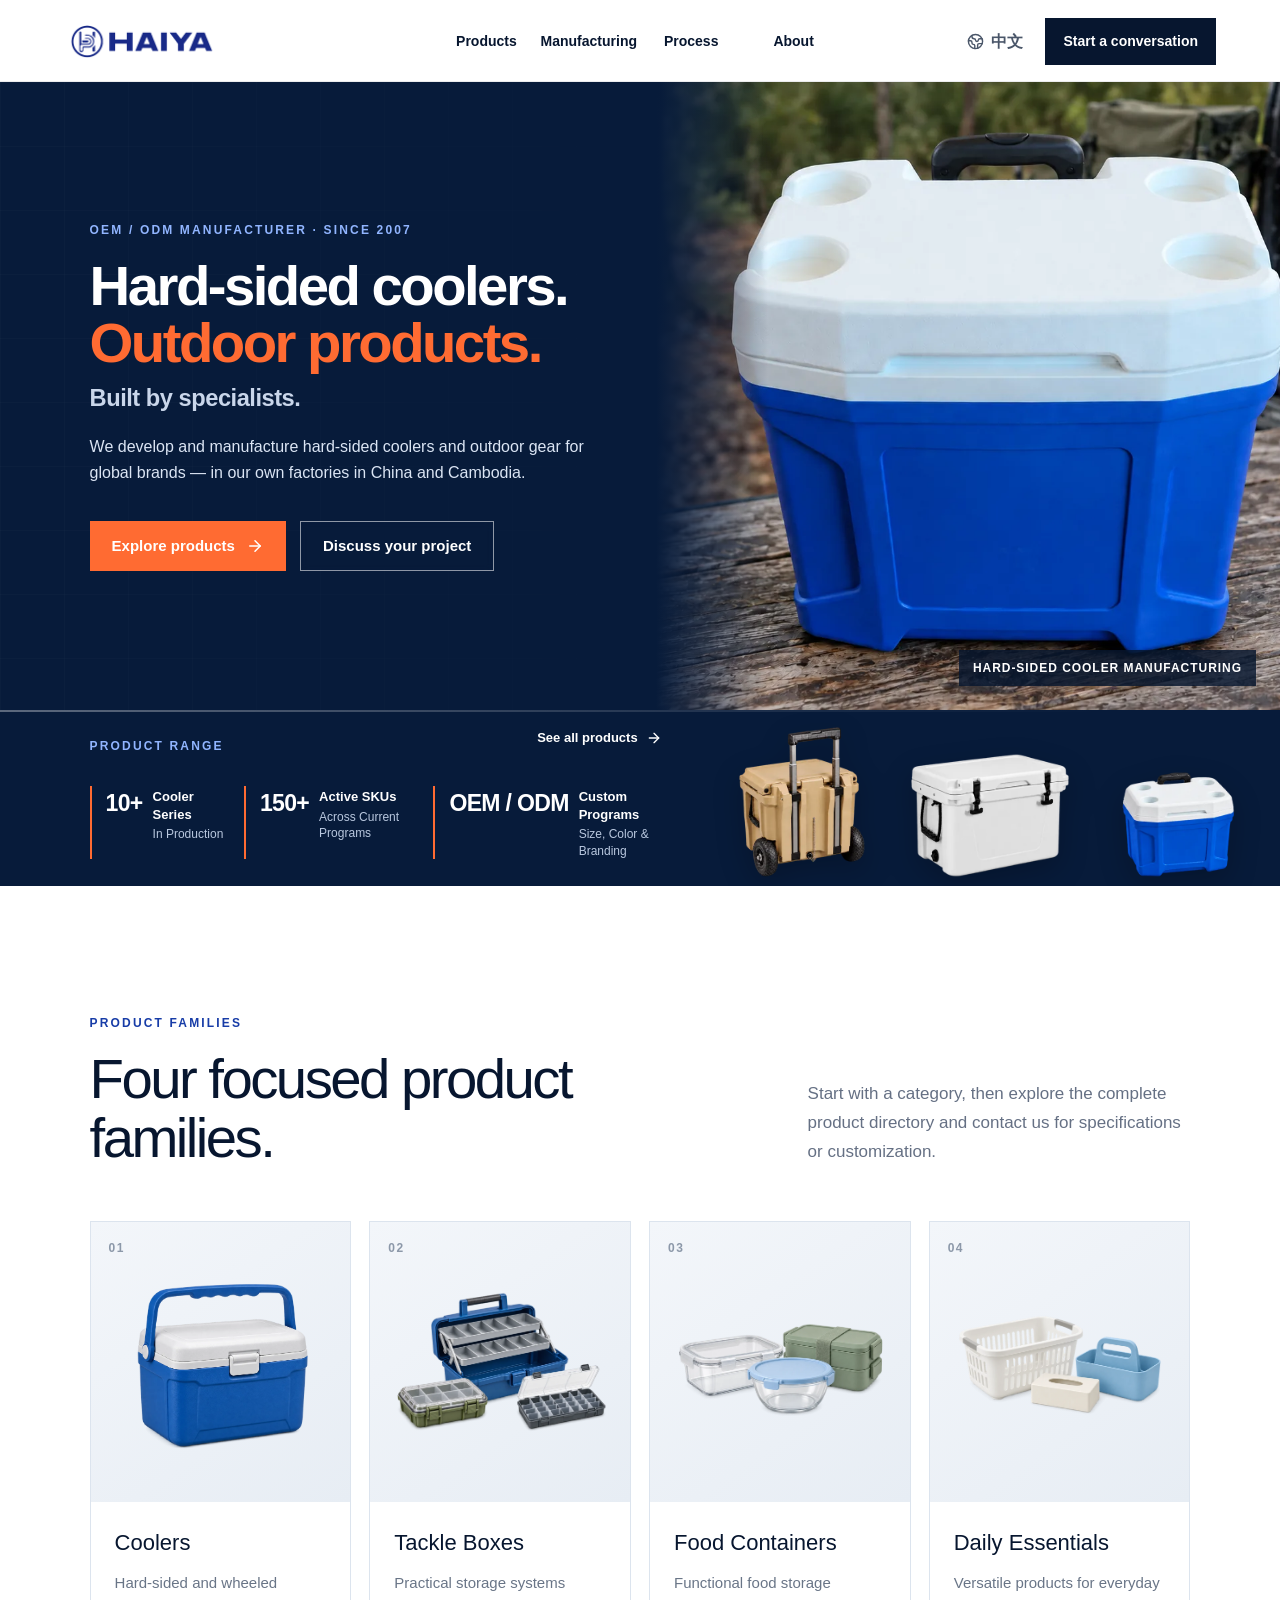
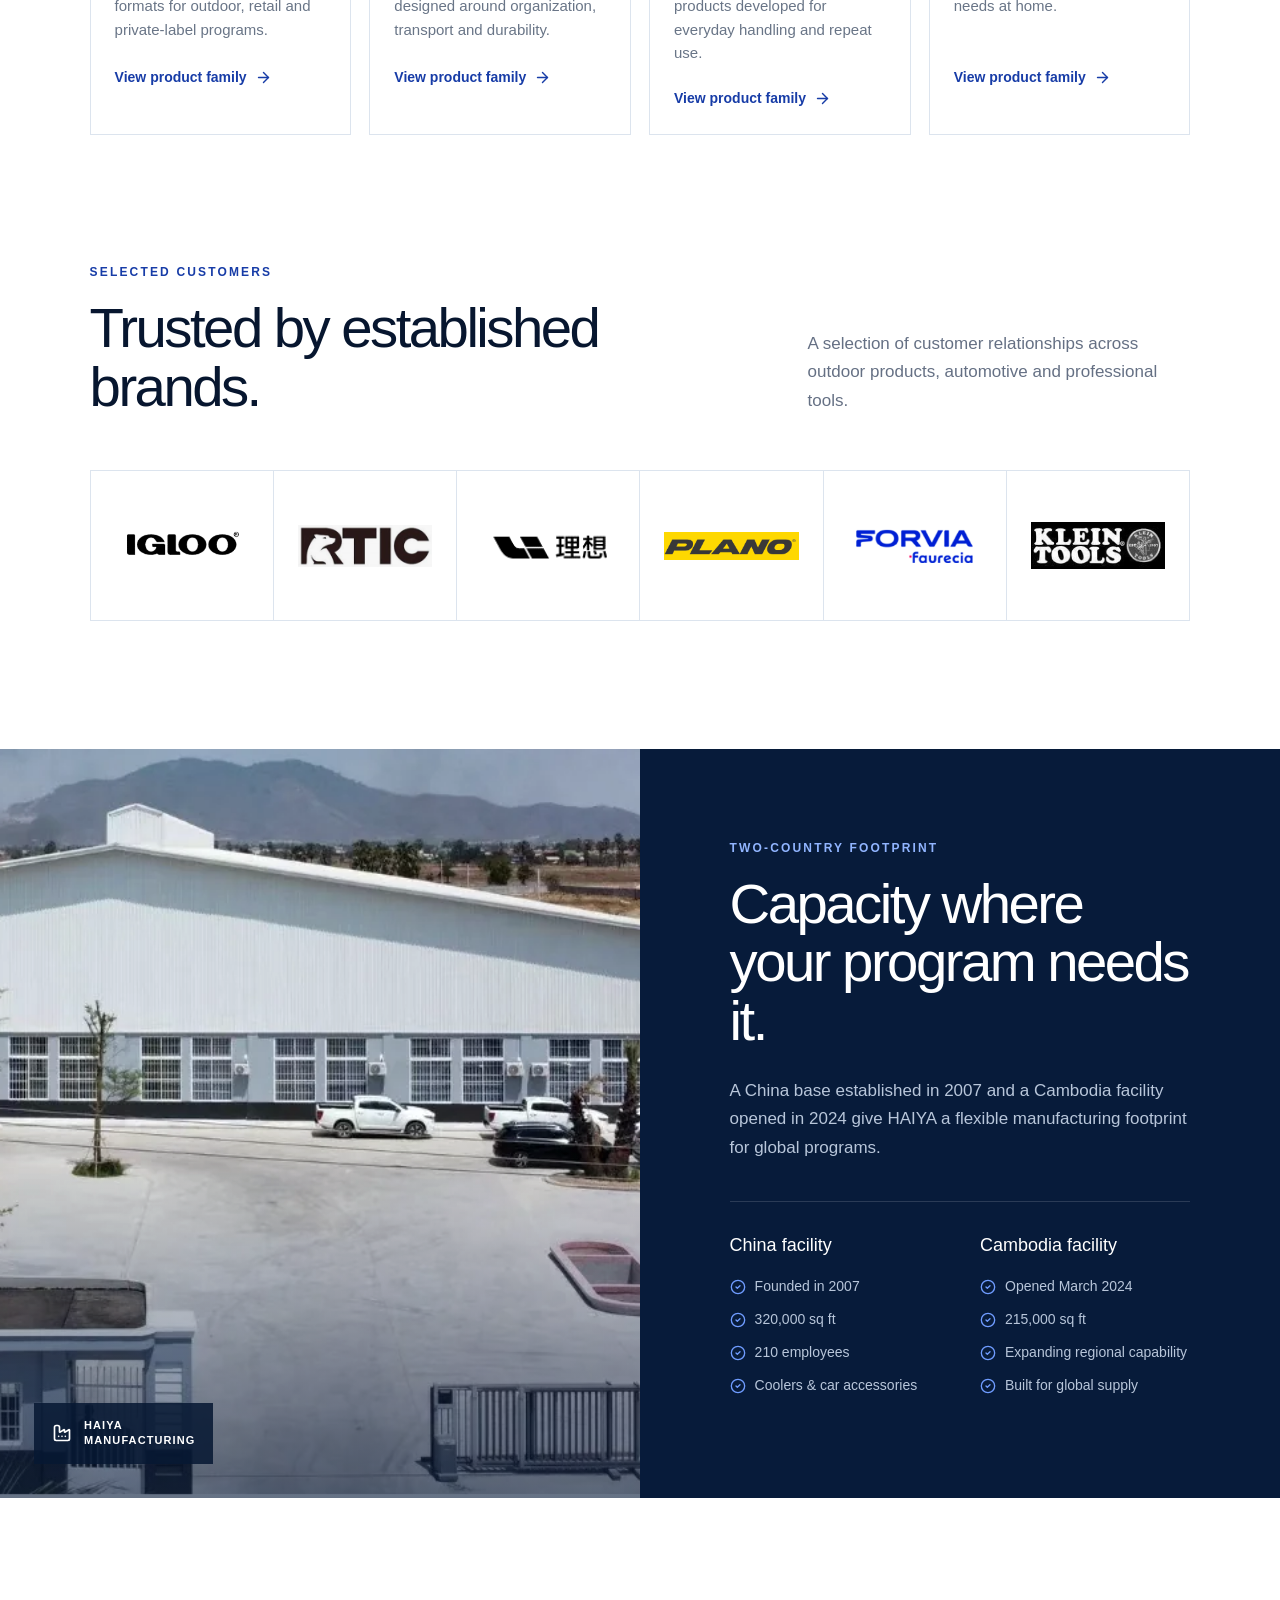
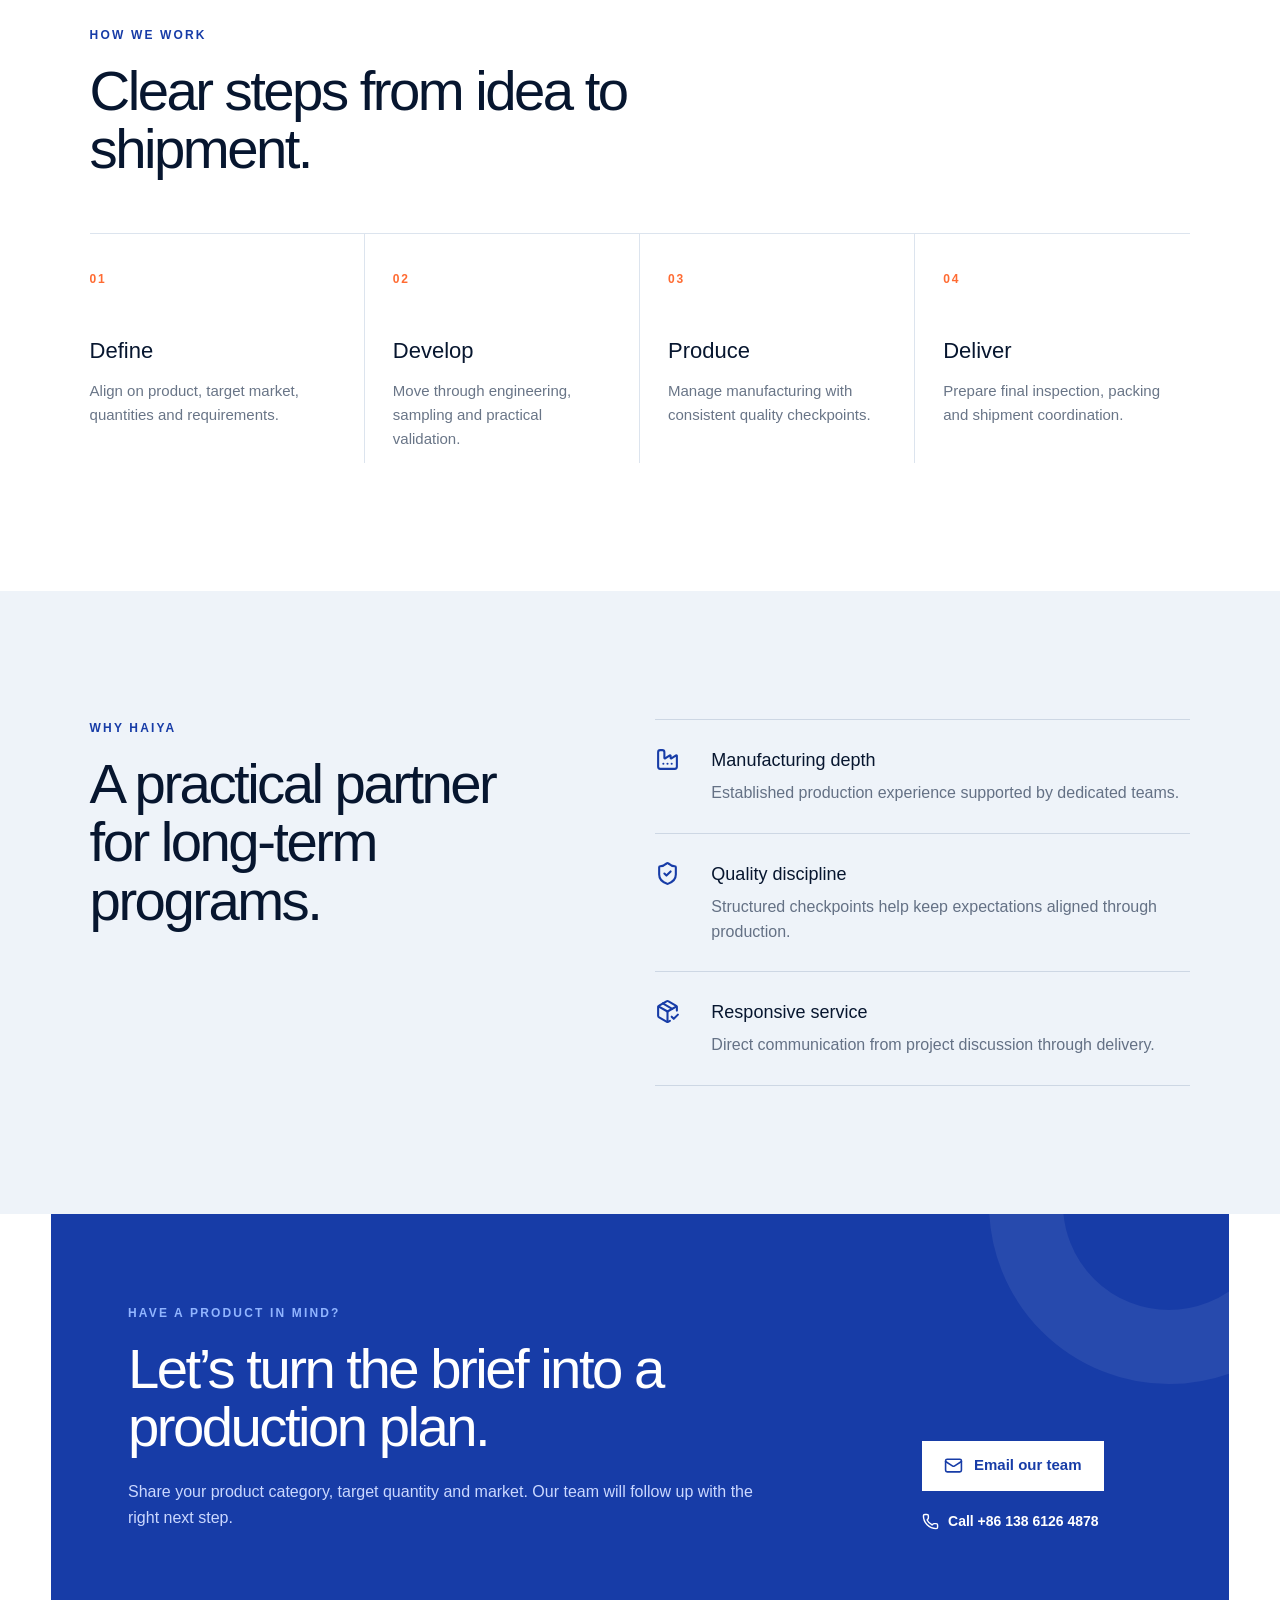
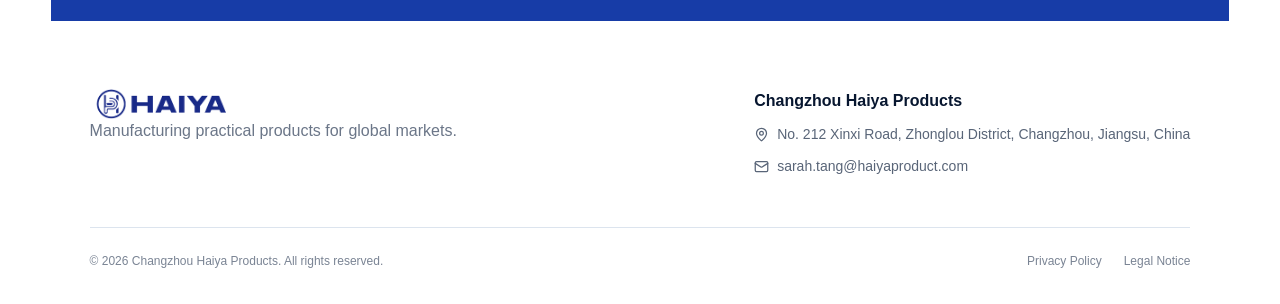
<file: index.html>
<!DOCTYPE html><html lang="en"><head><meta charSet="utf-8"/><meta name="viewport" content="width=device-width, initial-scale=1"/><link rel="stylesheet" href="/_next/static/css/index.BwdDEqfm.css" data-rsc-css-href="/_next/static/css/index.BwdDEqfm.css" data-precedence="vite-rsc/importer-resources"/><link rel="modulepreload" fetchPriority="low" href="/_next/static/chunks/index-aIg0hQ_o.js"/><script src="/_next/static/chunks/rolldown-runtime-C60lm6uB.js" type="module" async=""></script><script src="/_next/static/chunks/framework-D_rUT4EX.js" type="module" async=""></script><link rel="modulepreload" href="/_next/static/chunks/layout-segment-context-CGp4AZ0Q.js" crossorigin=""/><link rel="modulepreload" href="/_next/static/chunks/page-JTBMOQb-.js" crossorigin=""/><link rel="modulepreload" href="/_next/static/chunks/site-footer-D-RrSYYw.js" crossorigin=""/><title>HAIYA | Coolers &amp; Practical Products Manufacturing</title><meta name="description" content="HAIYA manufactures coolers, tackle boxes, food containers and practical plastic products across China and Cambodia."/><link rel="shortcut icon" href="/favicon.svg"/><link rel="icon" href="/favicon.svg"/><script>Object.assign(((self[Symbol.for("vinext.navigationRuntime")]??={bootstrap:{routeManifest:null},functions:{}}).bootstrap.rsc??={rsc:[]}),{params:{},nav:{"pathname":"/","searchParams":[]}})</script><link rel="modulepreload" href="/_next/static/chunks/index-aIg0hQ_o.js" />
</head><body class="antialiased"><main class="site-shell"><header class="topbar"><a href="#top" class="brand" aria-label="HAIYA home"><img src="/images/haiya-logo.png" alt="HAIYA"/></a><nav class="nav " aria-label="Main navigation"><a href="/products">Products</a><a href="/manufacturing">Manufacturing</a><a href="/oem">Process</a><a href="/about">About</a></nav><div class="header-actions"><button class="language" aria-label="Switch language"><svg xmlns="http://www.w3.org/2000/svg" width="17" height="17" viewBox="0 0 24 24" fill="none" stroke="currentColor" stroke-width="2" stroke-linecap="round" stroke-linejoin="round" class="lucide lucide-earth" aria-hidden="true"><path d="M21.54 15H17a2 2 0 0 0-2 2v4.54"></path><path d="M7 3.34V5a3 3 0 0 0 3 3a2 2 0 0 1 2 2c0 1.1.9 2 2 2a2 2 0 0 0 2-2c0-1.1.9-2 2-2h3.17"></path><path d="M11 21.95V18a2 2 0 0 0-2-2a2 2 0 0 1-2-2v-1a2 2 0 0 0-2-2H2.05"></path><circle cx="12" cy="12" r="10"></circle></svg>中文</button><a class="header-cta" href="/contact">Start a conversation</a><button class="menu-button" aria-label="Toggle menu"><svg xmlns="http://www.w3.org/2000/svg" width="24" height="24" viewBox="0 0 24 24" fill="none" stroke="currentColor" stroke-width="2" stroke-linecap="round" stroke-linejoin="round" class="lucide lucide-menu" aria-hidden="true"><path d="M4 5h16"></path><path d="M4 12h16"></path><path d="M4 19h16"></path></svg></button></div></header><section class="hero" id="top"><div class="hero-inner"><div class="hero-content"><p class="eyebrow light">OEM / ODM MANUFACTURER · SINCE 2007</p><h1 class="hero-title"><span>Hard-sided coolers.</span><span class="hero-accent">Outdoor products.</span><span class="hero-tag">Built by specialists.</span></h1><p class="hero-copy">We develop and manufacture hard-sided coolers and outdoor gear for global brands — in our own factories in China and Cambodia.</p><div class="hero-actions"><a class="button button-primary" href="#products">Explore products<svg xmlns="http://www.w3.org/2000/svg" width="18" height="18" viewBox="0 0 24 24" fill="none" stroke="currentColor" stroke-width="2" stroke-linecap="round" stroke-linejoin="round" class="lucide lucide-arrow-right" aria-hidden="true"><path d="M5 12h14"></path><path d="m12 5 7 7-7 7"></path></svg></a><a class="button button-ghost" href="#contact">Discuss your project</a></div></div><figure class="hero-visual"><img src="/images/outdoor-cooler-hero.webp" alt="HAIYA hard-sided cooler in an outdoor setting" fetchPriority="high" decoding="async"/><figcaption>Hard-Sided Cooler Manufacturing</figcaption></figure></div><div class="hero-range" aria-label="Product range"><div class="range-specs"><p class="hero-range-title">Product range</p><dl><div><dt>10+</dt><dd><strong>Cooler Series</strong><span>In Production</span></dd></div><div><dt>150+</dt><dd><strong>Active SKUs</strong><span>Across Current Programs</span></dd></div><div><dt>OEM / ODM</dt><dd><strong>Custom Programs</strong><span>Size, Color &amp; Branding</span></dd></div></dl><a class="range-more" href="/products">See all products<svg xmlns="http://www.w3.org/2000/svg" width="16" height="16" viewBox="0 0 24 24" fill="none" stroke="currentColor" stroke-width="2" stroke-linecap="round" stroke-linejoin="round" class="lucide lucide-arrow-right" aria-hidden="true"><path d="M5 12h14"></path><path d="m12 5 7 7-7 7"></path></svg></a></div><div class="range-lineup"><img class="lineup-image" src="/images/cooler-lineup-wide.webp" alt="HAIYA hard-sided cooler product lineup" decoding="async"/></div></div></section><section class="section products" id="products"><div class="section-heading"><div><p class="eyebrow">PRODUCT FAMILIES</p><h2>Four focused product families.</h2></div><p>Start with a category, then explore the complete product directory and contact us for specifications or customization.</p></div><div class="product-grid"><article class="product-card"><div class="product-image"><span>0<!-- -->1</span><img src="/images/cooler-compact-no-logo.webp" alt="Coolers" loading="lazy" decoding="async"/></div><div class="product-body"><h3>Coolers</h3><p>Hard-sided and wheeled formats for outdoor, retail and private-label programs.</p><a href="/products">View product family<svg xmlns="http://www.w3.org/2000/svg" width="17" height="17" viewBox="0 0 24 24" fill="none" stroke="currentColor" stroke-width="2" stroke-linecap="round" stroke-linejoin="round" class="lucide lucide-arrow-right" aria-hidden="true"><path d="M5 12h14"></path><path d="m12 5 7 7-7 7"></path></svg></a></div></article><article class="product-card"><div class="product-image"><span>0<!-- -->2</span><img src="/images/catalog-concepts/tackle/category-tackle-boxes.webp" alt="Tackle Boxes" loading="lazy" decoding="async"/></div><div class="product-body"><h3>Tackle Boxes</h3><p>Practical storage systems designed around organization, transport and durability.</p><a href="/products">View product family<svg xmlns="http://www.w3.org/2000/svg" width="17" height="17" viewBox="0 0 24 24" fill="none" stroke="currentColor" stroke-width="2" stroke-linecap="round" stroke-linejoin="round" class="lucide lucide-arrow-right" aria-hidden="true"><path d="M5 12h14"></path><path d="m12 5 7 7-7 7"></path></svg></a></div></article><article class="product-card"><div class="product-image"><span>0<!-- -->3</span><img src="/images/catalog-concepts/food/category-food-containers.webp" alt="Food Containers" loading="lazy" decoding="async"/></div><div class="product-body"><h3>Food Containers</h3><p>Functional food storage products developed for everyday handling and repeat use.</p><a href="/products">View product family<svg xmlns="http://www.w3.org/2000/svg" width="17" height="17" viewBox="0 0 24 24" fill="none" stroke="currentColor" stroke-width="2" stroke-linecap="round" stroke-linejoin="round" class="lucide lucide-arrow-right" aria-hidden="true"><path d="M5 12h14"></path><path d="m12 5 7 7-7 7"></path></svg></a></div></article><article class="product-card"><div class="product-image"><span>0<!-- -->4</span><img src="/images/daily-essentials/category-daily-essentials.webp" alt="Daily Essentials" loading="lazy" decoding="async"/></div><div class="product-body"><h3>Daily Essentials</h3><p>Versatile products for everyday needs at home.</p><a href="/products">View product family<svg xmlns="http://www.w3.org/2000/svg" width="17" height="17" viewBox="0 0 24 24" fill="none" stroke="currentColor" stroke-width="2" stroke-linecap="round" stroke-linejoin="round" class="lucide lucide-arrow-right" aria-hidden="true"><path d="M5 12h14"></path><path d="m12 5 7 7-7 7"></path></svg></a></div></article></div></section><section class="section customers" aria-labelledby="customers-title"><div class="section-heading customers-heading"><div><p class="eyebrow">SELECTED CUSTOMERS</p><h2 id="customers-title">Trusted by established brands.</h2></div><p>A selection of customer relationships across outdoor products, automotive and professional tools.</p></div><div class="customer-grid"><div class="customer-logo"><img src="/images/customer-igloo.png" alt="IGLOO" loading="lazy" decoding="async"/></div><div class="customer-logo"><img src="/images/customer-rtic.png" alt="RTIC" loading="lazy" decoding="async"/></div><div class="customer-logo"><img src="/images/customer-li-auto.png" alt="Li Auto" loading="lazy" decoding="async"/></div><div class="customer-logo"><img src="/images/customer-plano.png" alt="PLANO" loading="lazy" decoding="async"/></div><div class="customer-logo"><img src="/images/customer-forvia.png" alt="FORVIA Faurecia" loading="lazy" decoding="async"/></div><div class="customer-logo"><img src="/images/customer-klein-tools.png" alt="Klein Tools" loading="lazy" decoding="async"/></div></div></section><section class="manufacturing" id="manufacturing"><div class="mfg-image"><img src="/images/factory-hero.webp" alt="HAIYA factory campus" loading="lazy" decoding="async"/><div class="image-label"><svg xmlns="http://www.w3.org/2000/svg" width="20" height="20" viewBox="0 0 24 24" fill="none" stroke="currentColor" stroke-width="2" stroke-linecap="round" stroke-linejoin="round" class="lucide lucide-factory" aria-hidden="true"><path d="M12 16h.01"></path><path d="M16 16h.01"></path><path d="M3 19a2 2 0 0 0 2 2h14a2 2 0 0 0 2-2V8.5a.5.5 0 0 0-.769-.422l-4.462 2.844A.5.5 0 0 1 15 10.5v-2a.5.5 0 0 0-.769-.422L9.77 10.922A.5.5 0 0 1 9 10.5V5a2 2 0 0 0-2-2H5a2 2 0 0 0-2 2z"></path><path d="M8 16h.01"></path></svg><span>HAIYA<br/>MANUFACTURING</span></div></div><div class="mfg-content"><p class="eyebrow light">TWO-COUNTRY FOOTPRINT</p><h2>Capacity where your program needs it.</h2><p class="mfg-intro">A China base established in 2007 and a Cambodia facility opened in 2024 give HAIYA a flexible manufacturing footprint for global programs.</p><div class="factory-columns"><div><h3>China facility</h3><p><svg xmlns="http://www.w3.org/2000/svg" width="16" height="16" viewBox="0 0 24 24" fill="none" stroke="currentColor" stroke-width="2" stroke-linecap="round" stroke-linejoin="round" class="lucide lucide-circle-check" aria-hidden="true"><circle cx="12" cy="12" r="10"></circle><path d="m9 12 2 2 4-4"></path></svg>Founded in 2007</p><p><svg xmlns="http://www.w3.org/2000/svg" width="16" height="16" viewBox="0 0 24 24" fill="none" stroke="currentColor" stroke-width="2" stroke-linecap="round" stroke-linejoin="round" class="lucide lucide-circle-check" aria-hidden="true"><circle cx="12" cy="12" r="10"></circle><path d="m9 12 2 2 4-4"></path></svg>320,000 sq ft</p><p><svg xmlns="http://www.w3.org/2000/svg" width="16" height="16" viewBox="0 0 24 24" fill="none" stroke="currentColor" stroke-width="2" stroke-linecap="round" stroke-linejoin="round" class="lucide lucide-circle-check" aria-hidden="true"><circle cx="12" cy="12" r="10"></circle><path d="m9 12 2 2 4-4"></path></svg>210 employees</p><p><svg xmlns="http://www.w3.org/2000/svg" width="16" height="16" viewBox="0 0 24 24" fill="none" stroke="currentColor" stroke-width="2" stroke-linecap="round" stroke-linejoin="round" class="lucide lucide-circle-check" aria-hidden="true"><circle cx="12" cy="12" r="10"></circle><path d="m9 12 2 2 4-4"></path></svg>Coolers &amp; car accessories</p></div><div><h3>Cambodia facility</h3><p><svg xmlns="http://www.w3.org/2000/svg" width="16" height="16" viewBox="0 0 24 24" fill="none" stroke="currentColor" stroke-width="2" stroke-linecap="round" stroke-linejoin="round" class="lucide lucide-circle-check" aria-hidden="true"><circle cx="12" cy="12" r="10"></circle><path d="m9 12 2 2 4-4"></path></svg>Opened March 2024</p><p><svg xmlns="http://www.w3.org/2000/svg" width="16" height="16" viewBox="0 0 24 24" fill="none" stroke="currentColor" stroke-width="2" stroke-linecap="round" stroke-linejoin="round" class="lucide lucide-circle-check" aria-hidden="true"><circle cx="12" cy="12" r="10"></circle><path d="m9 12 2 2 4-4"></path></svg>215,000 sq ft</p><p><svg xmlns="http://www.w3.org/2000/svg" width="16" height="16" viewBox="0 0 24 24" fill="none" stroke="currentColor" stroke-width="2" stroke-linecap="round" stroke-linejoin="round" class="lucide lucide-circle-check" aria-hidden="true"><circle cx="12" cy="12" r="10"></circle><path d="m9 12 2 2 4-4"></path></svg>Expanding regional capability</p><p><svg xmlns="http://www.w3.org/2000/svg" width="16" height="16" viewBox="0 0 24 24" fill="none" stroke="currentColor" stroke-width="2" stroke-linecap="round" stroke-linejoin="round" class="lucide lucide-circle-check" aria-hidden="true"><circle cx="12" cy="12" r="10"></circle><path d="m9 12 2 2 4-4"></path></svg>Built for global supply</p></div></div></div></section><section class="section process" id="process"><div class="section-heading compact"><div><p class="eyebrow">HOW WE WORK</p><h2>Clear steps from idea to shipment.</h2></div></div><div class="steps"><article><span>01</span><h3>Define</h3><p>Align on product, target market, quantities and requirements.</p></article><article><span>02</span><h3>Develop</h3><p>Move through engineering, sampling and practical validation.</p></article><article><span>03</span><h3>Produce</h3><p>Manage manufacturing with consistent quality checkpoints.</p></article><article><span>04</span><h3>Deliver</h3><p>Prepare final inspection, packing and shipment coordination.</p></article></div></section><section class="section promises" id="about"><div class="promise-title"><p class="eyebrow">WHY HAIYA</p><h2>A practical partner for long-term programs.</h2></div><div class="promise-list"><article><svg xmlns="http://www.w3.org/2000/svg" width="25" height="25" viewBox="0 0 24 24" fill="none" stroke="currentColor" stroke-width="2" stroke-linecap="round" stroke-linejoin="round" class="lucide lucide-factory" aria-hidden="true"><path d="M12 16h.01"></path><path d="M16 16h.01"></path><path d="M3 19a2 2 0 0 0 2 2h14a2 2 0 0 0 2-2V8.5a.5.5 0 0 0-.769-.422l-4.462 2.844A.5.5 0 0 1 15 10.5v-2a.5.5 0 0 0-.769-.422L9.77 10.922A.5.5 0 0 1 9 10.5V5a2 2 0 0 0-2-2H5a2 2 0 0 0-2 2z"></path><path d="M8 16h.01"></path></svg><div><h3>Manufacturing depth</h3><p>Established production experience supported by dedicated teams.</p></div></article><article><svg xmlns="http://www.w3.org/2000/svg" width="25" height="25" viewBox="0 0 24 24" fill="none" stroke="currentColor" stroke-width="2" stroke-linecap="round" stroke-linejoin="round" class="lucide lucide-shield-check" aria-hidden="true"><path d="M20 13c0 5-3.5 7.5-7.66 8.95a1 1 0 0 1-.67-.01C7.5 20.5 4 18 4 13V6a1 1 0 0 1 1-1c2 0 4.5-1.2 6.24-2.72a1.17 1.17 0 0 1 1.52 0C14.51 3.81 17 5 19 5a1 1 0 0 1 1 1z"></path><path d="m9 12 2 2 4-4"></path></svg><div><h3>Quality discipline</h3><p>Structured checkpoints help keep expectations aligned through production.</p></div></article><article><svg xmlns="http://www.w3.org/2000/svg" width="25" height="25" viewBox="0 0 24 24" fill="none" stroke="currentColor" stroke-width="2" stroke-linecap="round" stroke-linejoin="round" class="lucide lucide-package-check" aria-hidden="true"><path d="M12 22V12"></path><path d="m16 17 2 2 4-4"></path><path d="M21 11.127V8a2 2 0 0 0-1-1.73l-7-4a2 2 0 0 0-2 0l-7 4A2 2 0 0 0 3 8v8a2 2 0 0 0 1 1.729l7 4a2 2 0 0 0 2 .001l1.32-.753"></path><path d="M3.29 7 12 12l8.71-5"></path><path d="m7.5 4.27 8.997 5.148"></path></svg><div><h3>Responsive service</h3><p>Direct communication from project discussion through delivery.</p></div></article></div></section><section class="contact" id="contact"><div><p class="eyebrow light">HAVE A PRODUCT IN MIND?</p><h2>Let’s turn the brief into a production plan.</h2><p>Share your product category, target quantity and market. Our team will follow up with the right next step.</p></div><div class="contact-actions"><a class="button button-white" href="mailto:sarah.tang@haiyaproduct.com"><svg xmlns="http://www.w3.org/2000/svg" width="19" height="19" viewBox="0 0 24 24" fill="none" stroke="currentColor" stroke-width="2" stroke-linecap="round" stroke-linejoin="round" class="lucide lucide-mail" aria-hidden="true"><path d="m22 7-8.991 5.727a2 2 0 0 1-2.009 0L2 7"></path><rect x="2" y="4" width="20" height="16" rx="2"></rect></svg>Email our team</a><a class="phone-link" href="tel:+8613861264878"><svg xmlns="http://www.w3.org/2000/svg" width="17" height="17" viewBox="0 0 24 24" fill="none" stroke="currentColor" stroke-width="2" stroke-linecap="round" stroke-linejoin="round" class="lucide lucide-phone" aria-hidden="true"><path d="M13.832 16.568a1 1 0 0 0 1.213-.303l.355-.465A2 2 0 0 1 17 15h3a2 2 0 0 1 2 2v3a2 2 0 0 1-2 2A18 18 0 0 1 2 4a2 2 0 0 1 2-2h3a2 2 0 0 1 2 2v3a2 2 0 0 1-.8 1.6l-.468.351a1 1 0 0 0-.292 1.233 14 14 0 0 0 6.392 6.384"></path></svg>Call +86 138 6126 4878</a></div></section><footer><div class="footer-brand"><img src="/images/haiya-logo.png" alt="HAIYA"/><p>Manufacturing practical products for global markets.</p></div><div class="footer-contact"><strong>Changzhou Haiya Products</strong><span><svg xmlns="http://www.w3.org/2000/svg" width="15" height="15" viewBox="0 0 24 24" fill="none" stroke="currentColor" stroke-width="2" stroke-linecap="round" stroke-linejoin="round" class="lucide lucide-map-pin" aria-hidden="true"><path d="M20 10c0 4.993-5.539 10.193-7.399 11.799a1 1 0 0 1-1.202 0C9.539 20.193 4 14.993 4 10a8 8 0 0 1 16 0"></path><circle cx="12" cy="10" r="3"></circle></svg>No. 212 Xinxi Road, Zhonglou District, Changzhou, Jiangsu, China</span><a href="mailto:sarah.tang@haiyaproduct.com"><svg xmlns="http://www.w3.org/2000/svg" width="15" height="15" viewBox="0 0 24 24" fill="none" stroke="currentColor" stroke-width="2" stroke-linecap="round" stroke-linejoin="round" class="lucide lucide-mail" aria-hidden="true"><path d="m22 7-8.991 5.727a2 2 0 0 1-2.009 0L2 7"></path><rect x="2" y="4" width="20" height="16" rx="2"></rect></svg>sarah.tang@haiyaproduct.com</a></div><div class="footer-legal"><span>© 2026 <!-- -->Changzhou Haiya Products. All rights reserved.</span><nav aria-label="Legal information"><a href="/privacy">Privacy Policy</a><a href="/legal">Legal Notice</a></nav></div></footer><button class="back-to-top " aria-label="Back to top" title="Back to top"><svg xmlns="http://www.w3.org/2000/svg" width="22" height="22" viewBox="0 0 24 24" fill="none" stroke="currentColor" stroke-width="2" stroke-linecap="round" stroke-linejoin="round" class="lucide lucide-arrow-up" aria-hidden="true"><path d="m5 12 7-7 7 7"></path><path d="M12 19V5"></path></svg></button></main><script type="module" src="/_next/static/chunks/index-aIg0hQ_o.js" id="_R_" async=""></script><script>((self[Symbol.for("vinext.navigationRuntime")]??={bootstrap:{routeManifest:null},functions:{}}).bootstrap.rsc??={rsc:[]}).rsc.push("2:I[\"8c0f216c4604\",[],\"Children\",1]\n")</script><script>((self[Symbol.for("vinext.navigationRuntime")]??={bootstrap:{routeManifest:null},functions:{}}).bootstrap.rsc??={rsc:[]}).rsc.push("3:I[\"593f344dc510\",[],\"GlobalErrorBoundary\",1]\n")</script><script>((self[Symbol.for("vinext.navigationRuntime")]??={bootstrap:{routeManifest:null},functions:{}}).bootstrap.rsc??={rsc:[]}).rsc.push("4:I[\"0b874ad30386\",[],\"default\",1]\n")</script><script>((self[Symbol.for("vinext.navigationRuntime")]??={bootstrap:{routeManifest:null},functions:{}}).bootstrap.rsc??={rsc:[]}).rsc.push("5:I[\"593f344dc510\",[],\"ErrorBoundary\",1]\n")</script><script>((self[Symbol.for("vinext.navigationRuntime")]??={bootstrap:{routeManifest:null},functions:{}}).bootstrap.rsc??={rsc:[]}).rsc.push("6:I[\"15c18cfaeeff\",[],\"LayoutSegmentProvider\",1]\n")</script><script>((self[Symbol.for("vinext.navigationRuntime")]??={bootstrap:{routeManifest:null},functions:{}}).bootstrap.rsc??={rsc:[]}).rsc.push("7:I[\"8c0f216c4604\",[],\"Slot\",1]\n")</script><script>((self[Symbol.for("vinext.navigationRuntime")]??={bootstrap:{routeManifest:null},functions:{}}).bootstrap.rsc??={rsc:[]}).rsc.push("8:I[\"593f344dc510\",[],\"NotFoundBoundary\",1]\n")</script><script>((self[Symbol.for("vinext.navigationRuntime")]??={bootstrap:{routeManifest:null},functions:{}}).bootstrap.rsc??={rsc:[]}).rsc.push("9:I[\"9276801271d6\",[],\"AppRouterScrollTarget\",1]\n")</script><script>((self[Symbol.for("vinext.navigationRuntime")]??={bootstrap:{routeManifest:null},functions:{}}).bootstrap.rsc??={rsc:[]}).rsc.push("a:I[\"593f344dc510\",[],\"RedirectBoundary\",1]\n")</script><script>((self[Symbol.for("vinext.navigationRuntime")]??={bootstrap:{routeManifest:null},functions:{}}).bootstrap.rsc??={rsc:[]}).rsc.push(":HL[\"/_next/static/css/index.BwdDEqfm.css\",\"style\"     ]\n")</script><script>((self[Symbol.for("vinext.navigationRuntime")]??={bootstrap:{routeManifest:null},functions:{}}).bootstrap.rsc??={rsc:[]}).rsc.push("0:{\"page:/\":\"$L1\",\"layout:/\":[[[\"$\",\"link\",\"css:/_next/static/css/index.BwdDEqfm.css\",{\"rel\":\"stylesheet\",\"precedence\":\"vite-rsc/importer-resources\",\"href\":\"/_next/static/css/index.BwdDEqfm.css\",\"data-rsc-css-href\":\"/_next/static/css/index.BwdDEqfm.css\"}],\"$undefined\"],[\"$\",\"html\",null,{\"lang\":\"en\",\"children\":[\"$\",\"body\",null,{\"className\":\"antialiased\",\"children\":[\"$\",\"$L2\",null,{}]}]}]],\"route:/\":[[[\"$\",\"meta\",null,{\"charSet\":\"utf-8\"}],[[\"$\",\"title\",\"0\",{\"children\":\"HAIYA | Coolers \u0026 Practical Products Manufacturing\"}],[\"$\",\"meta\",\"1\",{\"name\":\"description\",\"content\":\"HAIYA manufactures coolers, tackle boxes, food containers and practical plastic products across China and Cambodia.\"}],[\"$\",\"link\",\"2\",{\"data-vinext-streamed-icon\":\"$undefined\",\"rel\":\"shortcut icon\",\"href\":\"/favicon.svg\",\"type\":\"$undefined\",\"sizes\":\"$undefined\",\"color\":\"$undefined\",\"media\":\"$undefined\",\"fetchPriority\":\"$undefined\"}],[\"$\",\"link\",\"3\",{\"data-vinext-streamed-icon\":\"$undefined\",\"rel\":\"icon\",\"href\":\"/favicon.svg\",\"type\":\"$undefined\",\"sizes\":\"$undefined\",\"color\":\"$undefined\",\"media\":\"$undefined\",\"fetchPriority\":\"$undefined\"}]],[[\"$\",\"meta\",\"0\",{\"name\":\"viewport\",\"content\":\"width=device-width, initial-scale=1\"}]]],[\"$\",\"$L3\",null,{\"fallback\":\"$4\",\"children\":[\"$\",\"$L5\",null,{\"fallback\":\"$4\",\"children\":[\"$\",\"$L6\",null,{\"providerId\":\"layout:/\",\"segmentMap\":{\"children\":[]},\"children\":[\"$\",\"$L7\",null,{\"id\":\"layout:/\",\"parallelSlots\":\"$undefined\",\"children\":[\"$\",\"$L8\",null,{\"resetKey\":\"\",\"fallback\":[[\"$\",\"title\",null,{\"children\":\"404: This page could not be found.\"}],[\"$\",\"div\",null,{\"style\":{\"fontFamily\":\"system-ui,\\\"Segoe UI\\\",Roboto,Helvetica,Arial,sans-serif,\\\"Apple Color Emoji\\\",\\\"Segoe UI Emoji\\\"\",\"height\":\"100vh\",\"textAlign\":\"center\",\"display\":\"flex\",\"flexDirection\":\"column\",\"alignItems\":\"center\",\"justifyContent\":\"center\"},\"children\":[\"$\",\"div\",null,{\"children\":[[\"$\",\"style\",null,{\"dangerouslySetInnerHTML\":{\"__html\":\"body{color:#000;background:#fff;margin:0}.next-error-h1{border-right:1px solid rgba(0,0,0,.3)}@media (prefers-color-scheme:dark){body{color:#fff;background:#000}.next-error-h1{border-right:1px solid rgba(255,255,255,.3)}}\"}}],[\"$\",\"h1\",null,{\"className\":\"next-error-h1\",\"style\":{\"display\":\"inline-block\",\"margin\":\"0 20px 0 0\",\"padding\":\"0 23px 0 0\",\"fontSize\":24,\"fontWeight\":500,\"verticalAlign\":\"top\",\"lineHeight\":\"49px\"},\"children\":404}],[\"$\",\"div\",null,{\"style\":{\"display\":\"inline-block\"},\"children\":[\"$\",\"h2\",null,{\"style\":{\"fontSize\":14,\"fontWeight\":400,\"lineHeight\":\"49px\",\"margin\":0},\"children\":\"This page could not be found.\"}]}]]}]}]],\"children\":[\"$\",\"$L9\",null,{\"children\":[\"$\",\"$La\",null,{\"children\":[[\"$\",\"$L6\",null,{\"providerId\":\"page:/\",\"segmentMap\":{\"children\":[\"__PAGE__\"]},\"children\":[\"$\",\"$L7\",null,{\"id\":\"page:/\"}]}],null]}]}]}]}]}]}]}],null,null],\"__route\":\"route:/\",\"__interceptionContext\":null,\"__layoutIds\":[\"layout:/\"],\"__rootLayout\":\"/\",\"__bfcacheSegmentIdentities\":{\"layout:/\":\"[\\\"layout\\\",\\\"layout:/\\\",\\\"root-boundary:/\\\",\\\"\\\"]\",\"page:/\":\"[\\\"page\\\",\\\"page:/\\\",\\\"root-boundary:/\\\",\\\"\\\"]\"},\"__srcPage\":[\"page\"],\"__layoutFlags\":{\"layout:/\":\"s\"},\"__artifactCompatibility\":{\"schemaVersion\":1,\"graphVersion\":\"app-route-graph:1177fd80f83fa7b0\",\"deploymentVersion\":\"94431bf4-6bac-410f-a605-298ddca34caa\",\"appElementsSchemaVersion\":1,\"rscPayloadSchemaVersion\":1,\"rootBoundaryId\":\"/\",\"renderEpoch\":null}}\n")</script><script>((self[Symbol.for("vinext.navigationRuntime")]??={bootstrap:{routeManifest:null},functions:{}}).bootstrap.rsc??={rsc:[]}).rsc.push("b:I[\"6efdf509a785\",[],\"default\",1]\n")</script><script>((self[Symbol.for("vinext.navigationRuntime")]??={bootstrap:{routeManifest:null},functions:{}}).bootstrap.rsc??={rsc:[]}).rsc.push("1:[\"$\",\"$Lb\",null,{\"params\":\"$@c\",\"searchParams\":\"$@d\"}]\n")</script><script>((self[Symbol.for("vinext.navigationRuntime")]??={bootstrap:{routeManifest:null},functions:{}}).bootstrap.rsc??={rsc:[]}).rsc.push("c:{}\n")</script><script>((self[Symbol.for("vinext.navigationRuntime")]??={bootstrap:{routeManifest:null},functions:{}}).bootstrap.rsc??={rsc:[]}).rsc.push("d:{}\n")</script><script>Object.assign(((self[Symbol.for("vinext.navigationRuntime")]??={bootstrap:{routeManifest:null},functions:{}}).bootstrap.rsc??={rsc:[]}),{"initialCacheKind":"dynamic"});((self[Symbol.for("vinext.navigationRuntime")]??={bootstrap:{routeManifest:null},functions:{}}).bootstrap.rsc??={rsc:[]}).done=true</script></body></html>
</file>
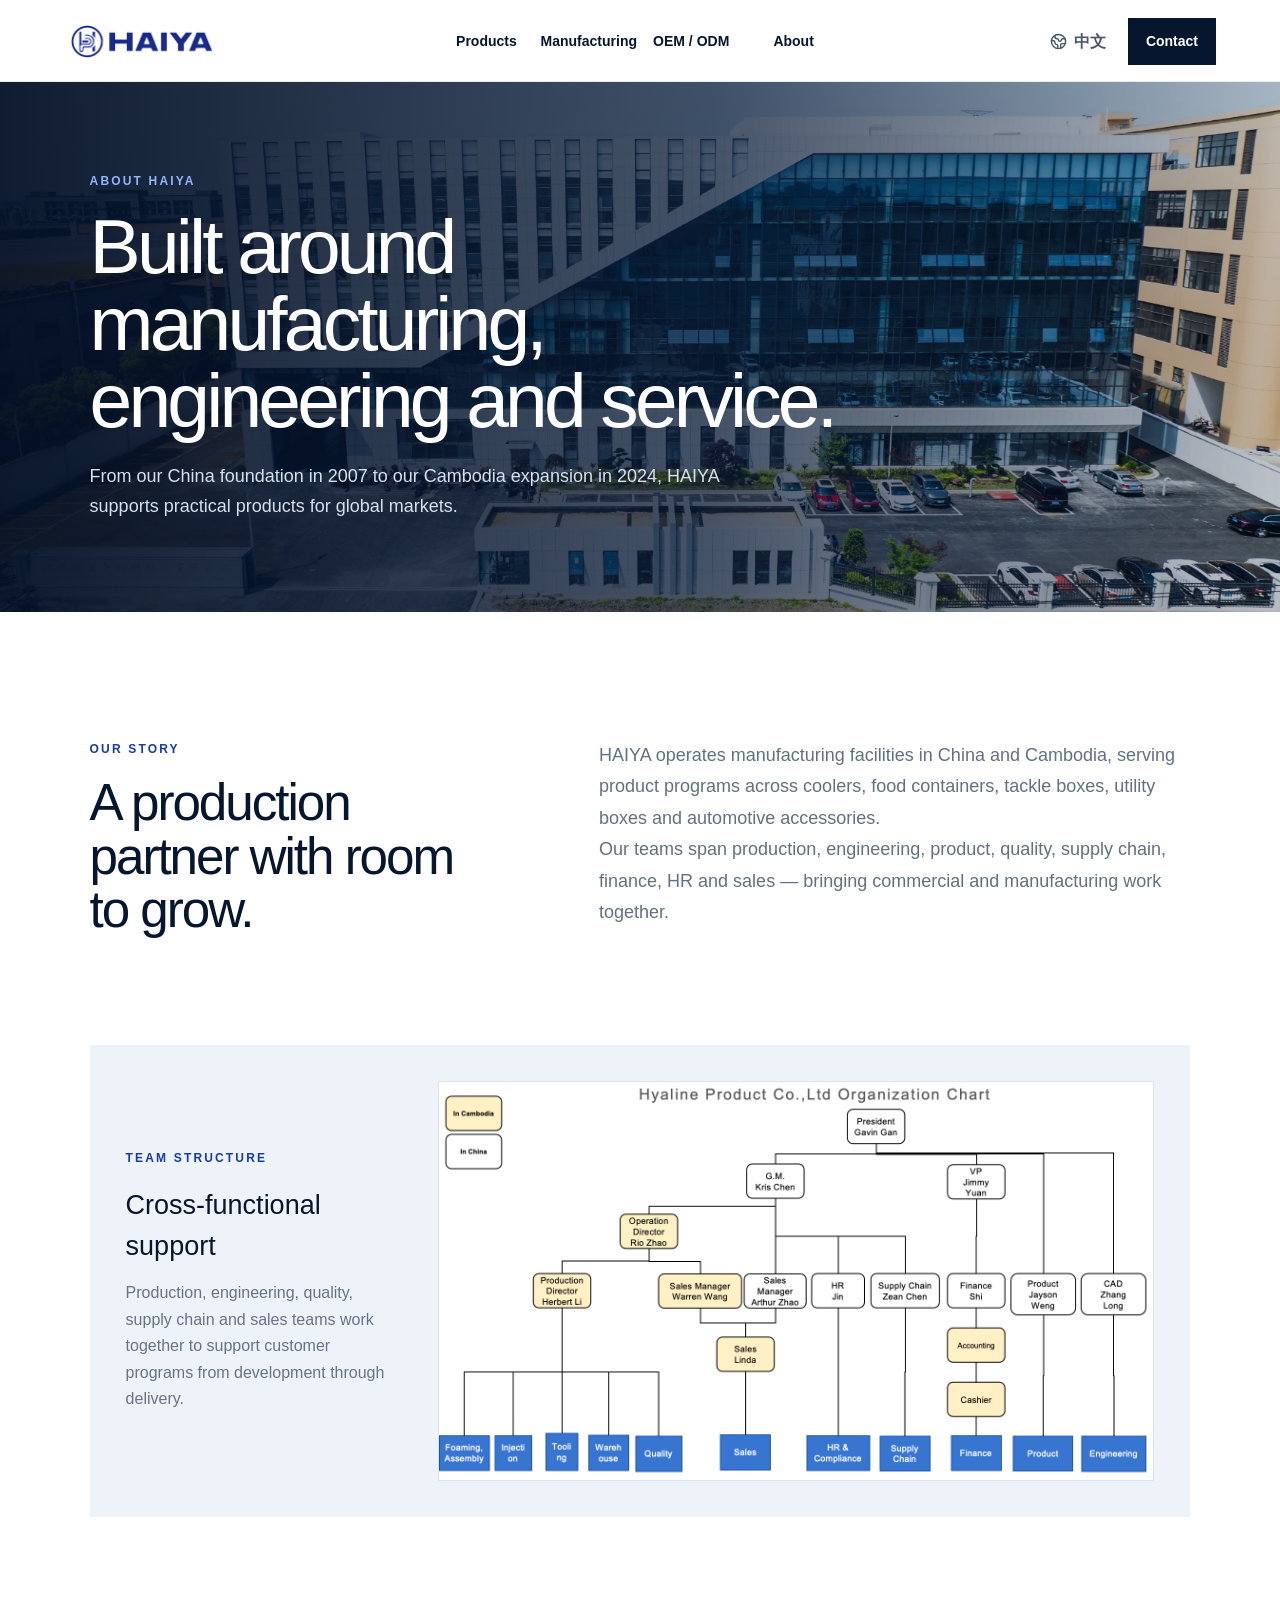
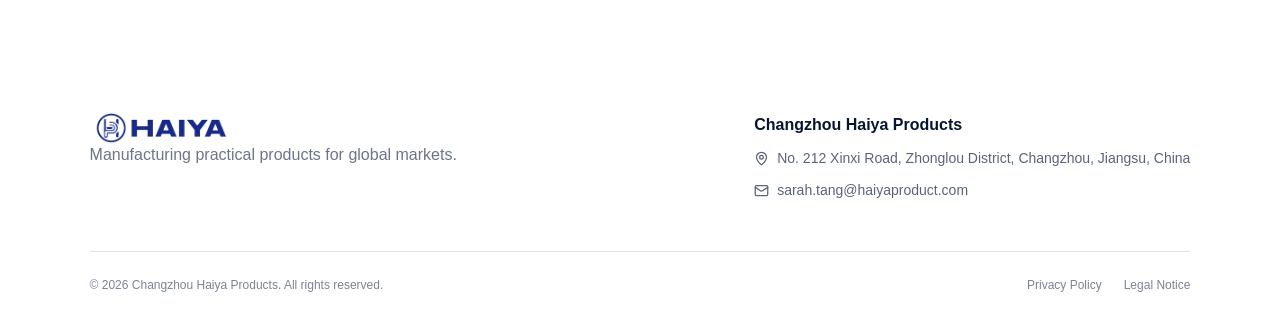
<file: about/index.html>
<!DOCTYPE html><html lang="en"><head><meta charSet="utf-8"/><meta name="viewport" content="width=device-width, initial-scale=1"/><link rel="stylesheet" href="/_next/static/css/index.BwdDEqfm.css" data-rsc-css-href="/_next/static/css/index.BwdDEqfm.css" data-precedence="vite-rsc/importer-resources"/><link rel="modulepreload" fetchPriority="low" href="/_next/static/chunks/index-aIg0hQ_o.js"/><script src="/_next/static/chunks/rolldown-runtime-C60lm6uB.js" type="module" async=""></script><script src="/_next/static/chunks/framework-D_rUT4EX.js" type="module" async=""></script><link rel="modulepreload" href="/_next/static/chunks/layout-segment-context-CGp4AZ0Q.js" crossorigin=""/><link rel="modulepreload" href="/_next/static/chunks/interior-page-CCPYUi7Q.js" crossorigin=""/><link rel="modulepreload" href="/_next/static/chunks/site-footer-D-RrSYYw.js" crossorigin=""/><title>HAIYA | Coolers &amp; Practical Products Manufacturing</title><meta name="description" content="HAIYA manufactures coolers, tackle boxes, food containers and practical plastic products across China and Cambodia."/><link rel="shortcut icon" href="/favicon.svg"/><link rel="icon" href="/favicon.svg"/><script>Object.assign(((self[Symbol.for("vinext.navigationRuntime")]??={bootstrap:{routeManifest:null},functions:{}}).bootstrap.rsc??={rsc:[]}),{params:{},nav:{"pathname":"/about","searchParams":[]}})</script><link rel="modulepreload" href="/_next/static/chunks/index-aIg0hQ_o.js" />
</head><body class="antialiased"><main class="site-shell"><header class="topbar interior-nav"><a href="/" class="brand"><img src="/images/haiya-logo.png" alt="HAIYA"/></a><nav class="nav "><a href="/products">Products</a><a href="/manufacturing">Manufacturing</a><a href="/oem">OEM / ODM</a><a href="/about">About</a></nav><div class="header-actions"><button class="language"><svg xmlns="http://www.w3.org/2000/svg" width="17" height="17" viewBox="0 0 24 24" fill="none" stroke="currentColor" stroke-width="2" stroke-linecap="round" stroke-linejoin="round" class="lucide lucide-earth" aria-hidden="true"><path d="M21.54 15H17a2 2 0 0 0-2 2v4.54"></path><path d="M7 3.34V5a3 3 0 0 0 3 3a2 2 0 0 1 2 2c0 1.1.9 2 2 2a2 2 0 0 0 2-2c0-1.1.9-2 2-2h3.17"></path><path d="M11 21.95V18a2 2 0 0 0-2-2a2 2 0 0 1-2-2v-1a2 2 0 0 0-2-2H2.05"></path><circle cx="12" cy="12" r="10"></circle></svg>中文</button><a class="header-cta" href="/contact">Contact</a><button class="menu-button"><svg xmlns="http://www.w3.org/2000/svg" width="24" height="24" viewBox="0 0 24 24" fill="none" stroke="currentColor" stroke-width="2" stroke-linecap="round" stroke-linejoin="round" class="lucide lucide-menu" aria-hidden="true"><path d="M4 5h16"></path><path d="M4 12h16"></path><path d="M4 19h16"></path></svg></button></div></header><section class="inner-hero"><img src="/images/china-factory.webp" alt="" fetchPriority="high" decoding="async"/><div class="inner-hero-shade"></div><div><p class="eyebrow light">ABOUT HAIYA</p><h1>Built around manufacturing, engineering and service.</h1><p>From our China foundation in 2007 to our Cambodia expansion in 2024, HAIYA supports practical products for global markets.</p></div></section><section class="section inner-section about-layout"><div><p class="eyebrow">OUR STORY</p><h2>A production partner with room to grow.</h2></div><div class="about-copy"><p>HAIYA operates manufacturing facilities in China and Cambodia, serving product programs across coolers, food containers, tackle boxes, utility boxes and automotive accessories.</p><p>Our teams span production, engineering, product, quality, supply chain, finance, HR and sales — bringing commercial and manufacturing work together.</p></div><div class="team-preview"><div><p class="eyebrow">TEAM STRUCTURE</p><h3>Cross-functional support</h3><p>Production, engineering, quality, supply chain and sales teams work together to support customer programs from development through delivery.</p></div><img src="/images/team-structure.png" alt="HAIYA organization chart" loading="lazy" decoding="async"/></div></section><footer><div class="footer-brand"><img src="/images/haiya-logo.png" alt="HAIYA"/><p>Manufacturing practical products for global markets.</p></div><div class="footer-contact"><strong>Changzhou Haiya Products</strong><span><svg xmlns="http://www.w3.org/2000/svg" width="15" height="15" viewBox="0 0 24 24" fill="none" stroke="currentColor" stroke-width="2" stroke-linecap="round" stroke-linejoin="round" class="lucide lucide-map-pin" aria-hidden="true"><path d="M20 10c0 4.993-5.539 10.193-7.399 11.799a1 1 0 0 1-1.202 0C9.539 20.193 4 14.993 4 10a8 8 0 0 1 16 0"></path><circle cx="12" cy="10" r="3"></circle></svg>No. 212 Xinxi Road, Zhonglou District, Changzhou, Jiangsu, China</span><a href="mailto:sarah.tang@haiyaproduct.com"><svg xmlns="http://www.w3.org/2000/svg" width="15" height="15" viewBox="0 0 24 24" fill="none" stroke="currentColor" stroke-width="2" stroke-linecap="round" stroke-linejoin="round" class="lucide lucide-mail" aria-hidden="true"><path d="m22 7-8.991 5.727a2 2 0 0 1-2.009 0L2 7"></path><rect x="2" y="4" width="20" height="16" rx="2"></rect></svg>sarah.tang@haiyaproduct.com</a></div><div class="footer-legal"><span>© 2026 <!-- -->Changzhou Haiya Products. All rights reserved.</span><nav aria-label="Legal information"><a href="/privacy">Privacy Policy</a><a href="/legal">Legal Notice</a></nav></div></footer></main><script type="module" src="/_next/static/chunks/index-aIg0hQ_o.js" id="_R_" async=""></script><script>((self[Symbol.for("vinext.navigationRuntime")]??={bootstrap:{routeManifest:null},functions:{}}).bootstrap.rsc??={rsc:[]}).rsc.push("0:{\"page:/about\":\"$L1\",\"layout:/\":\"$L2\",\"route:/about\":\"$L3\",\"__route\":\"route:/about\",\"__interceptionContext\":null,\"__layoutIds\":[\"layout:/\"],\"__rootLayout\":\"/\",\"__bfcacheSegmentIdentities\":{\"layout:/\":\"[\\\"layout\\\",\\\"layout:/\\\",\\\"root-boundary:/\\\",\\\"\\\"]\",\"page:/about\":\"[\\\"page\\\",\\\"page:/about\\\",\\\"root-boundary:/\\\",\\\"[\\\\\\\"about\\\\\\\"]\\\"]\"},\"__srcPage\":[\"about\",\"page\"],\"__layoutFlags\":{\"layout:/\":\"s\"},\"__artifactCompatibility\":{\"schemaVersion\":1,\"graphVersion\":\"app-route-graph:5d73bdb41b200fd7\",\"deploymentVersion\":\"94431bf4-6bac-410f-a605-298ddca34caa\",\"appElementsSchemaVersion\":1,\"rscPayloadSchemaVersion\":1,\"rootBoundaryId\":\"/\",\"renderEpoch\":null}}\n")</script><script>((self[Symbol.for("vinext.navigationRuntime")]??={bootstrap:{routeManifest:null},functions:{}}).bootstrap.rsc??={rsc:[]}).rsc.push("4:I[\"8c0f216c4604\",[],\"Children\",1]\n")</script><script>((self[Symbol.for("vinext.navigationRuntime")]??={bootstrap:{routeManifest:null},functions:{}}).bootstrap.rsc??={rsc:[]}).rsc.push("5:I[\"593f344dc510\",[],\"GlobalErrorBoundary\",1]\n")</script><script>((self[Symbol.for("vinext.navigationRuntime")]??={bootstrap:{routeManifest:null},functions:{}}).bootstrap.rsc??={rsc:[]}).rsc.push("6:I[\"0b874ad30386\",[],\"default\",1]\n")</script><script>((self[Symbol.for("vinext.navigationRuntime")]??={bootstrap:{routeManifest:null},functions:{}}).bootstrap.rsc??={rsc:[]}).rsc.push("7:I[\"593f344dc510\",[],\"ErrorBoundary\",1]\n")</script><script>((self[Symbol.for("vinext.navigationRuntime")]??={bootstrap:{routeManifest:null},functions:{}}).bootstrap.rsc??={rsc:[]}).rsc.push("8:I[\"15c18cfaeeff\",[],\"LayoutSegmentProvider\",1]\n")</script><script>((self[Symbol.for("vinext.navigationRuntime")]??={bootstrap:{routeManifest:null},functions:{}}).bootstrap.rsc??={rsc:[]}).rsc.push("9:I[\"8c0f216c4604\",[],\"Slot\",1]\n")</script><script>((self[Symbol.for("vinext.navigationRuntime")]??={bootstrap:{routeManifest:null},functions:{}}).bootstrap.rsc??={rsc:[]}).rsc.push("a:I[\"593f344dc510\",[],\"NotFoundBoundary\",1]\n")</script><script>((self[Symbol.for("vinext.navigationRuntime")]??={bootstrap:{routeManifest:null},functions:{}}).bootstrap.rsc??={rsc:[]}).rsc.push("b:I[\"9276801271d6\",[],\"AppRouterScrollTarget\",1]\n")</script><script>((self[Symbol.for("vinext.navigationRuntime")]??={bootstrap:{routeManifest:null},functions:{}}).bootstrap.rsc??={rsc:[]}).rsc.push("c:I[\"593f344dc510\",[],\"RedirectBoundary\",1]\n")</script><script>((self[Symbol.for("vinext.navigationRuntime")]??={bootstrap:{routeManifest:null},functions:{}}).bootstrap.rsc??={rsc:[]}).rsc.push(":HL[\"/_next/static/css/index.BwdDEqfm.css\",\"style\"     ]\n")</script><script>((self[Symbol.for("vinext.navigationRuntime")]??={bootstrap:{routeManifest:null},functions:{}}).bootstrap.rsc??={rsc:[]}).rsc.push("2:[[[\"$\",\"link\",\"css:/_next/static/css/index.BwdDEqfm.css\",{\"rel\":\"stylesheet\",\"precedence\":\"vite-rsc/importer-resources\",\"href\":\"/_next/static/css/index.BwdDEqfm.css\",\"data-rsc-css-href\":\"/_next/static/css/index.BwdDEqfm.css\"}],\"$undefined\"],[\"$\",\"html\",null,{\"lang\":\"en\",\"children\":[\"$\",\"body\",null,{\"className\":\"antialiased\",\"children\":[\"$\",\"$L4\",null,{}]}]}]]\n")</script><script>((self[Symbol.for("vinext.navigationRuntime")]??={bootstrap:{routeManifest:null},functions:{}}).bootstrap.rsc??={rsc:[]}).rsc.push("3:[[[\"$\",\"meta\",null,{\"charSet\":\"utf-8\"}],[[\"$\",\"title\",\"0\",{\"children\":\"HAIYA | Coolers \u0026 Practical Products Manufacturing\"}],[\"$\",\"meta\",\"1\",{\"name\":\"description\",\"content\":\"HAIYA manufactures coolers, tackle boxes, food containers and practical plastic products across China and Cambodia.\"}],[\"$\",\"link\",\"2\",{\"data-vinext-streamed-icon\":\"$undefined\",\"rel\":\"shortcut icon\",\"href\":\"/favicon.svg\",\"type\":\"$undefined\",\"sizes\":\"$undefined\",\"color\":\"$undefined\",\"media\":\"$undefined\",\"fetchPriority\":\"$undefined\"}],[\"$\",\"link\",\"3\",{\"data-vinext-streamed-icon\":\"$undefined\",\"rel\":\"icon\",\"href\":\"/favicon.svg\",\"type\":\"$undefined\",\"sizes\":\"$undefined\",\"color\":\"$undefined\",\"media\":\"$undefined\",\"fetchPriority\":\"$undefined\"}]],[[\"$\",\"meta\",\"0\",{\"name\":\"viewport\",\"content\":\"width=device-width, initial-scale=1\"}]]],[\"$\",\"$L5\",null,{\"fallback\":\"$6\",\"children\":[\"$\",\"$L7\",null,{\"fallback\":\"$6\",\"children\":[\"$\",\"$L8\",null,{\"providerId\":\"layout:/\",\"segmentMap\":{\"children\":[\"about\"]},\"children\":[\"$\",\"$L9\",null,{\"id\":\"layout:/\",\"parallelSlots\":\"$undefined\",\"children\":[\"$\",\"$La\",null,{\"resetKey\":\"about\",\"fallback\":[[\"$\",\"title\",null,{\"children\":\"404: This page could not be found.\"}],[\"$\",\"div\",null,{\"style\":{\"fontFamily\":\"system-ui,\\\"Segoe UI\\\",Roboto,Helvetica,Arial,sans-serif,\\\"Apple Color Emoji\\\",\\\"Segoe UI Emoji\\\"\",\"height\":\"100vh\",\"textAlign\":\"center\",\"display\":\"flex\",\"flexDirection\":\"column\",\"alignItems\":\"center\",\"justifyContent\":\"center\"},\"children\":[\"$\",\"div\",null,{\"children\":[[\"$\",\"style\",null,{\"dangerouslySetInnerHTML\":{\"__html\":\"body{color:#000;background:#fff;margin:0}.next-error-h1{border-right:1px solid rgba(0,0,0,.3)}@media (prefers-color-scheme:dark){body{color:#fff;background:#000}.next-error-h1{border-right:1px solid rgba(255,255,255,.3)}}\"}}],[\"$\",\"h1\",null,{\"className\":\"next-error-h1\",\"style\":{\"display\":\"inline-block\",\"margin\":\"0 20px 0 0\",\"padding\":\"0 23px 0 0\",\"fontSize\":24,\"fontWeight\":500,\"verticalAlign\":\"top\",\"lineHeight\":\"49px\"},\"children\":404}],[\"$\",\"div\",null,{\"style\":{\"display\":\"inline-block\"},\"children\":[\"$\",\"h2\",null,{\"style\":{\"fontSize\":14,\"fontWeight\":400,\"lineHeight\":\"49px\",\"margin\":0},\"children\":\"This page could not be found.\"}]}]]}]}]],\"children\":[\"$\",\"$Lb\",null,{\"children\":[\"$\",\"$Lc\",null,{\"children\":[[\"$\",\"$L8\",null,{\"providerId\":\"page:/about\",\"segmentMap\":{\"children\":[\"__PAGE__\"]},\"children\":[\"$\",\"$L9\",null,{\"id\":\"page:/about\"}]}],null]}]}]}]}]}]}]}],null,null]\n")</script><script>((self[Symbol.for("vinext.navigationRuntime")]??={bootstrap:{routeManifest:null},functions:{}}).bootstrap.rsc??={rsc:[]}).rsc.push("d:I[\"cc5ec4480dcf\",[],\"default\",1]\n")</script><script>((self[Symbol.for("vinext.navigationRuntime")]??={bootstrap:{routeManifest:null},functions:{}}).bootstrap.rsc??={rsc:[]}).rsc.push("1:[\"$\",\"$Ld\",null,{\"page\":\"about\"}]\n")</script><script>Object.assign(((self[Symbol.for("vinext.navigationRuntime")]??={bootstrap:{routeManifest:null},functions:{}}).bootstrap.rsc??={rsc:[]}),{"initialCacheKind":"static"});((self[Symbol.for("vinext.navigationRuntime")]??={bootstrap:{routeManifest:null},functions:{}}).bootstrap.rsc??={rsc:[]}).done=true</script></body></html>
</file>
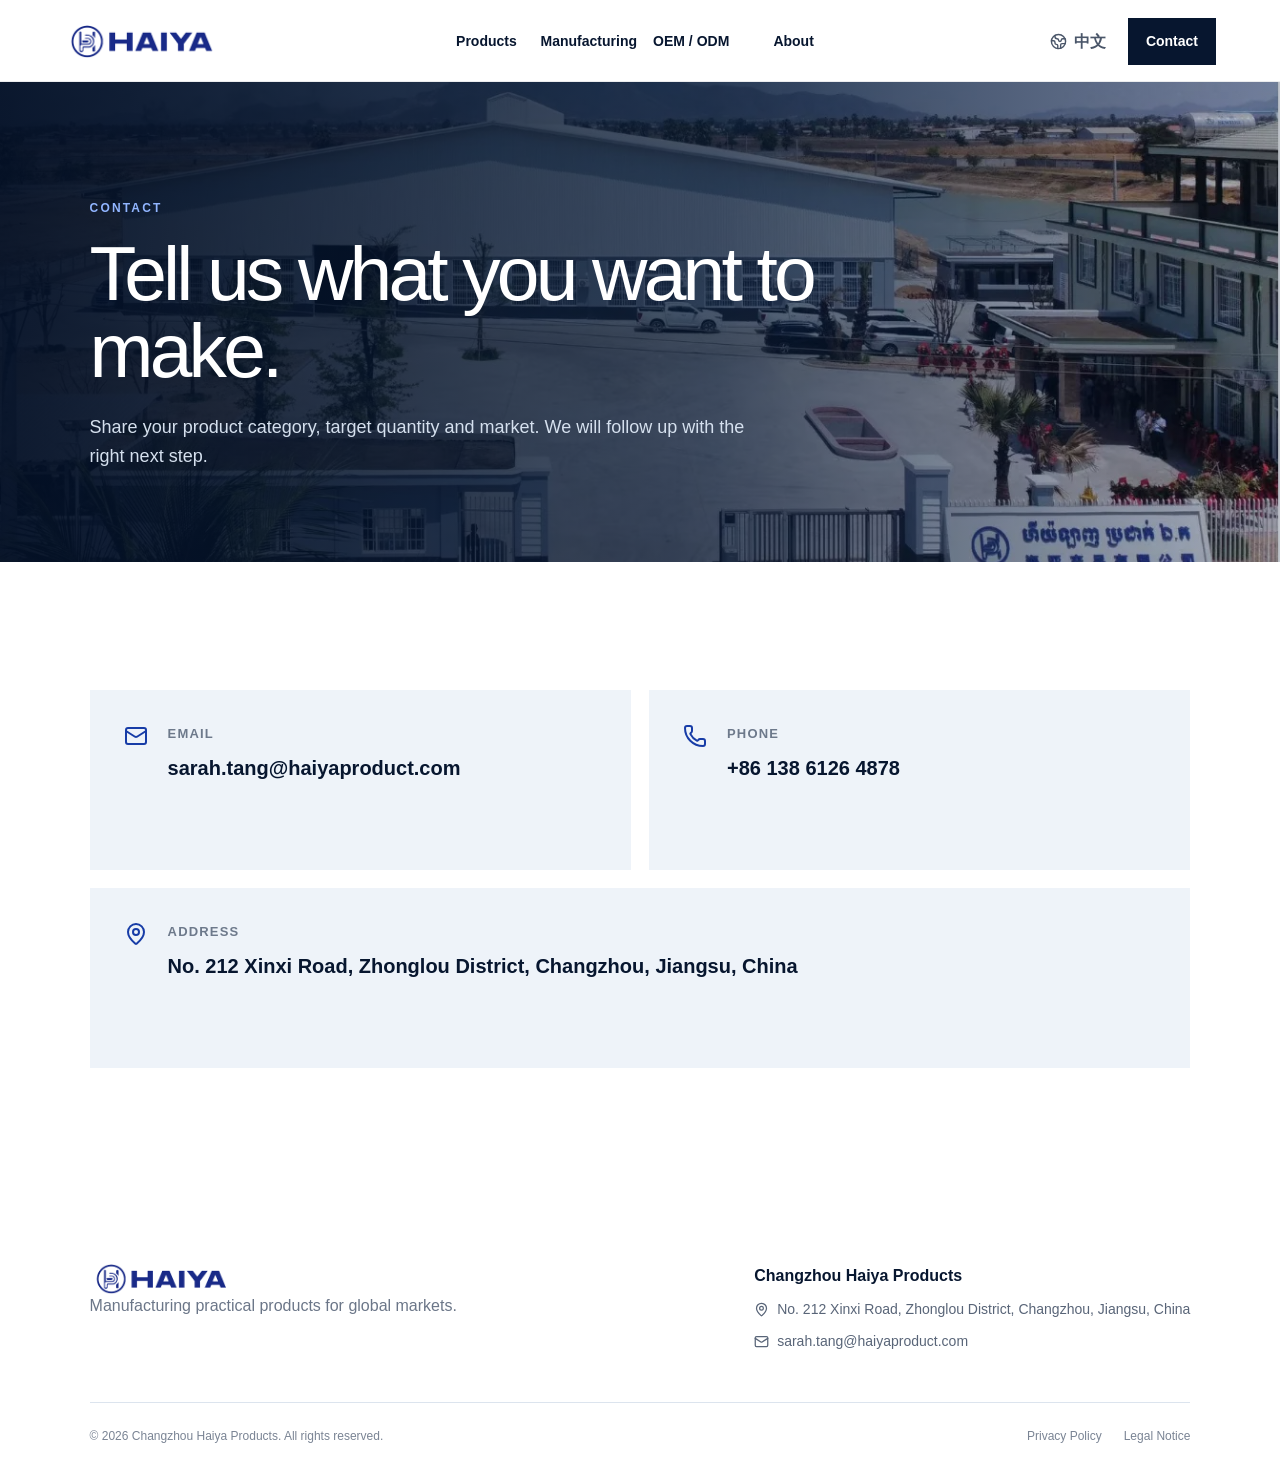
<file: contact/index.html>
<!DOCTYPE html><html lang="en"><head><meta charSet="utf-8"/><meta name="viewport" content="width=device-width, initial-scale=1"/><link rel="stylesheet" href="/_next/static/css/index.BwdDEqfm.css" data-rsc-css-href="/_next/static/css/index.BwdDEqfm.css" data-precedence="vite-rsc/importer-resources"/><link rel="modulepreload" fetchPriority="low" href="/_next/static/chunks/index-aIg0hQ_o.js"/><script src="/_next/static/chunks/rolldown-runtime-C60lm6uB.js" type="module" async=""></script><script src="/_next/static/chunks/framework-D_rUT4EX.js" type="module" async=""></script><link rel="modulepreload" href="/_next/static/chunks/layout-segment-context-CGp4AZ0Q.js" crossorigin=""/><link rel="modulepreload" href="/_next/static/chunks/interior-page-CCPYUi7Q.js" crossorigin=""/><link rel="modulepreload" href="/_next/static/chunks/site-footer-D-RrSYYw.js" crossorigin=""/><title>HAIYA | Coolers &amp; Practical Products Manufacturing</title><meta name="description" content="HAIYA manufactures coolers, tackle boxes, food containers and practical plastic products across China and Cambodia."/><link rel="shortcut icon" href="/favicon.svg"/><link rel="icon" href="/favicon.svg"/><script>Object.assign(((self[Symbol.for("vinext.navigationRuntime")]??={bootstrap:{routeManifest:null},functions:{}}).bootstrap.rsc??={rsc:[]}),{params:{},nav:{"pathname":"/contact","searchParams":[]}})</script><link rel="modulepreload" href="/_next/static/chunks/index-aIg0hQ_o.js" />
</head><body class="antialiased"><main class="site-shell"><header class="topbar interior-nav"><a href="/" class="brand"><img src="/images/haiya-logo.png" alt="HAIYA"/></a><nav class="nav "><a href="/products">Products</a><a href="/manufacturing">Manufacturing</a><a href="/oem">OEM / ODM</a><a href="/about">About</a></nav><div class="header-actions"><button class="language"><svg xmlns="http://www.w3.org/2000/svg" width="17" height="17" viewBox="0 0 24 24" fill="none" stroke="currentColor" stroke-width="2" stroke-linecap="round" stroke-linejoin="round" class="lucide lucide-earth" aria-hidden="true"><path d="M21.54 15H17a2 2 0 0 0-2 2v4.54"></path><path d="M7 3.34V5a3 3 0 0 0 3 3a2 2 0 0 1 2 2c0 1.1.9 2 2 2a2 2 0 0 0 2-2c0-1.1.9-2 2-2h3.17"></path><path d="M11 21.95V18a2 2 0 0 0-2-2a2 2 0 0 1-2-2v-1a2 2 0 0 0-2-2H2.05"></path><circle cx="12" cy="12" r="10"></circle></svg>中文</button><a class="header-cta" href="/contact">Contact</a><button class="menu-button"><svg xmlns="http://www.w3.org/2000/svg" width="24" height="24" viewBox="0 0 24 24" fill="none" stroke="currentColor" stroke-width="2" stroke-linecap="round" stroke-linejoin="round" class="lucide lucide-menu" aria-hidden="true"><path d="M4 5h16"></path><path d="M4 12h16"></path><path d="M4 19h16"></path></svg></button></div></header><section class="inner-hero"><img src="/images/factory-hero.webp" alt="" fetchPriority="high" decoding="async"/><div class="inner-hero-shade"></div><div><p class="eyebrow light">CONTACT</p><h1>Tell us what you want to make.</h1><p>Share your product category, target quantity and market. We will follow up with the right next step.</p></div></section><section class="section inner-section contact-page"><a href="mailto:sarah.tang@haiyaproduct.com"><svg xmlns="http://www.w3.org/2000/svg" width="24" height="24" viewBox="0 0 24 24" fill="none" stroke="currentColor" stroke-width="2" stroke-linecap="round" stroke-linejoin="round" class="lucide lucide-mail" aria-hidden="true"><path d="m22 7-8.991 5.727a2 2 0 0 1-2.009 0L2 7"></path><rect x="2" y="4" width="20" height="16" rx="2"></rect></svg><div><span>Email</span><strong>sarah.tang@haiyaproduct.com</strong></div></a><a href="tel:+8613861264878"><svg xmlns="http://www.w3.org/2000/svg" width="24" height="24" viewBox="0 0 24 24" fill="none" stroke="currentColor" stroke-width="2" stroke-linecap="round" stroke-linejoin="round" class="lucide lucide-phone" aria-hidden="true"><path d="M13.832 16.568a1 1 0 0 0 1.213-.303l.355-.465A2 2 0 0 1 17 15h3a2 2 0 0 1 2 2v3a2 2 0 0 1-2 2A18 18 0 0 1 2 4a2 2 0 0 1 2-2h3a2 2 0 0 1 2 2v3a2 2 0 0 1-.8 1.6l-.468.351a1 1 0 0 0-.292 1.233 14 14 0 0 0 6.392 6.384"></path></svg><div><span>Phone</span><strong>+86 138 6126 4878</strong></div></a><div><svg xmlns="http://www.w3.org/2000/svg" width="24" height="24" viewBox="0 0 24 24" fill="none" stroke="currentColor" stroke-width="2" stroke-linecap="round" stroke-linejoin="round" class="lucide lucide-map-pin" aria-hidden="true"><path d="M20 10c0 4.993-5.539 10.193-7.399 11.799a1 1 0 0 1-1.202 0C9.539 20.193 4 14.993 4 10a8 8 0 0 1 16 0"></path><circle cx="12" cy="10" r="3"></circle></svg><div><span>Address</span><strong>No. 212 Xinxi Road, Zhonglou District, Changzhou, Jiangsu, China</strong></div></div></section><footer><div class="footer-brand"><img src="/images/haiya-logo.png" alt="HAIYA"/><p>Manufacturing practical products for global markets.</p></div><div class="footer-contact"><strong>Changzhou Haiya Products</strong><span><svg xmlns="http://www.w3.org/2000/svg" width="15" height="15" viewBox="0 0 24 24" fill="none" stroke="currentColor" stroke-width="2" stroke-linecap="round" stroke-linejoin="round" class="lucide lucide-map-pin" aria-hidden="true"><path d="M20 10c0 4.993-5.539 10.193-7.399 11.799a1 1 0 0 1-1.202 0C9.539 20.193 4 14.993 4 10a8 8 0 0 1 16 0"></path><circle cx="12" cy="10" r="3"></circle></svg>No. 212 Xinxi Road, Zhonglou District, Changzhou, Jiangsu, China</span><a href="mailto:sarah.tang@haiyaproduct.com"><svg xmlns="http://www.w3.org/2000/svg" width="15" height="15" viewBox="0 0 24 24" fill="none" stroke="currentColor" stroke-width="2" stroke-linecap="round" stroke-linejoin="round" class="lucide lucide-mail" aria-hidden="true"><path d="m22 7-8.991 5.727a2 2 0 0 1-2.009 0L2 7"></path><rect x="2" y="4" width="20" height="16" rx="2"></rect></svg>sarah.tang@haiyaproduct.com</a></div><div class="footer-legal"><span>© 2026 <!-- -->Changzhou Haiya Products. All rights reserved.</span><nav aria-label="Legal information"><a href="/privacy">Privacy Policy</a><a href="/legal">Legal Notice</a></nav></div></footer></main><script type="module" src="/_next/static/chunks/index-aIg0hQ_o.js" id="_R_" async=""></script><script>((self[Symbol.for("vinext.navigationRuntime")]??={bootstrap:{routeManifest:null},functions:{}}).bootstrap.rsc??={rsc:[]}).rsc.push("0:{\"page:/contact\":\"$L1\",\"layout:/\":\"$L2\",\"route:/contact\":\"$L3\",\"__route\":\"route:/contact\",\"__interceptionContext\":null,\"__layoutIds\":[\"layout:/\"],\"__rootLayout\":\"/\",\"__bfcacheSegmentIdentities\":{\"layout:/\":\"[\\\"layout\\\",\\\"layout:/\\\",\\\"root-boundary:/\\\",\\\"\\\"]\",\"page:/contact\":\"[\\\"page\\\",\\\"page:/contact\\\",\\\"root-boundary:/\\\",\\\"[\\\\\\\"contact\\\\\\\"]\\\"]\"},\"__srcPage\":[\"contact\",\"page\"],\"__layoutFlags\":{\"layout:/\":\"s\"},\"__artifactCompatibility\":{\"schemaVersion\":1,\"graphVersion\":\"app-route-graph:318aadd87d565b98\",\"deploymentVersion\":\"94431bf4-6bac-410f-a605-298ddca34caa\",\"appElementsSchemaVersion\":1,\"rscPayloadSchemaVersion\":1,\"rootBoundaryId\":\"/\",\"renderEpoch\":null}}\n")</script><script>((self[Symbol.for("vinext.navigationRuntime")]??={bootstrap:{routeManifest:null},functions:{}}).bootstrap.rsc??={rsc:[]}).rsc.push("4:I[\"8c0f216c4604\",[],\"Children\",1]\n")</script><script>((self[Symbol.for("vinext.navigationRuntime")]??={bootstrap:{routeManifest:null},functions:{}}).bootstrap.rsc??={rsc:[]}).rsc.push("5:I[\"593f344dc510\",[],\"GlobalErrorBoundary\",1]\n")</script><script>((self[Symbol.for("vinext.navigationRuntime")]??={bootstrap:{routeManifest:null},functions:{}}).bootstrap.rsc??={rsc:[]}).rsc.push("6:I[\"0b874ad30386\",[],\"default\",1]\n")</script><script>((self[Symbol.for("vinext.navigationRuntime")]??={bootstrap:{routeManifest:null},functions:{}}).bootstrap.rsc??={rsc:[]}).rsc.push("7:I[\"593f344dc510\",[],\"ErrorBoundary\",1]\n")</script><script>((self[Symbol.for("vinext.navigationRuntime")]??={bootstrap:{routeManifest:null},functions:{}}).bootstrap.rsc??={rsc:[]}).rsc.push("8:I[\"15c18cfaeeff\",[],\"LayoutSegmentProvider\",1]\n")</script><script>((self[Symbol.for("vinext.navigationRuntime")]??={bootstrap:{routeManifest:null},functions:{}}).bootstrap.rsc??={rsc:[]}).rsc.push("9:I[\"8c0f216c4604\",[],\"Slot\",1]\n")</script><script>((self[Symbol.for("vinext.navigationRuntime")]??={bootstrap:{routeManifest:null},functions:{}}).bootstrap.rsc??={rsc:[]}).rsc.push("a:I[\"593f344dc510\",[],\"NotFoundBoundary\",1]\n")</script><script>((self[Symbol.for("vinext.navigationRuntime")]??={bootstrap:{routeManifest:null},functions:{}}).bootstrap.rsc??={rsc:[]}).rsc.push("b:I[\"9276801271d6\",[],\"AppRouterScrollTarget\",1]\n")</script><script>((self[Symbol.for("vinext.navigationRuntime")]??={bootstrap:{routeManifest:null},functions:{}}).bootstrap.rsc??={rsc:[]}).rsc.push("c:I[\"593f344dc510\",[],\"RedirectBoundary\",1]\n")</script><script>((self[Symbol.for("vinext.navigationRuntime")]??={bootstrap:{routeManifest:null},functions:{}}).bootstrap.rsc??={rsc:[]}).rsc.push(":HL[\"/_next/static/css/index.BwdDEqfm.css\",\"style\"     ]\n")</script><script>((self[Symbol.for("vinext.navigationRuntime")]??={bootstrap:{routeManifest:null},functions:{}}).bootstrap.rsc??={rsc:[]}).rsc.push("2:[[[\"$\",\"link\",\"css:/_next/static/css/index.BwdDEqfm.css\",{\"rel\":\"stylesheet\",\"precedence\":\"vite-rsc/importer-resources\",\"href\":\"/_next/static/css/index.BwdDEqfm.css\",\"data-rsc-css-href\":\"/_next/static/css/index.BwdDEqfm.css\"}],\"$undefined\"],[\"$\",\"html\",null,{\"lang\":\"en\",\"children\":[\"$\",\"body\",null,{\"className\":\"antialiased\",\"children\":[\"$\",\"$L4\",null,{}]}]}]]\n")</script><script>((self[Symbol.for("vinext.navigationRuntime")]??={bootstrap:{routeManifest:null},functions:{}}).bootstrap.rsc??={rsc:[]}).rsc.push("3:[[[\"$\",\"meta\",null,{\"charSet\":\"utf-8\"}],[[\"$\",\"title\",\"0\",{\"children\":\"HAIYA | Coolers \u0026 Practical Products Manufacturing\"}],[\"$\",\"meta\",\"1\",{\"name\":\"description\",\"content\":\"HAIYA manufactures coolers, tackle boxes, food containers and practical plastic products across China and Cambodia.\"}],[\"$\",\"link\",\"2\",{\"data-vinext-streamed-icon\":\"$undefined\",\"rel\":\"shortcut icon\",\"href\":\"/favicon.svg\",\"type\":\"$undefined\",\"sizes\":\"$undefined\",\"color\":\"$undefined\",\"media\":\"$undefined\",\"fetchPriority\":\"$undefined\"}],[\"$\",\"link\",\"3\",{\"data-vinext-streamed-icon\":\"$undefined\",\"rel\":\"icon\",\"href\":\"/favicon.svg\",\"type\":\"$undefined\",\"sizes\":\"$undefined\",\"color\":\"$undefined\",\"media\":\"$undefined\",\"fetchPriority\":\"$undefined\"}]],[[\"$\",\"meta\",\"0\",{\"name\":\"viewport\",\"content\":\"width=device-width, initial-scale=1\"}]]],[\"$\",\"$L5\",null,{\"fallback\":\"$6\",\"children\":[\"$\",\"$L7\",null,{\"fallback\":\"$6\",\"children\":[\"$\",\"$L8\",null,{\"providerId\":\"layout:/\",\"segmentMap\":{\"children\":[\"contact\"]},\"children\":[\"$\",\"$L9\",null,{\"id\":\"layout:/\",\"parallelSlots\":\"$undefined\",\"children\":[\"$\",\"$La\",null,{\"resetKey\":\"contact\",\"fallback\":[[\"$\",\"title\",null,{\"children\":\"404: This page could not be found.\"}],[\"$\",\"div\",null,{\"style\":{\"fontFamily\":\"system-ui,\\\"Segoe UI\\\",Roboto,Helvetica,Arial,sans-serif,\\\"Apple Color Emoji\\\",\\\"Segoe UI Emoji\\\"\",\"height\":\"100vh\",\"textAlign\":\"center\",\"display\":\"flex\",\"flexDirection\":\"column\",\"alignItems\":\"center\",\"justifyContent\":\"center\"},\"children\":[\"$\",\"div\",null,{\"children\":[[\"$\",\"style\",null,{\"dangerouslySetInnerHTML\":{\"__html\":\"body{color:#000;background:#fff;margin:0}.next-error-h1{border-right:1px solid rgba(0,0,0,.3)}@media (prefers-color-scheme:dark){body{color:#fff;background:#000}.next-error-h1{border-right:1px solid rgba(255,255,255,.3)}}\"}}],[\"$\",\"h1\",null,{\"className\":\"next-error-h1\",\"style\":{\"display\":\"inline-block\",\"margin\":\"0 20px 0 0\",\"padding\":\"0 23px 0 0\",\"fontSize\":24,\"fontWeight\":500,\"verticalAlign\":\"top\",\"lineHeight\":\"49px\"},\"children\":404}],[\"$\",\"div\",null,{\"style\":{\"display\":\"inline-block\"},\"children\":[\"$\",\"h2\",null,{\"style\":{\"fontSize\":14,\"fontWeight\":400,\"lineHeight\":\"49px\",\"margin\":0},\"children\":\"This page could not be found.\"}]}]]}]}]],\"children\":[\"$\",\"$Lb\",null,{\"children\":[\"$\",\"$Lc\",null,{\"children\":[[\"$\",\"$L8\",null,{\"providerId\":\"page:/contact\",\"segmentMap\":{\"children\":[\"__PAGE__\"]},\"children\":[\"$\",\"$L9\",null,{\"id\":\"page:/contact\"}]}],null]}]}]}]}]}]}]}],null,null]\n")</script><script>((self[Symbol.for("vinext.navigationRuntime")]??={bootstrap:{routeManifest:null},functions:{}}).bootstrap.rsc??={rsc:[]}).rsc.push("d:I[\"cc5ec4480dcf\",[],\"default\",1]\n")</script><script>((self[Symbol.for("vinext.navigationRuntime")]??={bootstrap:{routeManifest:null},functions:{}}).bootstrap.rsc??={rsc:[]}).rsc.push("1:[\"$\",\"$Ld\",null,{\"page\":\"contact\"}]\n")</script><script>Object.assign(((self[Symbol.for("vinext.navigationRuntime")]??={bootstrap:{routeManifest:null},functions:{}}).bootstrap.rsc??={rsc:[]}),{"initialCacheKind":"static"});((self[Symbol.for("vinext.navigationRuntime")]??={bootstrap:{routeManifest:null},functions:{}}).bootstrap.rsc??={rsc:[]}).done=true</script></body></html>
</file>
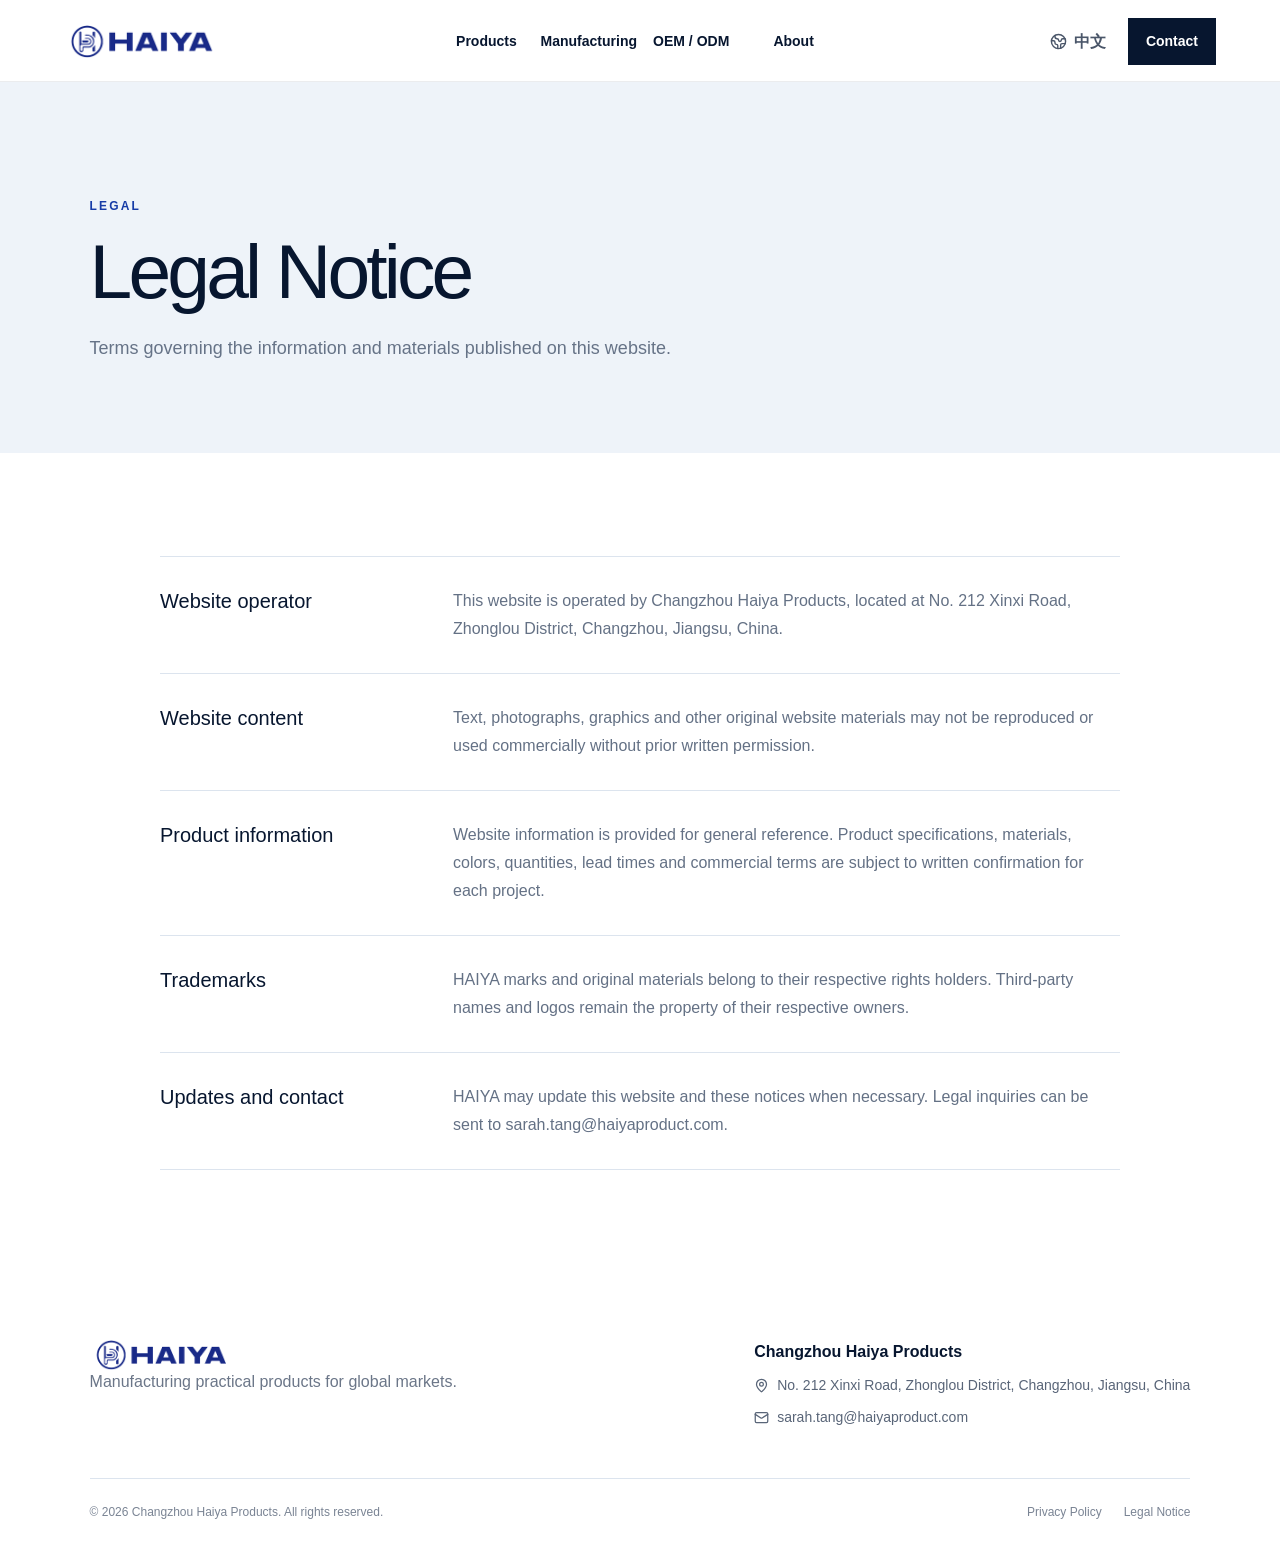
<file: legal/index.html>
<!DOCTYPE html><html lang="en"><head><meta charSet="utf-8"/><meta name="viewport" content="width=device-width, initial-scale=1"/><link rel="stylesheet" href="/_next/static/css/index.BwdDEqfm.css" data-rsc-css-href="/_next/static/css/index.BwdDEqfm.css" data-precedence="vite-rsc/importer-resources"/><link rel="modulepreload" fetchPriority="low" href="/_next/static/chunks/index-aIg0hQ_o.js"/><script src="/_next/static/chunks/rolldown-runtime-C60lm6uB.js" type="module" async=""></script><script src="/_next/static/chunks/framework-D_rUT4EX.js" type="module" async=""></script><link rel="modulepreload" href="/_next/static/chunks/layout-segment-context-CGp4AZ0Q.js" crossorigin=""/><link rel="modulepreload" href="/_next/static/chunks/interior-page-CCPYUi7Q.js" crossorigin=""/><link rel="modulepreload" href="/_next/static/chunks/site-footer-D-RrSYYw.js" crossorigin=""/><title>Legal Notice | HAIYA</title><meta name="description" content="Legal notice for the official HAIYA website."/><link rel="shortcut icon" href="/favicon.svg"/><link rel="icon" href="/favicon.svg"/><script>Object.assign(((self[Symbol.for("vinext.navigationRuntime")]??={bootstrap:{routeManifest:null},functions:{}}).bootstrap.rsc??={rsc:[]}),{params:{},nav:{"pathname":"/legal","searchParams":[]}})</script><link rel="modulepreload" href="/_next/static/chunks/index-aIg0hQ_o.js" />
</head><body class="antialiased"><main class="site-shell"><header class="topbar interior-nav"><a href="/" class="brand"><img src="/images/haiya-logo.png" alt="HAIYA"/></a><nav class="nav "><a href="/products">Products</a><a href="/manufacturing">Manufacturing</a><a href="/oem">OEM / ODM</a><a href="/about">About</a></nav><div class="header-actions"><button class="language"><svg xmlns="http://www.w3.org/2000/svg" width="17" height="17" viewBox="0 0 24 24" fill="none" stroke="currentColor" stroke-width="2" stroke-linecap="round" stroke-linejoin="round" class="lucide lucide-earth" aria-hidden="true"><path d="M21.54 15H17a2 2 0 0 0-2 2v4.54"></path><path d="M7 3.34V5a3 3 0 0 0 3 3a2 2 0 0 1 2 2c0 1.1.9 2 2 2a2 2 0 0 0 2-2c0-1.1.9-2 2-2h3.17"></path><path d="M11 21.95V18a2 2 0 0 0-2-2a2 2 0 0 1-2-2v-1a2 2 0 0 0-2-2H2.05"></path><circle cx="12" cy="12" r="10"></circle></svg>中文</button><a class="header-cta" href="/contact">Contact</a><button class="menu-button"><svg xmlns="http://www.w3.org/2000/svg" width="24" height="24" viewBox="0 0 24 24" fill="none" stroke="currentColor" stroke-width="2" stroke-linecap="round" stroke-linejoin="round" class="lucide lucide-menu" aria-hidden="true"><path d="M4 5h16"></path><path d="M4 12h16"></path><path d="M4 19h16"></path></svg></button></div></header><section class="legal-hero"><p class="eyebrow">LEGAL</p><h1>Legal Notice</h1><p>Terms governing the information and materials published on this website.</p></section><section class="legal-content"><article><h2>Website operator</h2><p>This website is operated by Changzhou Haiya Products, located at No. 212 Xinxi Road, Zhonglou District, Changzhou, Jiangsu, China.</p></article><article><h2>Website content</h2><p>Text, photographs, graphics and other original website materials may not be reproduced or used commercially without prior written permission.</p></article><article><h2>Product information</h2><p>Website information is provided for general reference. Product specifications, materials, colors, quantities, lead times and commercial terms are subject to written confirmation for each project.</p></article><article><h2>Trademarks</h2><p>HAIYA marks and original materials belong to their respective rights holders. Third-party names and logos remain the property of their respective owners.</p></article><article><h2>Updates and contact</h2><p>HAIYA may update this website and these notices when necessary. Legal inquiries can be sent to sarah.tang@haiyaproduct.com.</p></article></section><footer><div class="footer-brand"><img src="/images/haiya-logo.png" alt="HAIYA"/><p>Manufacturing practical products for global markets.</p></div><div class="footer-contact"><strong>Changzhou Haiya Products</strong><span><svg xmlns="http://www.w3.org/2000/svg" width="15" height="15" viewBox="0 0 24 24" fill="none" stroke="currentColor" stroke-width="2" stroke-linecap="round" stroke-linejoin="round" class="lucide lucide-map-pin" aria-hidden="true"><path d="M20 10c0 4.993-5.539 10.193-7.399 11.799a1 1 0 0 1-1.202 0C9.539 20.193 4 14.993 4 10a8 8 0 0 1 16 0"></path><circle cx="12" cy="10" r="3"></circle></svg>No. 212 Xinxi Road, Zhonglou District, Changzhou, Jiangsu, China</span><a href="mailto:sarah.tang@haiyaproduct.com"><svg xmlns="http://www.w3.org/2000/svg" width="15" height="15" viewBox="0 0 24 24" fill="none" stroke="currentColor" stroke-width="2" stroke-linecap="round" stroke-linejoin="round" class="lucide lucide-mail" aria-hidden="true"><path d="m22 7-8.991 5.727a2 2 0 0 1-2.009 0L2 7"></path><rect x="2" y="4" width="20" height="16" rx="2"></rect></svg>sarah.tang@haiyaproduct.com</a></div><div class="footer-legal"><span>© 2026 <!-- -->Changzhou Haiya Products. All rights reserved.</span><nav aria-label="Legal information"><a href="/privacy">Privacy Policy</a><a href="/legal">Legal Notice</a></nav></div></footer></main><script type="module" src="/_next/static/chunks/index-aIg0hQ_o.js" id="_R_" async=""></script><script>((self[Symbol.for("vinext.navigationRuntime")]??={bootstrap:{routeManifest:null},functions:{}}).bootstrap.rsc??={rsc:[]}).rsc.push("0:{\"page:/legal\":\"$L1\",\"layout:/\":\"$L2\",\"route:/legal\":\"$L3\",\"__route\":\"route:/legal\",\"__interceptionContext\":null,\"__layoutIds\":[\"layout:/\"],\"__rootLayout\":\"/\",\"__bfcacheSegmentIdentities\":{\"layout:/\":\"[\\\"layout\\\",\\\"layout:/\\\",\\\"root-boundary:/\\\",\\\"\\\"]\",\"page:/legal\":\"[\\\"page\\\",\\\"page:/legal\\\",\\\"root-boundary:/\\\",\\\"[\\\\\\\"legal\\\\\\\"]\\\"]\"},\"__srcPage\":[\"legal\",\"page\"],\"__layoutFlags\":{\"layout:/\":\"s\"},\"__artifactCompatibility\":{\"schemaVersion\":1,\"graphVersion\":\"app-route-graph:98ecd9c86e02afb4\",\"deploymentVersion\":\"94431bf4-6bac-410f-a605-298ddca34caa\",\"appElementsSchemaVersion\":1,\"rscPayloadSchemaVersion\":1,\"rootBoundaryId\":\"/\",\"renderEpoch\":null}}\n")</script><script>((self[Symbol.for("vinext.navigationRuntime")]??={bootstrap:{routeManifest:null},functions:{}}).bootstrap.rsc??={rsc:[]}).rsc.push("4:I[\"8c0f216c4604\",[],\"Children\",1]\n")</script><script>((self[Symbol.for("vinext.navigationRuntime")]??={bootstrap:{routeManifest:null},functions:{}}).bootstrap.rsc??={rsc:[]}).rsc.push("5:I[\"593f344dc510\",[],\"GlobalErrorBoundary\",1]\n")</script><script>((self[Symbol.for("vinext.navigationRuntime")]??={bootstrap:{routeManifest:null},functions:{}}).bootstrap.rsc??={rsc:[]}).rsc.push("6:I[\"0b874ad30386\",[],\"default\",1]\n")</script><script>((self[Symbol.for("vinext.navigationRuntime")]??={bootstrap:{routeManifest:null},functions:{}}).bootstrap.rsc??={rsc:[]}).rsc.push("7:I[\"593f344dc510\",[],\"ErrorBoundary\",1]\n")</script><script>((self[Symbol.for("vinext.navigationRuntime")]??={bootstrap:{routeManifest:null},functions:{}}).bootstrap.rsc??={rsc:[]}).rsc.push("8:I[\"15c18cfaeeff\",[],\"LayoutSegmentProvider\",1]\n")</script><script>((self[Symbol.for("vinext.navigationRuntime")]??={bootstrap:{routeManifest:null},functions:{}}).bootstrap.rsc??={rsc:[]}).rsc.push("9:I[\"8c0f216c4604\",[],\"Slot\",1]\n")</script><script>((self[Symbol.for("vinext.navigationRuntime")]??={bootstrap:{routeManifest:null},functions:{}}).bootstrap.rsc??={rsc:[]}).rsc.push("a:I[\"593f344dc510\",[],\"NotFoundBoundary\",1]\n")</script><script>((self[Symbol.for("vinext.navigationRuntime")]??={bootstrap:{routeManifest:null},functions:{}}).bootstrap.rsc??={rsc:[]}).rsc.push("b:I[\"9276801271d6\",[],\"AppRouterScrollTarget\",1]\n")</script><script>((self[Symbol.for("vinext.navigationRuntime")]??={bootstrap:{routeManifest:null},functions:{}}).bootstrap.rsc??={rsc:[]}).rsc.push("c:I[\"593f344dc510\",[],\"RedirectBoundary\",1]\n")</script><script>((self[Symbol.for("vinext.navigationRuntime")]??={bootstrap:{routeManifest:null},functions:{}}).bootstrap.rsc??={rsc:[]}).rsc.push(":HL[\"/_next/static/css/index.BwdDEqfm.css\",\"style\"     ]\n")</script><script>((self[Symbol.for("vinext.navigationRuntime")]??={bootstrap:{routeManifest:null},functions:{}}).bootstrap.rsc??={rsc:[]}).rsc.push("2:[[[\"$\",\"link\",\"css:/_next/static/css/index.BwdDEqfm.css\",{\"rel\":\"stylesheet\",\"precedence\":\"vite-rsc/importer-resources\",\"href\":\"/_next/static/css/index.BwdDEqfm.css\",\"data-rsc-css-href\":\"/_next/static/css/index.BwdDEqfm.css\"}],\"$undefined\"],[\"$\",\"html\",null,{\"lang\":\"en\",\"children\":[\"$\",\"body\",null,{\"className\":\"antialiased\",\"children\":[\"$\",\"$L4\",null,{}]}]}]]\n")</script><script>((self[Symbol.for("vinext.navigationRuntime")]??={bootstrap:{routeManifest:null},functions:{}}).bootstrap.rsc??={rsc:[]}).rsc.push("3:[[[\"$\",\"meta\",null,{\"charSet\":\"utf-8\"}],[[\"$\",\"title\",\"0\",{\"children\":\"Legal Notice | HAIYA\"}],[\"$\",\"meta\",\"1\",{\"name\":\"description\",\"content\":\"Legal notice for the official HAIYA website.\"}],[\"$\",\"link\",\"2\",{\"data-vinext-streamed-icon\":\"$undefined\",\"rel\":\"shortcut icon\",\"href\":\"/favicon.svg\",\"type\":\"$undefined\",\"sizes\":\"$undefined\",\"color\":\"$undefined\",\"media\":\"$undefined\",\"fetchPriority\":\"$undefined\"}],[\"$\",\"link\",\"3\",{\"data-vinext-streamed-icon\":\"$undefined\",\"rel\":\"icon\",\"href\":\"/favicon.svg\",\"type\":\"$undefined\",\"sizes\":\"$undefined\",\"color\":\"$undefined\",\"media\":\"$undefined\",\"fetchPriority\":\"$undefined\"}]],[[\"$\",\"meta\",\"0\",{\"name\":\"viewport\",\"content\":\"width=device-width, initial-scale=1\"}]]],[\"$\",\"$L5\",null,{\"fallback\":\"$6\",\"children\":[\"$\",\"$L7\",null,{\"fallback\":\"$6\",\"children\":[\"$\",\"$L8\",null,{\"providerId\":\"layout:/\",\"segmentMap\":{\"children\":[\"legal\"]},\"children\":[\"$\",\"$L9\",null,{\"id\":\"layout:/\",\"parallelSlots\":\"$undefined\",\"children\":[\"$\",\"$La\",null,{\"resetKey\":\"legal\",\"fallback\":[[\"$\",\"title\",null,{\"children\":\"404: This page could not be found.\"}],[\"$\",\"div\",null,{\"style\":{\"fontFamily\":\"system-ui,\\\"Segoe UI\\\",Roboto,Helvetica,Arial,sans-serif,\\\"Apple Color Emoji\\\",\\\"Segoe UI Emoji\\\"\",\"height\":\"100vh\",\"textAlign\":\"center\",\"display\":\"flex\",\"flexDirection\":\"column\",\"alignItems\":\"center\",\"justifyContent\":\"center\"},\"children\":[\"$\",\"div\",null,{\"children\":[[\"$\",\"style\",null,{\"dangerouslySetInnerHTML\":{\"__html\":\"body{color:#000;background:#fff;margin:0}.next-error-h1{border-right:1px solid rgba(0,0,0,.3)}@media (prefers-color-scheme:dark){body{color:#fff;background:#000}.next-error-h1{border-right:1px solid rgba(255,255,255,.3)}}\"}}],[\"$\",\"h1\",null,{\"className\":\"next-error-h1\",\"style\":{\"display\":\"inline-block\",\"margin\":\"0 20px 0 0\",\"padding\":\"0 23px 0 0\",\"fontSize\":24,\"fontWeight\":500,\"verticalAlign\":\"top\",\"lineHeight\":\"49px\"},\"children\":404}],[\"$\",\"div\",null,{\"style\":{\"display\":\"inline-block\"},\"children\":[\"$\",\"h2\",null,{\"style\":{\"fontSize\":14,\"fontWeight\":400,\"lineHeight\":\"49px\",\"margin\":0},\"children\":\"This page could not be found.\"}]}]]}]}]],\"children\":[\"$\",\"$Lb\",null,{\"children\":[\"$\",\"$Lc\",null,{\"children\":[[\"$\",\"$L8\",null,{\"providerId\":\"page:/legal\",\"segmentMap\":{\"children\":[\"__PAGE__\"]},\"children\":[\"$\",\"$L9\",null,{\"id\":\"page:/legal\"}]}],null]}]}]}]}]}]}]}],null,null]\n")</script><script>((self[Symbol.for("vinext.navigationRuntime")]??={bootstrap:{routeManifest:null},functions:{}}).bootstrap.rsc??={rsc:[]}).rsc.push("d:I[\"cc5ec4480dcf\",[],\"default\",1]\n")</script><script>((self[Symbol.for("vinext.navigationRuntime")]??={bootstrap:{routeManifest:null},functions:{}}).bootstrap.rsc??={rsc:[]}).rsc.push("1:[\"$\",\"$Ld\",null,{\"page\":\"legal\"}]\n")</script><script>Object.assign(((self[Symbol.for("vinext.navigationRuntime")]??={bootstrap:{routeManifest:null},functions:{}}).bootstrap.rsc??={rsc:[]}),{"initialCacheKind":"static"});((self[Symbol.for("vinext.navigationRuntime")]??={bootstrap:{routeManifest:null},functions:{}}).bootstrap.rsc??={rsc:[]}).done=true</script></body></html>
</file>
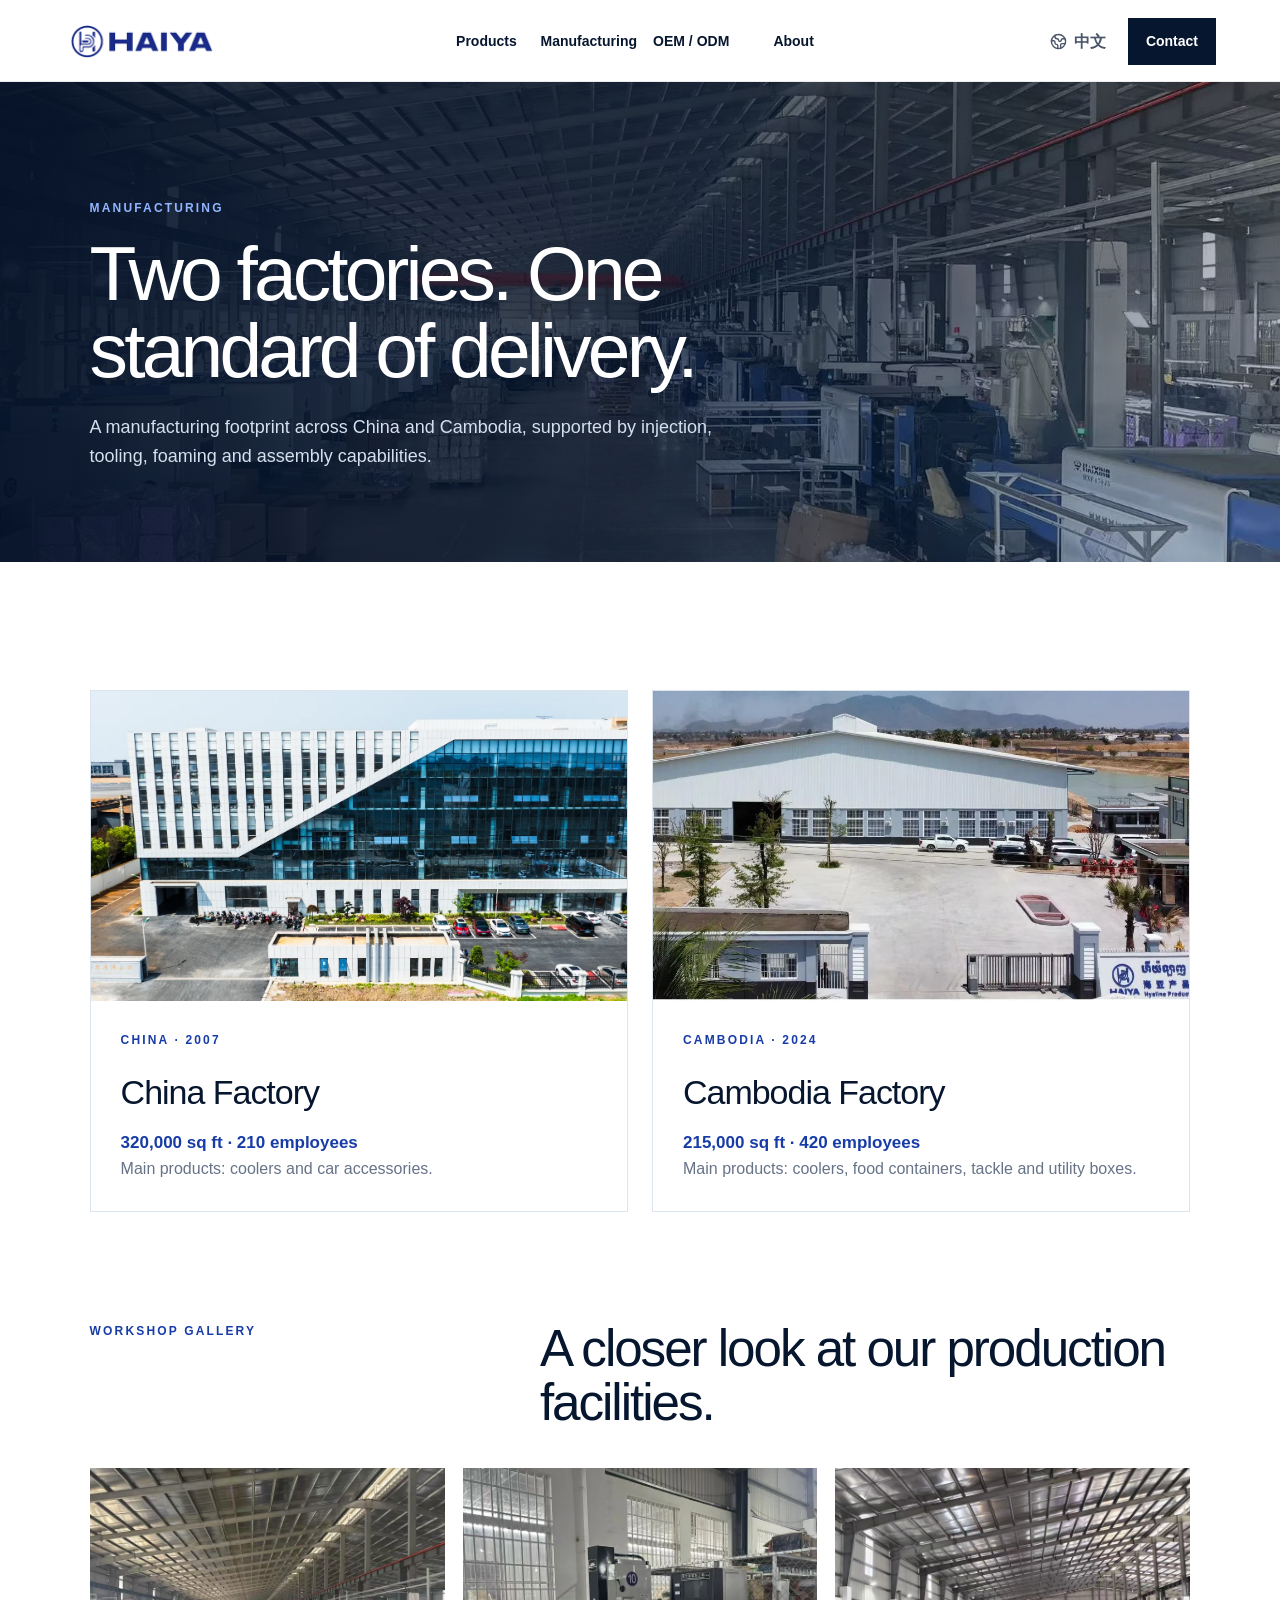
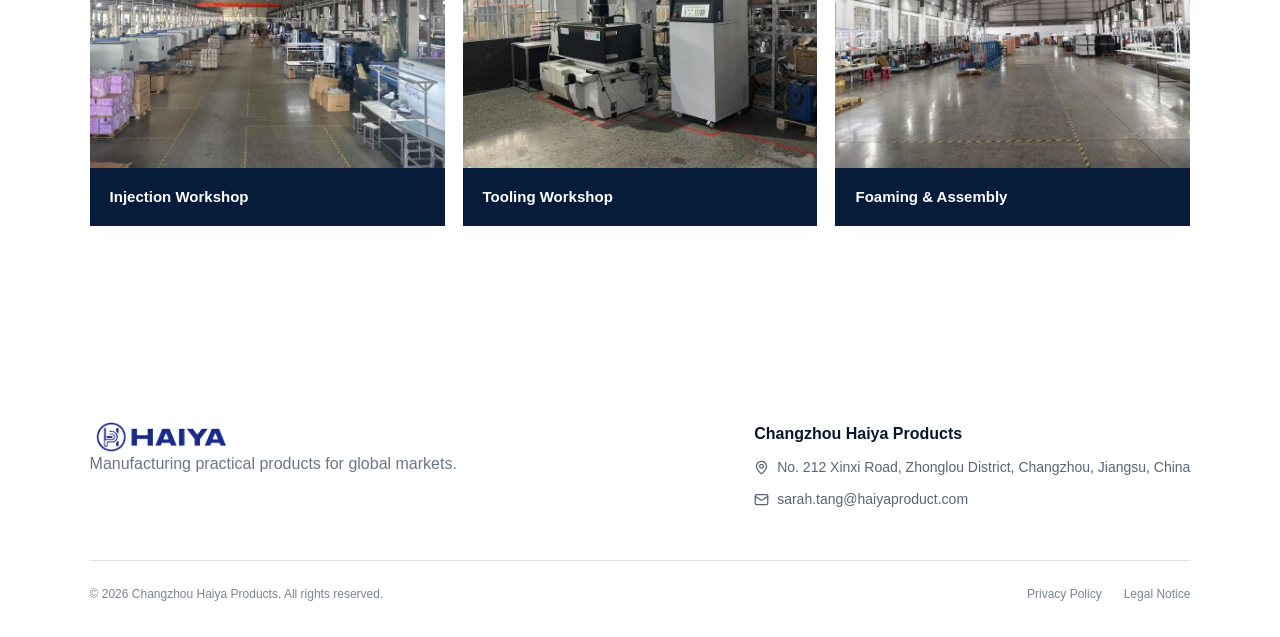
<file: manufacturing/index.html>
<!DOCTYPE html><html lang="en"><head><meta charSet="utf-8"/><meta name="viewport" content="width=device-width, initial-scale=1"/><link rel="stylesheet" href="/_next/static/css/index.BwdDEqfm.css" data-rsc-css-href="/_next/static/css/index.BwdDEqfm.css" data-precedence="vite-rsc/importer-resources"/><link rel="modulepreload" fetchPriority="low" href="/_next/static/chunks/index-aIg0hQ_o.js"/><script src="/_next/static/chunks/rolldown-runtime-C60lm6uB.js" type="module" async=""></script><script src="/_next/static/chunks/framework-D_rUT4EX.js" type="module" async=""></script><link rel="modulepreload" href="/_next/static/chunks/layout-segment-context-CGp4AZ0Q.js" crossorigin=""/><link rel="modulepreload" href="/_next/static/chunks/interior-page-CCPYUi7Q.js" crossorigin=""/><link rel="modulepreload" href="/_next/static/chunks/site-footer-D-RrSYYw.js" crossorigin=""/><title>HAIYA | Coolers &amp; Practical Products Manufacturing</title><meta name="description" content="HAIYA manufactures coolers, tackle boxes, food containers and practical plastic products across China and Cambodia."/><link rel="shortcut icon" href="/favicon.svg"/><link rel="icon" href="/favicon.svg"/><script>Object.assign(((self[Symbol.for("vinext.navigationRuntime")]??={bootstrap:{routeManifest:null},functions:{}}).bootstrap.rsc??={rsc:[]}),{params:{},nav:{"pathname":"/manufacturing","searchParams":[]}})</script><link rel="modulepreload" href="/_next/static/chunks/index-aIg0hQ_o.js" />
</head><body class="antialiased"><main class="site-shell"><header class="topbar interior-nav"><a href="/" class="brand"><img src="/images/haiya-logo.png" alt="HAIYA"/></a><nav class="nav "><a href="/products">Products</a><a href="/manufacturing">Manufacturing</a><a href="/oem">OEM / ODM</a><a href="/about">About</a></nav><div class="header-actions"><button class="language"><svg xmlns="http://www.w3.org/2000/svg" width="17" height="17" viewBox="0 0 24 24" fill="none" stroke="currentColor" stroke-width="2" stroke-linecap="round" stroke-linejoin="round" class="lucide lucide-earth" aria-hidden="true"><path d="M21.54 15H17a2 2 0 0 0-2 2v4.54"></path><path d="M7 3.34V5a3 3 0 0 0 3 3a2 2 0 0 1 2 2c0 1.1.9 2 2 2a2 2 0 0 0 2-2c0-1.1.9-2 2-2h3.17"></path><path d="M11 21.95V18a2 2 0 0 0-2-2a2 2 0 0 1-2-2v-1a2 2 0 0 0-2-2H2.05"></path><circle cx="12" cy="12" r="10"></circle></svg>中文</button><a class="header-cta" href="/contact">Contact</a><button class="menu-button"><svg xmlns="http://www.w3.org/2000/svg" width="24" height="24" viewBox="0 0 24 24" fill="none" stroke="currentColor" stroke-width="2" stroke-linecap="round" stroke-linejoin="round" class="lucide lucide-menu" aria-hidden="true"><path d="M4 5h16"></path><path d="M4 12h16"></path><path d="M4 19h16"></path></svg></button></div></header><section class="inner-hero"><img src="/images/workshop-injection.webp" alt="" fetchPriority="high" decoding="async"/><div class="inner-hero-shade"></div><div><p class="eyebrow light">MANUFACTURING</p><h1>Two factories. One standard of delivery.</h1><p>A manufacturing footprint across China and Cambodia, supported by injection, tooling, foaming and assembly capabilities.</p></div></section><section class="section inner-section"><div class="factory-detail-grid"><article><img src="/images/china-factory.webp" alt="China factory" loading="lazy" decoding="async"/><div><p class="eyebrow">CHINA · 2007</p><h2>China Factory</h2><strong>320,000 sq ft · 210 <!-- -->employees</strong><p>Main products: coolers and car accessories.</p></div></article><article><img src="/images/factory-hero.webp" alt="Cambodia factory" loading="lazy" decoding="async"/><div><p class="eyebrow">CAMBODIA · 2024</p><h2>Cambodia Factory</h2><strong>215,000 sq ft · 420 <!-- -->employees</strong><p>Main products: coolers, food containers, tackle and utility boxes.</p></div></article></div><div class="workshop-heading"><p class="eyebrow">WORKSHOP GALLERY</p><h2>A closer look at our production facilities.</h2></div><div class="workshop-grid"><figure><img src="/images/workshop-injection.webp" alt="Injection Workshop" loading="lazy" decoding="async"/><figcaption>Injection Workshop</figcaption></figure><figure><img src="/images/workshop-tooling.webp" alt="Tooling Workshop" loading="lazy" decoding="async"/><figcaption>Tooling Workshop</figcaption></figure><figure><img src="/images/workshop-assembly.webp" alt="Foaming &amp; Assembly" loading="lazy" decoding="async"/><figcaption>Foaming &amp; Assembly</figcaption></figure></div></section><footer><div class="footer-brand"><img src="/images/haiya-logo.png" alt="HAIYA"/><p>Manufacturing practical products for global markets.</p></div><div class="footer-contact"><strong>Changzhou Haiya Products</strong><span><svg xmlns="http://www.w3.org/2000/svg" width="15" height="15" viewBox="0 0 24 24" fill="none" stroke="currentColor" stroke-width="2" stroke-linecap="round" stroke-linejoin="round" class="lucide lucide-map-pin" aria-hidden="true"><path d="M20 10c0 4.993-5.539 10.193-7.399 11.799a1 1 0 0 1-1.202 0C9.539 20.193 4 14.993 4 10a8 8 0 0 1 16 0"></path><circle cx="12" cy="10" r="3"></circle></svg>No. 212 Xinxi Road, Zhonglou District, Changzhou, Jiangsu, China</span><a href="mailto:sarah.tang@haiyaproduct.com"><svg xmlns="http://www.w3.org/2000/svg" width="15" height="15" viewBox="0 0 24 24" fill="none" stroke="currentColor" stroke-width="2" stroke-linecap="round" stroke-linejoin="round" class="lucide lucide-mail" aria-hidden="true"><path d="m22 7-8.991 5.727a2 2 0 0 1-2.009 0L2 7"></path><rect x="2" y="4" width="20" height="16" rx="2"></rect></svg>sarah.tang@haiyaproduct.com</a></div><div class="footer-legal"><span>© 2026 <!-- -->Changzhou Haiya Products. All rights reserved.</span><nav aria-label="Legal information"><a href="/privacy">Privacy Policy</a><a href="/legal">Legal Notice</a></nav></div></footer></main><script type="module" src="/_next/static/chunks/index-aIg0hQ_o.js" id="_R_" async=""></script><script>((self[Symbol.for("vinext.navigationRuntime")]??={bootstrap:{routeManifest:null},functions:{}}).bootstrap.rsc??={rsc:[]}).rsc.push("0:{\"page:/manufacturing\":\"$L1\",\"layout:/\":\"$L2\",\"route:/manufacturing\":\"$L3\",\"__route\":\"route:/manufacturing\",\"__interceptionContext\":null,\"__layoutIds\":[\"layout:/\"],\"__rootLayout\":\"/\",\"__bfcacheSegmentIdentities\":{\"layout:/\":\"[\\\"layout\\\",\\\"layout:/\\\",\\\"root-boundary:/\\\",\\\"\\\"]\",\"page:/manufacturing\":\"[\\\"page\\\",\\\"page:/manufacturing\\\",\\\"root-boundary:/\\\",\\\"[\\\\\\\"manufacturing\\\\\\\"]\\\"]\"},\"__srcPage\":[\"manufacturing\",\"page\"],\"__layoutFlags\":{\"layout:/\":\"s\"},\"__artifactCompatibility\":{\"schemaVersion\":1,\"graphVersion\":\"app-route-graph:2023c5cd4a3f13ac\",\"deploymentVersion\":\"94431bf4-6bac-410f-a605-298ddca34caa\",\"appElementsSchemaVersion\":1,\"rscPayloadSchemaVersion\":1,\"rootBoundaryId\":\"/\",\"renderEpoch\":null}}\n")</script><script>((self[Symbol.for("vinext.navigationRuntime")]??={bootstrap:{routeManifest:null},functions:{}}).bootstrap.rsc??={rsc:[]}).rsc.push("4:I[\"8c0f216c4604\",[],\"Children\",1]\n")</script><script>((self[Symbol.for("vinext.navigationRuntime")]??={bootstrap:{routeManifest:null},functions:{}}).bootstrap.rsc??={rsc:[]}).rsc.push("5:I[\"593f344dc510\",[],\"GlobalErrorBoundary\",1]\n")</script><script>((self[Symbol.for("vinext.navigationRuntime")]??={bootstrap:{routeManifest:null},functions:{}}).bootstrap.rsc??={rsc:[]}).rsc.push("6:I[\"0b874ad30386\",[],\"default\",1]\n")</script><script>((self[Symbol.for("vinext.navigationRuntime")]??={bootstrap:{routeManifest:null},functions:{}}).bootstrap.rsc??={rsc:[]}).rsc.push("7:I[\"593f344dc510\",[],\"ErrorBoundary\",1]\n")</script><script>((self[Symbol.for("vinext.navigationRuntime")]??={bootstrap:{routeManifest:null},functions:{}}).bootstrap.rsc??={rsc:[]}).rsc.push("8:I[\"15c18cfaeeff\",[],\"LayoutSegmentProvider\",1]\n")</script><script>((self[Symbol.for("vinext.navigationRuntime")]??={bootstrap:{routeManifest:null},functions:{}}).bootstrap.rsc??={rsc:[]}).rsc.push("9:I[\"8c0f216c4604\",[],\"Slot\",1]\n")</script><script>((self[Symbol.for("vinext.navigationRuntime")]??={bootstrap:{routeManifest:null},functions:{}}).bootstrap.rsc??={rsc:[]}).rsc.push("a:I[\"593f344dc510\",[],\"NotFoundBoundary\",1]\n")</script><script>((self[Symbol.for("vinext.navigationRuntime")]??={bootstrap:{routeManifest:null},functions:{}}).bootstrap.rsc??={rsc:[]}).rsc.push("b:I[\"9276801271d6\",[],\"AppRouterScrollTarget\",1]\n")</script><script>((self[Symbol.for("vinext.navigationRuntime")]??={bootstrap:{routeManifest:null},functions:{}}).bootstrap.rsc??={rsc:[]}).rsc.push("c:I[\"593f344dc510\",[],\"RedirectBoundary\",1]\n")</script><script>((self[Symbol.for("vinext.navigationRuntime")]??={bootstrap:{routeManifest:null},functions:{}}).bootstrap.rsc??={rsc:[]}).rsc.push(":HL[\"/_next/static/css/index.BwdDEqfm.css\",\"style\"     ]\n")</script><script>((self[Symbol.for("vinext.navigationRuntime")]??={bootstrap:{routeManifest:null},functions:{}}).bootstrap.rsc??={rsc:[]}).rsc.push("2:[[[\"$\",\"link\",\"css:/_next/static/css/index.BwdDEqfm.css\",{\"rel\":\"stylesheet\",\"precedence\":\"vite-rsc/importer-resources\",\"href\":\"/_next/static/css/index.BwdDEqfm.css\",\"data-rsc-css-href\":\"/_next/static/css/index.BwdDEqfm.css\"}],\"$undefined\"],[\"$\",\"html\",null,{\"lang\":\"en\",\"children\":[\"$\",\"body\",null,{\"className\":\"antialiased\",\"children\":[\"$\",\"$L4\",null,{}]}]}]]\n")</script><script>((self[Symbol.for("vinext.navigationRuntime")]??={bootstrap:{routeManifest:null},functions:{}}).bootstrap.rsc??={rsc:[]}).rsc.push("3:[[[\"$\",\"meta\",null,{\"charSet\":\"utf-8\"}],[[\"$\",\"title\",\"0\",{\"children\":\"HAIYA | Coolers \u0026 Practical Products Manufacturing\"}],[\"$\",\"meta\",\"1\",{\"name\":\"description\",\"content\":\"HAIYA manufactures coolers, tackle boxes, food containers and practical plastic products across China and Cambodia.\"}],[\"$\",\"link\",\"2\",{\"data-vinext-streamed-icon\":\"$undefined\",\"rel\":\"shortcut icon\",\"href\":\"/favicon.svg\",\"type\":\"$undefined\",\"sizes\":\"$undefined\",\"color\":\"$undefined\",\"media\":\"$undefined\",\"fetchPriority\":\"$undefined\"}],[\"$\",\"link\",\"3\",{\"data-vinext-streamed-icon\":\"$undefined\",\"rel\":\"icon\",\"href\":\"/favicon.svg\",\"type\":\"$undefined\",\"sizes\":\"$undefined\",\"color\":\"$undefined\",\"media\":\"$undefined\",\"fetchPriority\":\"$undefined\"}]],[[\"$\",\"meta\",\"0\",{\"name\":\"viewport\",\"content\":\"width=device-width, initial-scale=1\"}]]],[\"$\",\"$L5\",null,{\"fallback\":\"$6\",\"children\":[\"$\",\"$L7\",null,{\"fallback\":\"$6\",\"children\":[\"$\",\"$L8\",null,{\"providerId\":\"layout:/\",\"segmentMap\":{\"children\":[\"manufacturing\"]},\"children\":[\"$\",\"$L9\",null,{\"id\":\"layout:/\",\"parallelSlots\":\"$undefined\",\"children\":[\"$\",\"$La\",null,{\"resetKey\":\"manufacturing\",\"fallback\":[[\"$\",\"title\",null,{\"children\":\"404: This page could not be found.\"}],[\"$\",\"div\",null,{\"style\":{\"fontFamily\":\"system-ui,\\\"Segoe UI\\\",Roboto,Helvetica,Arial,sans-serif,\\\"Apple Color Emoji\\\",\\\"Segoe UI Emoji\\\"\",\"height\":\"100vh\",\"textAlign\":\"center\",\"display\":\"flex\",\"flexDirection\":\"column\",\"alignItems\":\"center\",\"justifyContent\":\"center\"},\"children\":[\"$\",\"div\",null,{\"children\":[[\"$\",\"style\",null,{\"dangerouslySetInnerHTML\":{\"__html\":\"body{color:#000;background:#fff;margin:0}.next-error-h1{border-right:1px solid rgba(0,0,0,.3)}@media (prefers-color-scheme:dark){body{color:#fff;background:#000}.next-error-h1{border-right:1px solid rgba(255,255,255,.3)}}\"}}],[\"$\",\"h1\",null,{\"className\":\"next-error-h1\",\"style\":{\"display\":\"inline-block\",\"margin\":\"0 20px 0 0\",\"padding\":\"0 23px 0 0\",\"fontSize\":24,\"fontWeight\":500,\"verticalAlign\":\"top\",\"lineHeight\":\"49px\"},\"children\":404}],[\"$\",\"div\",null,{\"style\":{\"display\":\"inline-block\"},\"children\":[\"$\",\"h2\",null,{\"style\":{\"fontSize\":14,\"fontWeight\":400,\"lineHeight\":\"49px\",\"margin\":0},\"children\":\"This page could not be found.\"}]}]]}]}]],\"children\":[\"$\",\"$Lb\",null,{\"children\":[\"$\",\"$Lc\",null,{\"children\":[[\"$\",\"$L8\",null,{\"providerId\":\"page:/manufacturing\",\"segmentMap\":{\"children\":[\"__PAGE__\"]},\"children\":[\"$\",\"$L9\",null,{\"id\":\"page:/manufacturing\"}]}],null]}]}]}]}]}]}]}],null,null]\n")</script><script>((self[Symbol.for("vinext.navigationRuntime")]??={bootstrap:{routeManifest:null},functions:{}}).bootstrap.rsc??={rsc:[]}).rsc.push("d:I[\"cc5ec4480dcf\",[],\"default\",1]\n")</script><script>((self[Symbol.for("vinext.navigationRuntime")]??={bootstrap:{routeManifest:null},functions:{}}).bootstrap.rsc??={rsc:[]}).rsc.push("1:[\"$\",\"$Ld\",null,{\"page\":\"manufacturing\"}]\n")</script><script>Object.assign(((self[Symbol.for("vinext.navigationRuntime")]??={bootstrap:{routeManifest:null},functions:{}}).bootstrap.rsc??={rsc:[]}),{"initialCacheKind":"static"});((self[Symbol.for("vinext.navigationRuntime")]??={bootstrap:{routeManifest:null},functions:{}}).bootstrap.rsc??={rsc:[]}).done=true</script></body></html>
</file>
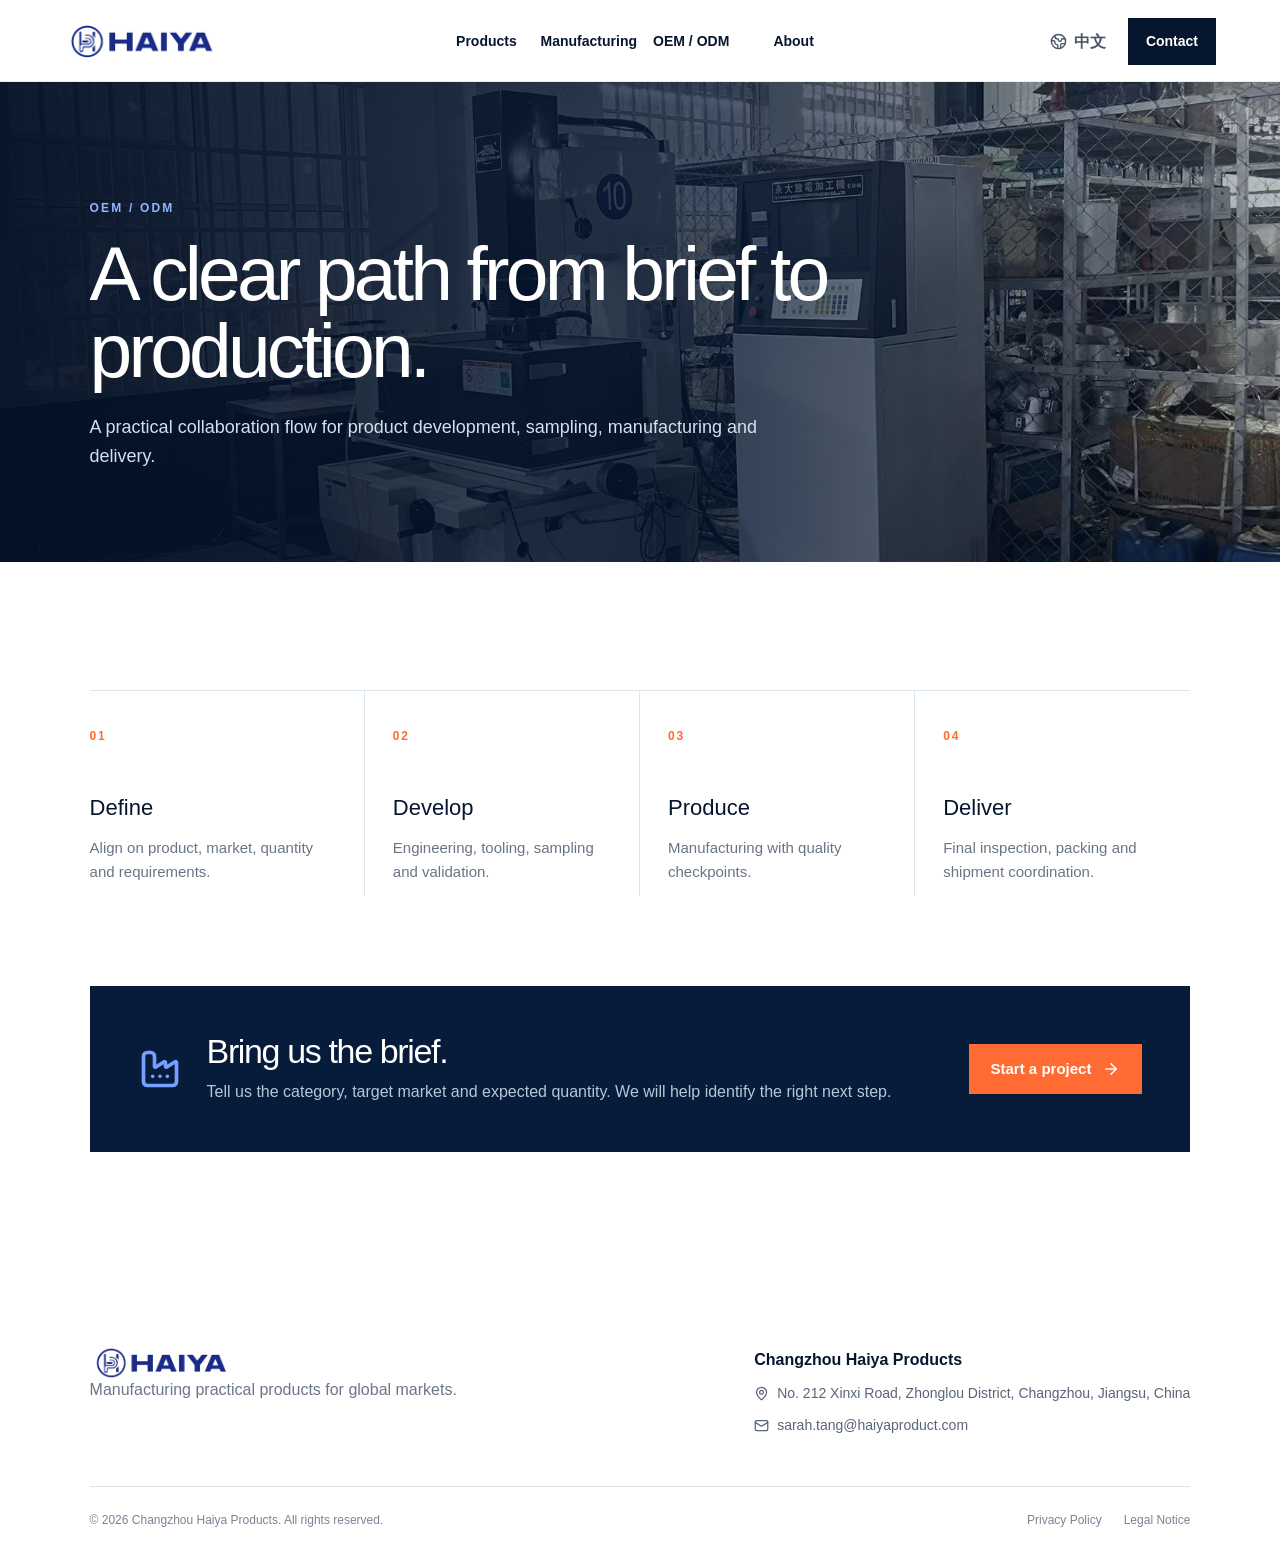
<file: oem/index.html>
<!DOCTYPE html><html lang="en"><head><meta charSet="utf-8"/><meta name="viewport" content="width=device-width, initial-scale=1"/><link rel="stylesheet" href="/_next/static/css/index.BwdDEqfm.css" data-rsc-css-href="/_next/static/css/index.BwdDEqfm.css" data-precedence="vite-rsc/importer-resources"/><link rel="modulepreload" fetchPriority="low" href="/_next/static/chunks/index-aIg0hQ_o.js"/><script src="/_next/static/chunks/rolldown-runtime-C60lm6uB.js" type="module" async=""></script><script src="/_next/static/chunks/framework-D_rUT4EX.js" type="module" async=""></script><link rel="modulepreload" href="/_next/static/chunks/layout-segment-context-CGp4AZ0Q.js" crossorigin=""/><link rel="modulepreload" href="/_next/static/chunks/interior-page-CCPYUi7Q.js" crossorigin=""/><link rel="modulepreload" href="/_next/static/chunks/site-footer-D-RrSYYw.js" crossorigin=""/><title>HAIYA | Coolers &amp; Practical Products Manufacturing</title><meta name="description" content="HAIYA manufactures coolers, tackle boxes, food containers and practical plastic products across China and Cambodia."/><link rel="shortcut icon" href="/favicon.svg"/><link rel="icon" href="/favicon.svg"/><script>Object.assign(((self[Symbol.for("vinext.navigationRuntime")]??={bootstrap:{routeManifest:null},functions:{}}).bootstrap.rsc??={rsc:[]}),{params:{},nav:{"pathname":"/oem","searchParams":[]}})</script><link rel="modulepreload" href="/_next/static/chunks/index-aIg0hQ_o.js" />
</head><body class="antialiased"><main class="site-shell"><header class="topbar interior-nav"><a href="/" class="brand"><img src="/images/haiya-logo.png" alt="HAIYA"/></a><nav class="nav "><a href="/products">Products</a><a href="/manufacturing">Manufacturing</a><a href="/oem">OEM / ODM</a><a href="/about">About</a></nav><div class="header-actions"><button class="language"><svg xmlns="http://www.w3.org/2000/svg" width="17" height="17" viewBox="0 0 24 24" fill="none" stroke="currentColor" stroke-width="2" stroke-linecap="round" stroke-linejoin="round" class="lucide lucide-earth" aria-hidden="true"><path d="M21.54 15H17a2 2 0 0 0-2 2v4.54"></path><path d="M7 3.34V5a3 3 0 0 0 3 3a2 2 0 0 1 2 2c0 1.1.9 2 2 2a2 2 0 0 0 2-2c0-1.1.9-2 2-2h3.17"></path><path d="M11 21.95V18a2 2 0 0 0-2-2a2 2 0 0 1-2-2v-1a2 2 0 0 0-2-2H2.05"></path><circle cx="12" cy="12" r="10"></circle></svg>中文</button><a class="header-cta" href="/contact">Contact</a><button class="menu-button"><svg xmlns="http://www.w3.org/2000/svg" width="24" height="24" viewBox="0 0 24 24" fill="none" stroke="currentColor" stroke-width="2" stroke-linecap="round" stroke-linejoin="round" class="lucide lucide-menu" aria-hidden="true"><path d="M4 5h16"></path><path d="M4 12h16"></path><path d="M4 19h16"></path></svg></button></div></header><section class="inner-hero"><img src="/images/workshop-tooling.webp" alt="" fetchPriority="high" decoding="async"/><div class="inner-hero-shade"></div><div><p class="eyebrow light">OEM / ODM</p><h1>A clear path from brief to production.</h1><p>A practical collaboration flow for product development, sampling, manufacturing and delivery.</p></div></section><section class="section inner-section"><div class="steps page-steps"><article><span>01</span><h3>Define</h3><p>Align on product, market, quantity and requirements.</p></article><article><span>02</span><h3>Develop</h3><p>Engineering, tooling, sampling and validation.</p></article><article><span>03</span><h3>Produce</h3><p>Manufacturing with quality checkpoints.</p></article><article><span>04</span><h3>Deliver</h3><p>Final inspection, packing and shipment coordination.</p></article></div><div class="capability-band"><svg xmlns="http://www.w3.org/2000/svg" width="24" height="24" viewBox="0 0 24 24" fill="none" stroke="currentColor" stroke-width="2" stroke-linecap="round" stroke-linejoin="round" class="lucide lucide-factory" aria-hidden="true"><path d="M12 16h.01"></path><path d="M16 16h.01"></path><path d="M3 19a2 2 0 0 0 2 2h14a2 2 0 0 0 2-2V8.5a.5.5 0 0 0-.769-.422l-4.462 2.844A.5.5 0 0 1 15 10.5v-2a.5.5 0 0 0-.769-.422L9.77 10.922A.5.5 0 0 1 9 10.5V5a2 2 0 0 0-2-2H5a2 2 0 0 0-2 2z"></path><path d="M8 16h.01"></path></svg><div><h2>Bring us the brief.</h2><p>Tell us the category, target market and expected quantity. We will help identify the right next step.</p></div><a class="button button-primary" href="/contact">Start a project<svg xmlns="http://www.w3.org/2000/svg" width="18" height="18" viewBox="0 0 24 24" fill="none" stroke="currentColor" stroke-width="2" stroke-linecap="round" stroke-linejoin="round" class="lucide lucide-arrow-right" aria-hidden="true"><path d="M5 12h14"></path><path d="m12 5 7 7-7 7"></path></svg></a></div></section><footer><div class="footer-brand"><img src="/images/haiya-logo.png" alt="HAIYA"/><p>Manufacturing practical products for global markets.</p></div><div class="footer-contact"><strong>Changzhou Haiya Products</strong><span><svg xmlns="http://www.w3.org/2000/svg" width="15" height="15" viewBox="0 0 24 24" fill="none" stroke="currentColor" stroke-width="2" stroke-linecap="round" stroke-linejoin="round" class="lucide lucide-map-pin" aria-hidden="true"><path d="M20 10c0 4.993-5.539 10.193-7.399 11.799a1 1 0 0 1-1.202 0C9.539 20.193 4 14.993 4 10a8 8 0 0 1 16 0"></path><circle cx="12" cy="10" r="3"></circle></svg>No. 212 Xinxi Road, Zhonglou District, Changzhou, Jiangsu, China</span><a href="mailto:sarah.tang@haiyaproduct.com"><svg xmlns="http://www.w3.org/2000/svg" width="15" height="15" viewBox="0 0 24 24" fill="none" stroke="currentColor" stroke-width="2" stroke-linecap="round" stroke-linejoin="round" class="lucide lucide-mail" aria-hidden="true"><path d="m22 7-8.991 5.727a2 2 0 0 1-2.009 0L2 7"></path><rect x="2" y="4" width="20" height="16" rx="2"></rect></svg>sarah.tang@haiyaproduct.com</a></div><div class="footer-legal"><span>© 2026 <!-- -->Changzhou Haiya Products. All rights reserved.</span><nav aria-label="Legal information"><a href="/privacy">Privacy Policy</a><a href="/legal">Legal Notice</a></nav></div></footer></main><script type="module" src="/_next/static/chunks/index-aIg0hQ_o.js" id="_R_" async=""></script><script>((self[Symbol.for("vinext.navigationRuntime")]??={bootstrap:{routeManifest:null},functions:{}}).bootstrap.rsc??={rsc:[]}).rsc.push("0:{\"page:/oem\":\"$L1\",\"layout:/\":\"$L2\",\"route:/oem\":\"$L3\",\"__route\":\"route:/oem\",\"__interceptionContext\":null,\"__layoutIds\":[\"layout:/\"],\"__rootLayout\":\"/\",\"__bfcacheSegmentIdentities\":{\"layout:/\":\"[\\\"layout\\\",\\\"layout:/\\\",\\\"root-boundary:/\\\",\\\"\\\"]\",\"page:/oem\":\"[\\\"page\\\",\\\"page:/oem\\\",\\\"root-boundary:/\\\",\\\"[\\\\\\\"oem\\\\\\\"]\\\"]\"},\"__srcPage\":[\"oem\",\"page\"],\"__layoutFlags\":{\"layout:/\":\"s\"},\"__artifactCompatibility\":{\"schemaVersion\":1,\"graphVersion\":\"app-route-graph:0854f1c04a654ed8\",\"deploymentVersion\":\"94431bf4-6bac-410f-a605-298ddca34caa\",\"appElementsSchemaVersion\":1,\"rscPayloadSchemaVersion\":1,\"rootBoundaryId\":\"/\",\"renderEpoch\":null}}\n")</script><script>((self[Symbol.for("vinext.navigationRuntime")]??={bootstrap:{routeManifest:null},functions:{}}).bootstrap.rsc??={rsc:[]}).rsc.push("4:I[\"8c0f216c4604\",[],\"Children\",1]\n")</script><script>((self[Symbol.for("vinext.navigationRuntime")]??={bootstrap:{routeManifest:null},functions:{}}).bootstrap.rsc??={rsc:[]}).rsc.push("5:I[\"593f344dc510\",[],\"GlobalErrorBoundary\",1]\n")</script><script>((self[Symbol.for("vinext.navigationRuntime")]??={bootstrap:{routeManifest:null},functions:{}}).bootstrap.rsc??={rsc:[]}).rsc.push("6:I[\"0b874ad30386\",[],\"default\",1]\n")</script><script>((self[Symbol.for("vinext.navigationRuntime")]??={bootstrap:{routeManifest:null},functions:{}}).bootstrap.rsc??={rsc:[]}).rsc.push("7:I[\"593f344dc510\",[],\"ErrorBoundary\",1]\n")</script><script>((self[Symbol.for("vinext.navigationRuntime")]??={bootstrap:{routeManifest:null},functions:{}}).bootstrap.rsc??={rsc:[]}).rsc.push("8:I[\"15c18cfaeeff\",[],\"LayoutSegmentProvider\",1]\n")</script><script>((self[Symbol.for("vinext.navigationRuntime")]??={bootstrap:{routeManifest:null},functions:{}}).bootstrap.rsc??={rsc:[]}).rsc.push("9:I[\"8c0f216c4604\",[],\"Slot\",1]\n")</script><script>((self[Symbol.for("vinext.navigationRuntime")]??={bootstrap:{routeManifest:null},functions:{}}).bootstrap.rsc??={rsc:[]}).rsc.push("a:I[\"593f344dc510\",[],\"NotFoundBoundary\",1]\n")</script><script>((self[Symbol.for("vinext.navigationRuntime")]??={bootstrap:{routeManifest:null},functions:{}}).bootstrap.rsc??={rsc:[]}).rsc.push("b:I[\"9276801271d6\",[],\"AppRouterScrollTarget\",1]\n")</script><script>((self[Symbol.for("vinext.navigationRuntime")]??={bootstrap:{routeManifest:null},functions:{}}).bootstrap.rsc??={rsc:[]}).rsc.push("c:I[\"593f344dc510\",[],\"RedirectBoundary\",1]\n")</script><script>((self[Symbol.for("vinext.navigationRuntime")]??={bootstrap:{routeManifest:null},functions:{}}).bootstrap.rsc??={rsc:[]}).rsc.push(":HL[\"/_next/static/css/index.BwdDEqfm.css\",\"style\"     ]\n")</script><script>((self[Symbol.for("vinext.navigationRuntime")]??={bootstrap:{routeManifest:null},functions:{}}).bootstrap.rsc??={rsc:[]}).rsc.push("2:[[[\"$\",\"link\",\"css:/_next/static/css/index.BwdDEqfm.css\",{\"rel\":\"stylesheet\",\"precedence\":\"vite-rsc/importer-resources\",\"href\":\"/_next/static/css/index.BwdDEqfm.css\",\"data-rsc-css-href\":\"/_next/static/css/index.BwdDEqfm.css\"}],\"$undefined\"],[\"$\",\"html\",null,{\"lang\":\"en\",\"children\":[\"$\",\"body\",null,{\"className\":\"antialiased\",\"children\":[\"$\",\"$L4\",null,{}]}]}]]\n")</script><script>((self[Symbol.for("vinext.navigationRuntime")]??={bootstrap:{routeManifest:null},functions:{}}).bootstrap.rsc??={rsc:[]}).rsc.push("3:[[[\"$\",\"meta\",null,{\"charSet\":\"utf-8\"}],[[\"$\",\"title\",\"0\",{\"children\":\"HAIYA | Coolers \u0026 Practical Products Manufacturing\"}],[\"$\",\"meta\",\"1\",{\"name\":\"description\",\"content\":\"HAIYA manufactures coolers, tackle boxes, food containers and practical plastic products across China and Cambodia.\"}],[\"$\",\"link\",\"2\",{\"data-vinext-streamed-icon\":\"$undefined\",\"rel\":\"shortcut icon\",\"href\":\"/favicon.svg\",\"type\":\"$undefined\",\"sizes\":\"$undefined\",\"color\":\"$undefined\",\"media\":\"$undefined\",\"fetchPriority\":\"$undefined\"}],[\"$\",\"link\",\"3\",{\"data-vinext-streamed-icon\":\"$undefined\",\"rel\":\"icon\",\"href\":\"/favicon.svg\",\"type\":\"$undefined\",\"sizes\":\"$undefined\",\"color\":\"$undefined\",\"media\":\"$undefined\",\"fetchPriority\":\"$undefined\"}]],[[\"$\",\"meta\",\"0\",{\"name\":\"viewport\",\"content\":\"width=device-width, initial-scale=1\"}]]],[\"$\",\"$L5\",null,{\"fallback\":\"$6\",\"children\":[\"$\",\"$L7\",null,{\"fallback\":\"$6\",\"children\":[\"$\",\"$L8\",null,{\"providerId\":\"layout:/\",\"segmentMap\":{\"children\":[\"oem\"]},\"children\":[\"$\",\"$L9\",null,{\"id\":\"layout:/\",\"parallelSlots\":\"$undefined\",\"children\":[\"$\",\"$La\",null,{\"resetKey\":\"oem\",\"fallback\":[[\"$\",\"title\",null,{\"children\":\"404: This page could not be found.\"}],[\"$\",\"div\",null,{\"style\":{\"fontFamily\":\"system-ui,\\\"Segoe UI\\\",Roboto,Helvetica,Arial,sans-serif,\\\"Apple Color Emoji\\\",\\\"Segoe UI Emoji\\\"\",\"height\":\"100vh\",\"textAlign\":\"center\",\"display\":\"flex\",\"flexDirection\":\"column\",\"alignItems\":\"center\",\"justifyContent\":\"center\"},\"children\":[\"$\",\"div\",null,{\"children\":[[\"$\",\"style\",null,{\"dangerouslySetInnerHTML\":{\"__html\":\"body{color:#000;background:#fff;margin:0}.next-error-h1{border-right:1px solid rgba(0,0,0,.3)}@media (prefers-color-scheme:dark){body{color:#fff;background:#000}.next-error-h1{border-right:1px solid rgba(255,255,255,.3)}}\"}}],[\"$\",\"h1\",null,{\"className\":\"next-error-h1\",\"style\":{\"display\":\"inline-block\",\"margin\":\"0 20px 0 0\",\"padding\":\"0 23px 0 0\",\"fontSize\":24,\"fontWeight\":500,\"verticalAlign\":\"top\",\"lineHeight\":\"49px\"},\"children\":404}],[\"$\",\"div\",null,{\"style\":{\"display\":\"inline-block\"},\"children\":[\"$\",\"h2\",null,{\"style\":{\"fontSize\":14,\"fontWeight\":400,\"lineHeight\":\"49px\",\"margin\":0},\"children\":\"This page could not be found.\"}]}]]}]}]],\"children\":[\"$\",\"$Lb\",null,{\"children\":[\"$\",\"$Lc\",null,{\"children\":[[\"$\",\"$L8\",null,{\"providerId\":\"page:/oem\",\"segmentMap\":{\"children\":[\"__PAGE__\"]},\"children\":[\"$\",\"$L9\",null,{\"id\":\"page:/oem\"}]}],null]}]}]}]}]}]}]}],null,null]\n")</script><script>((self[Symbol.for("vinext.navigationRuntime")]??={bootstrap:{routeManifest:null},functions:{}}).bootstrap.rsc??={rsc:[]}).rsc.push("d:I[\"cc5ec4480dcf\",[],\"default\",1]\n")</script><script>((self[Symbol.for("vinext.navigationRuntime")]??={bootstrap:{routeManifest:null},functions:{}}).bootstrap.rsc??={rsc:[]}).rsc.push("1:[\"$\",\"$Ld\",null,{\"page\":\"oem\"}]\n")</script><script>Object.assign(((self[Symbol.for("vinext.navigationRuntime")]??={bootstrap:{routeManifest:null},functions:{}}).bootstrap.rsc??={rsc:[]}),{"initialCacheKind":"static"});((self[Symbol.for("vinext.navigationRuntime")]??={bootstrap:{routeManifest:null},functions:{}}).bootstrap.rsc??={rsc:[]}).done=true</script></body></html>
</file>
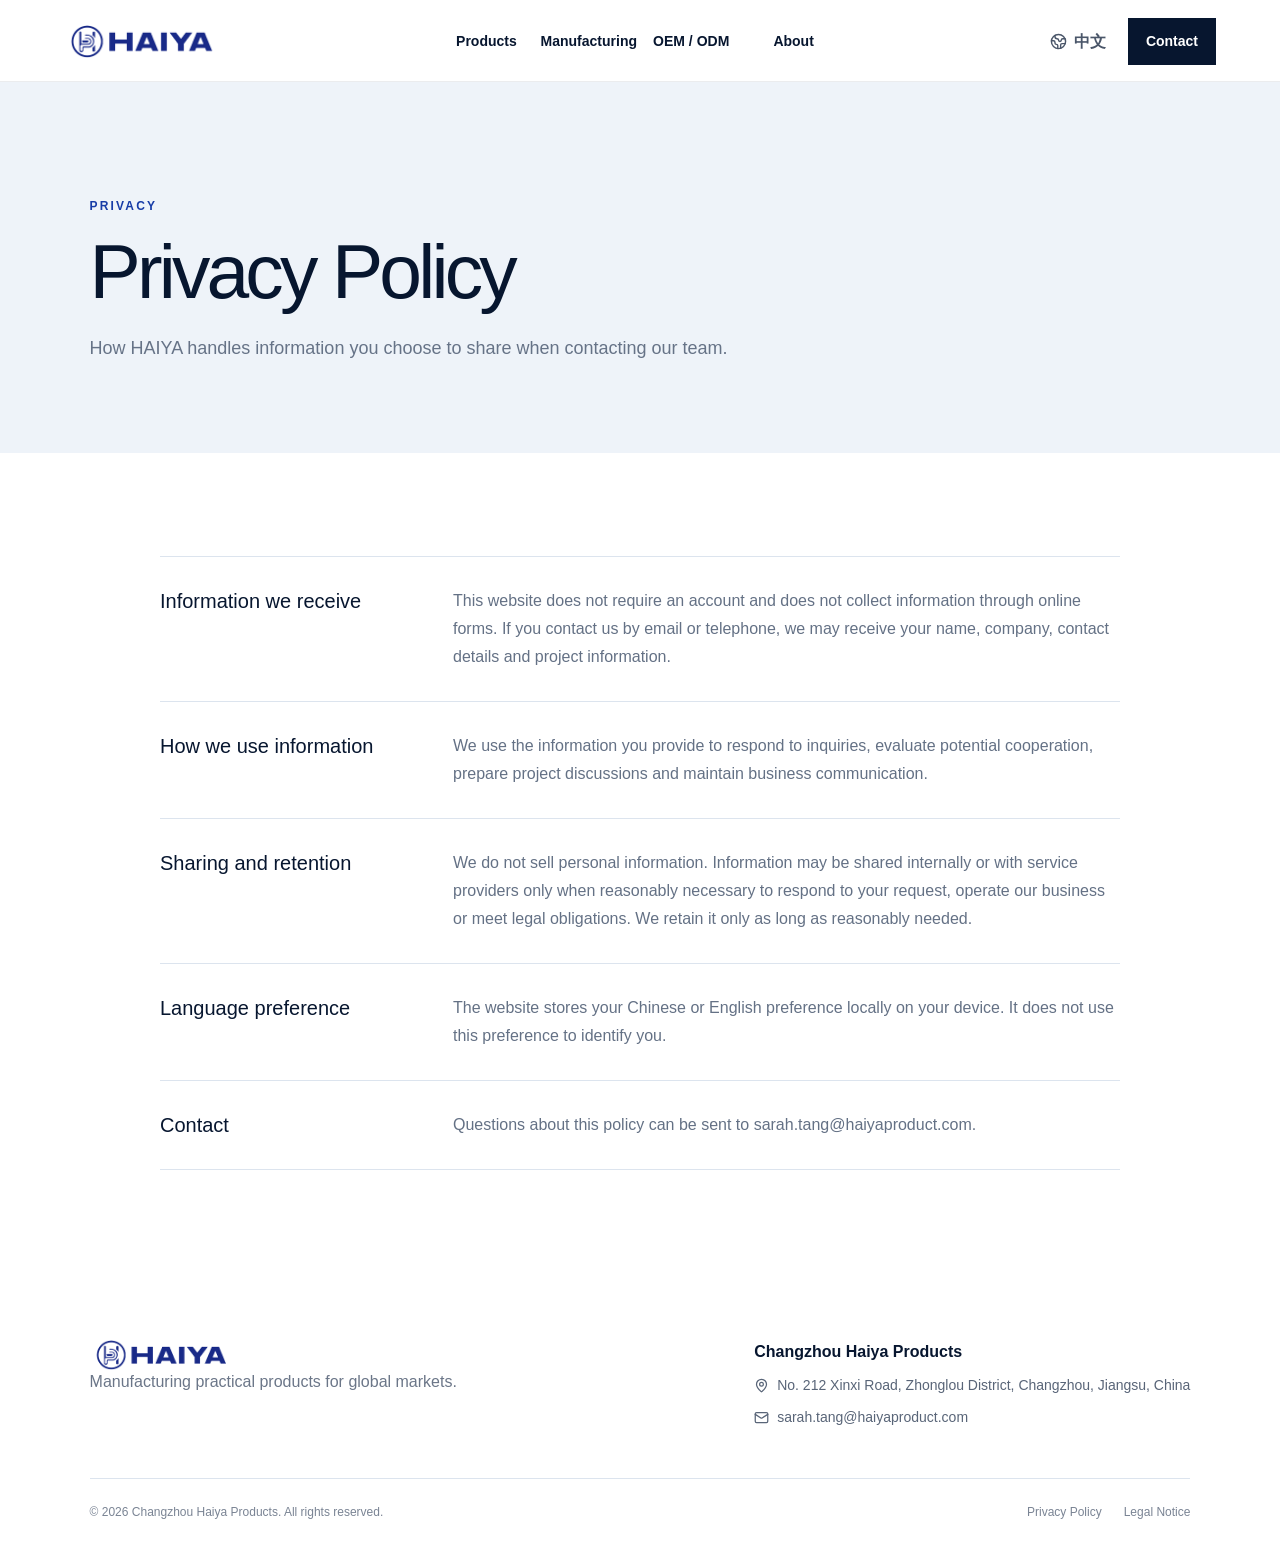
<file: privacy/index.html>
<!DOCTYPE html><html lang="en"><head><meta charSet="utf-8"/><meta name="viewport" content="width=device-width, initial-scale=1"/><link rel="stylesheet" href="/_next/static/css/index.BwdDEqfm.css" data-rsc-css-href="/_next/static/css/index.BwdDEqfm.css" data-precedence="vite-rsc/importer-resources"/><link rel="modulepreload" fetchPriority="low" href="/_next/static/chunks/index-aIg0hQ_o.js"/><script src="/_next/static/chunks/rolldown-runtime-C60lm6uB.js" type="module" async=""></script><script src="/_next/static/chunks/framework-D_rUT4EX.js" type="module" async=""></script><link rel="modulepreload" href="/_next/static/chunks/layout-segment-context-CGp4AZ0Q.js" crossorigin=""/><link rel="modulepreload" href="/_next/static/chunks/interior-page-CCPYUi7Q.js" crossorigin=""/><link rel="modulepreload" href="/_next/static/chunks/site-footer-D-RrSYYw.js" crossorigin=""/><title>Privacy Policy | HAIYA</title><meta name="description" content="HAIYA privacy policy and information handling practices."/><link rel="shortcut icon" href="/favicon.svg"/><link rel="icon" href="/favicon.svg"/><script>Object.assign(((self[Symbol.for("vinext.navigationRuntime")]??={bootstrap:{routeManifest:null},functions:{}}).bootstrap.rsc??={rsc:[]}),{params:{},nav:{"pathname":"/privacy","searchParams":[]}})</script><link rel="modulepreload" href="/_next/static/chunks/index-aIg0hQ_o.js" />
</head><body class="antialiased"><main class="site-shell"><header class="topbar interior-nav"><a href="/" class="brand"><img src="/images/haiya-logo.png" alt="HAIYA"/></a><nav class="nav "><a href="/products">Products</a><a href="/manufacturing">Manufacturing</a><a href="/oem">OEM / ODM</a><a href="/about">About</a></nav><div class="header-actions"><button class="language"><svg xmlns="http://www.w3.org/2000/svg" width="17" height="17" viewBox="0 0 24 24" fill="none" stroke="currentColor" stroke-width="2" stroke-linecap="round" stroke-linejoin="round" class="lucide lucide-earth" aria-hidden="true"><path d="M21.54 15H17a2 2 0 0 0-2 2v4.54"></path><path d="M7 3.34V5a3 3 0 0 0 3 3a2 2 0 0 1 2 2c0 1.1.9 2 2 2a2 2 0 0 0 2-2c0-1.1.9-2 2-2h3.17"></path><path d="M11 21.95V18a2 2 0 0 0-2-2a2 2 0 0 1-2-2v-1a2 2 0 0 0-2-2H2.05"></path><circle cx="12" cy="12" r="10"></circle></svg>中文</button><a class="header-cta" href="/contact">Contact</a><button class="menu-button"><svg xmlns="http://www.w3.org/2000/svg" width="24" height="24" viewBox="0 0 24 24" fill="none" stroke="currentColor" stroke-width="2" stroke-linecap="round" stroke-linejoin="round" class="lucide lucide-menu" aria-hidden="true"><path d="M4 5h16"></path><path d="M4 12h16"></path><path d="M4 19h16"></path></svg></button></div></header><section class="legal-hero"><p class="eyebrow">PRIVACY</p><h1>Privacy Policy</h1><p>How HAIYA handles information you choose to share when contacting our team.</p></section><section class="legal-content"><article><h2>Information we receive</h2><p>This website does not require an account and does not collect information through online forms. If you contact us by email or telephone, we may receive your name, company, contact details and project information.</p></article><article><h2>How we use information</h2><p>We use the information you provide to respond to inquiries, evaluate potential cooperation, prepare project discussions and maintain business communication.</p></article><article><h2>Sharing and retention</h2><p>We do not sell personal information. Information may be shared internally or with service providers only when reasonably necessary to respond to your request, operate our business or meet legal obligations. We retain it only as long as reasonably needed.</p></article><article><h2>Language preference</h2><p>The website stores your Chinese or English preference locally on your device. It does not use this preference to identify you.</p></article><article><h2>Contact</h2><p>Questions about this policy can be sent to sarah.tang@haiyaproduct.com.</p></article></section><footer><div class="footer-brand"><img src="/images/haiya-logo.png" alt="HAIYA"/><p>Manufacturing practical products for global markets.</p></div><div class="footer-contact"><strong>Changzhou Haiya Products</strong><span><svg xmlns="http://www.w3.org/2000/svg" width="15" height="15" viewBox="0 0 24 24" fill="none" stroke="currentColor" stroke-width="2" stroke-linecap="round" stroke-linejoin="round" class="lucide lucide-map-pin" aria-hidden="true"><path d="M20 10c0 4.993-5.539 10.193-7.399 11.799a1 1 0 0 1-1.202 0C9.539 20.193 4 14.993 4 10a8 8 0 0 1 16 0"></path><circle cx="12" cy="10" r="3"></circle></svg>No. 212 Xinxi Road, Zhonglou District, Changzhou, Jiangsu, China</span><a href="mailto:sarah.tang@haiyaproduct.com"><svg xmlns="http://www.w3.org/2000/svg" width="15" height="15" viewBox="0 0 24 24" fill="none" stroke="currentColor" stroke-width="2" stroke-linecap="round" stroke-linejoin="round" class="lucide lucide-mail" aria-hidden="true"><path d="m22 7-8.991 5.727a2 2 0 0 1-2.009 0L2 7"></path><rect x="2" y="4" width="20" height="16" rx="2"></rect></svg>sarah.tang@haiyaproduct.com</a></div><div class="footer-legal"><span>© 2026 <!-- -->Changzhou Haiya Products. All rights reserved.</span><nav aria-label="Legal information"><a href="/privacy">Privacy Policy</a><a href="/legal">Legal Notice</a></nav></div></footer></main><script type="module" src="/_next/static/chunks/index-aIg0hQ_o.js" id="_R_" async=""></script><script>((self[Symbol.for("vinext.navigationRuntime")]??={bootstrap:{routeManifest:null},functions:{}}).bootstrap.rsc??={rsc:[]}).rsc.push("0:{\"page:/privacy\":\"$L1\",\"layout:/\":\"$L2\",\"route:/privacy\":\"$L3\",\"__route\":\"route:/privacy\",\"__interceptionContext\":null,\"__layoutIds\":[\"layout:/\"],\"__rootLayout\":\"/\",\"__bfcacheSegmentIdentities\":{\"layout:/\":\"[\\\"layout\\\",\\\"layout:/\\\",\\\"root-boundary:/\\\",\\\"\\\"]\",\"page:/privacy\":\"[\\\"page\\\",\\\"page:/privacy\\\",\\\"root-boundary:/\\\",\\\"[\\\\\\\"privacy\\\\\\\"]\\\"]\"},\"__srcPage\":[\"privacy\",\"page\"],\"__layoutFlags\":{\"layout:/\":\"s\"},\"__artifactCompatibility\":{\"schemaVersion\":1,\"graphVersion\":\"app-route-graph:cafd66b895952518\",\"deploymentVersion\":\"94431bf4-6bac-410f-a605-298ddca34caa\",\"appElementsSchemaVersion\":1,\"rscPayloadSchemaVersion\":1,\"rootBoundaryId\":\"/\",\"renderEpoch\":null}}\n")</script><script>((self[Symbol.for("vinext.navigationRuntime")]??={bootstrap:{routeManifest:null},functions:{}}).bootstrap.rsc??={rsc:[]}).rsc.push("4:I[\"8c0f216c4604\",[],\"Children\",1]\n")</script><script>((self[Symbol.for("vinext.navigationRuntime")]??={bootstrap:{routeManifest:null},functions:{}}).bootstrap.rsc??={rsc:[]}).rsc.push("5:I[\"593f344dc510\",[],\"GlobalErrorBoundary\",1]\n")</script><script>((self[Symbol.for("vinext.navigationRuntime")]??={bootstrap:{routeManifest:null},functions:{}}).bootstrap.rsc??={rsc:[]}).rsc.push("6:I[\"0b874ad30386\",[],\"default\",1]\n")</script><script>((self[Symbol.for("vinext.navigationRuntime")]??={bootstrap:{routeManifest:null},functions:{}}).bootstrap.rsc??={rsc:[]}).rsc.push("7:I[\"593f344dc510\",[],\"ErrorBoundary\",1]\n")</script><script>((self[Symbol.for("vinext.navigationRuntime")]??={bootstrap:{routeManifest:null},functions:{}}).bootstrap.rsc??={rsc:[]}).rsc.push("8:I[\"15c18cfaeeff\",[],\"LayoutSegmentProvider\",1]\n")</script><script>((self[Symbol.for("vinext.navigationRuntime")]??={bootstrap:{routeManifest:null},functions:{}}).bootstrap.rsc??={rsc:[]}).rsc.push("9:I[\"8c0f216c4604\",[],\"Slot\",1]\n")</script><script>((self[Symbol.for("vinext.navigationRuntime")]??={bootstrap:{routeManifest:null},functions:{}}).bootstrap.rsc??={rsc:[]}).rsc.push("a:I[\"593f344dc510\",[],\"NotFoundBoundary\",1]\n")</script><script>((self[Symbol.for("vinext.navigationRuntime")]??={bootstrap:{routeManifest:null},functions:{}}).bootstrap.rsc??={rsc:[]}).rsc.push("b:I[\"9276801271d6\",[],\"AppRouterScrollTarget\",1]\n")</script><script>((self[Symbol.for("vinext.navigationRuntime")]??={bootstrap:{routeManifest:null},functions:{}}).bootstrap.rsc??={rsc:[]}).rsc.push("c:I[\"593f344dc510\",[],\"RedirectBoundary\",1]\n")</script><script>((self[Symbol.for("vinext.navigationRuntime")]??={bootstrap:{routeManifest:null},functions:{}}).bootstrap.rsc??={rsc:[]}).rsc.push(":HL[\"/_next/static/css/index.BwdDEqfm.css\",\"style\"     ]\n")</script><script>((self[Symbol.for("vinext.navigationRuntime")]??={bootstrap:{routeManifest:null},functions:{}}).bootstrap.rsc??={rsc:[]}).rsc.push("2:[[[\"$\",\"link\",\"css:/_next/static/css/index.BwdDEqfm.css\",{\"rel\":\"stylesheet\",\"precedence\":\"vite-rsc/importer-resources\",\"href\":\"/_next/static/css/index.BwdDEqfm.css\",\"data-rsc-css-href\":\"/_next/static/css/index.BwdDEqfm.css\"}],\"$undefined\"],[\"$\",\"html\",null,{\"lang\":\"en\",\"children\":[\"$\",\"body\",null,{\"className\":\"antialiased\",\"children\":[\"$\",\"$L4\",null,{}]}]}]]\n")</script><script>((self[Symbol.for("vinext.navigationRuntime")]??={bootstrap:{routeManifest:null},functions:{}}).bootstrap.rsc??={rsc:[]}).rsc.push("3:[[[\"$\",\"meta\",null,{\"charSet\":\"utf-8\"}],[[\"$\",\"title\",\"0\",{\"children\":\"Privacy Policy | HAIYA\"}],[\"$\",\"meta\",\"1\",{\"name\":\"description\",\"content\":\"HAIYA privacy policy and information handling practices.\"}],[\"$\",\"link\",\"2\",{\"data-vinext-streamed-icon\":\"$undefined\",\"rel\":\"shortcut icon\",\"href\":\"/favicon.svg\",\"type\":\"$undefined\",\"sizes\":\"$undefined\",\"color\":\"$undefined\",\"media\":\"$undefined\",\"fetchPriority\":\"$undefined\"}],[\"$\",\"link\",\"3\",{\"data-vinext-streamed-icon\":\"$undefined\",\"rel\":\"icon\",\"href\":\"/favicon.svg\",\"type\":\"$undefined\",\"sizes\":\"$undefined\",\"color\":\"$undefined\",\"media\":\"$undefined\",\"fetchPriority\":\"$undefined\"}]],[[\"$\",\"meta\",\"0\",{\"name\":\"viewport\",\"content\":\"width=device-width, initial-scale=1\"}]]],[\"$\",\"$L5\",null,{\"fallback\":\"$6\",\"children\":[\"$\",\"$L7\",null,{\"fallback\":\"$6\",\"children\":[\"$\",\"$L8\",null,{\"providerId\":\"layout:/\",\"segmentMap\":{\"children\":[\"privacy\"]},\"children\":[\"$\",\"$L9\",null,{\"id\":\"layout:/\",\"parallelSlots\":\"$undefined\",\"children\":[\"$\",\"$La\",null,{\"resetKey\":\"privacy\",\"fallback\":[[\"$\",\"title\",null,{\"children\":\"404: This page could not be found.\"}],[\"$\",\"div\",null,{\"style\":{\"fontFamily\":\"system-ui,\\\"Segoe UI\\\",Roboto,Helvetica,Arial,sans-serif,\\\"Apple Color Emoji\\\",\\\"Segoe UI Emoji\\\"\",\"height\":\"100vh\",\"textAlign\":\"center\",\"display\":\"flex\",\"flexDirection\":\"column\",\"alignItems\":\"center\",\"justifyContent\":\"center\"},\"children\":[\"$\",\"div\",null,{\"children\":[[\"$\",\"style\",null,{\"dangerouslySetInnerHTML\":{\"__html\":\"body{color:#000;background:#fff;margin:0}.next-error-h1{border-right:1px solid rgba(0,0,0,.3)}@media (prefers-color-scheme:dark){body{color:#fff;background:#000}.next-error-h1{border-right:1px solid rgba(255,255,255,.3)}}\"}}],[\"$\",\"h1\",null,{\"className\":\"next-error-h1\",\"style\":{\"display\":\"inline-block\",\"margin\":\"0 20px 0 0\",\"padding\":\"0 23px 0 0\",\"fontSize\":24,\"fontWeight\":500,\"verticalAlign\":\"top\",\"lineHeight\":\"49px\"},\"children\":404}],[\"$\",\"div\",null,{\"style\":{\"display\":\"inline-block\"},\"children\":[\"$\",\"h2\",null,{\"style\":{\"fontSize\":14,\"fontWeight\":400,\"lineHeight\":\"49px\",\"margin\":0},\"children\":\"This page could not be found.\"}]}]]}]}]],\"children\":[\"$\",\"$Lb\",null,{\"children\":[\"$\",\"$Lc\",null,{\"children\":[[\"$\",\"$L8\",null,{\"providerId\":\"page:/privacy\",\"segmentMap\":{\"children\":[\"__PAGE__\"]},\"children\":[\"$\",\"$L9\",null,{\"id\":\"page:/privacy\"}]}],null]}]}]}]}]}]}]}],null,null]\n")</script><script>((self[Symbol.for("vinext.navigationRuntime")]??={bootstrap:{routeManifest:null},functions:{}}).bootstrap.rsc??={rsc:[]}).rsc.push("d:I[\"cc5ec4480dcf\",[],\"default\",1]\n")</script><script>((self[Symbol.for("vinext.navigationRuntime")]??={bootstrap:{routeManifest:null},functions:{}}).bootstrap.rsc??={rsc:[]}).rsc.push("1:[\"$\",\"$Ld\",null,{\"page\":\"privacy\"}]\n")</script><script>Object.assign(((self[Symbol.for("vinext.navigationRuntime")]??={bootstrap:{routeManifest:null},functions:{}}).bootstrap.rsc??={rsc:[]}),{"initialCacheKind":"static"});((self[Symbol.for("vinext.navigationRuntime")]??={bootstrap:{routeManifest:null},functions:{}}).bootstrap.rsc??={rsc:[]}).done=true</script></body></html>
</file>
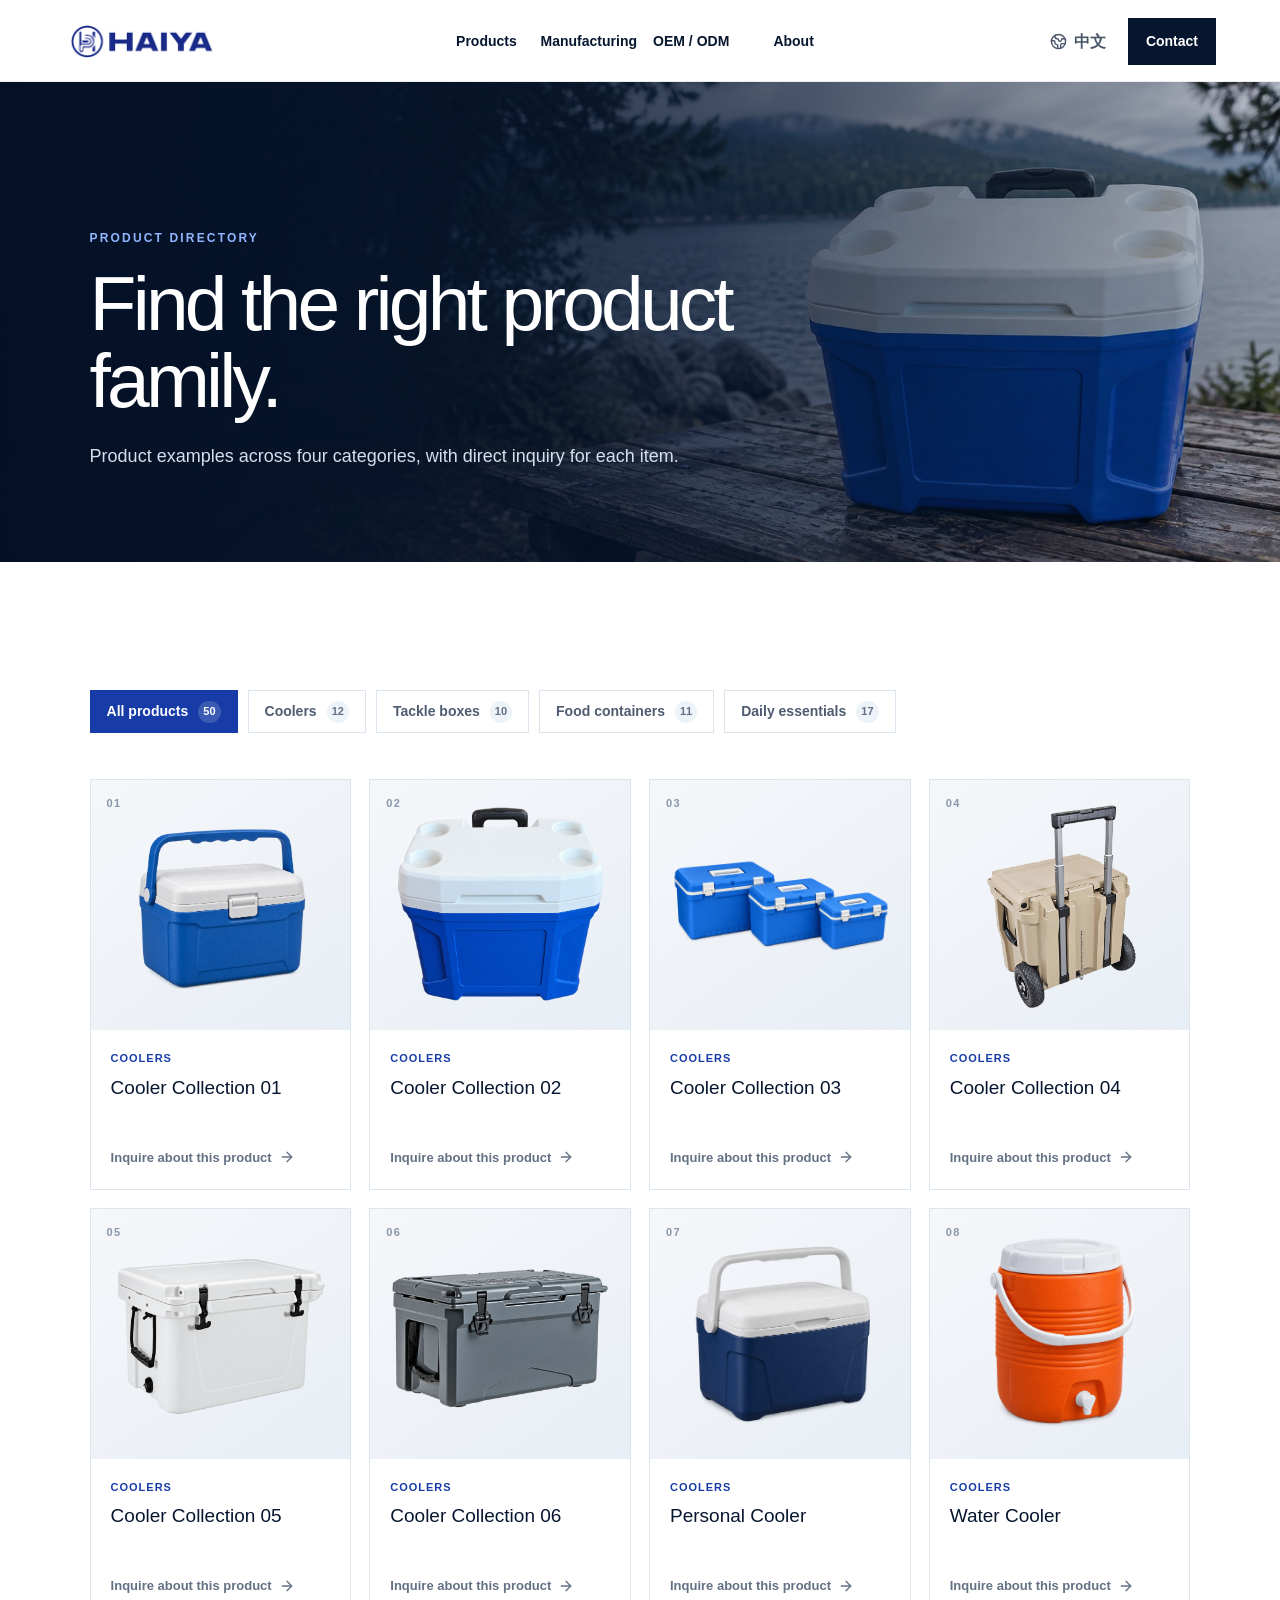
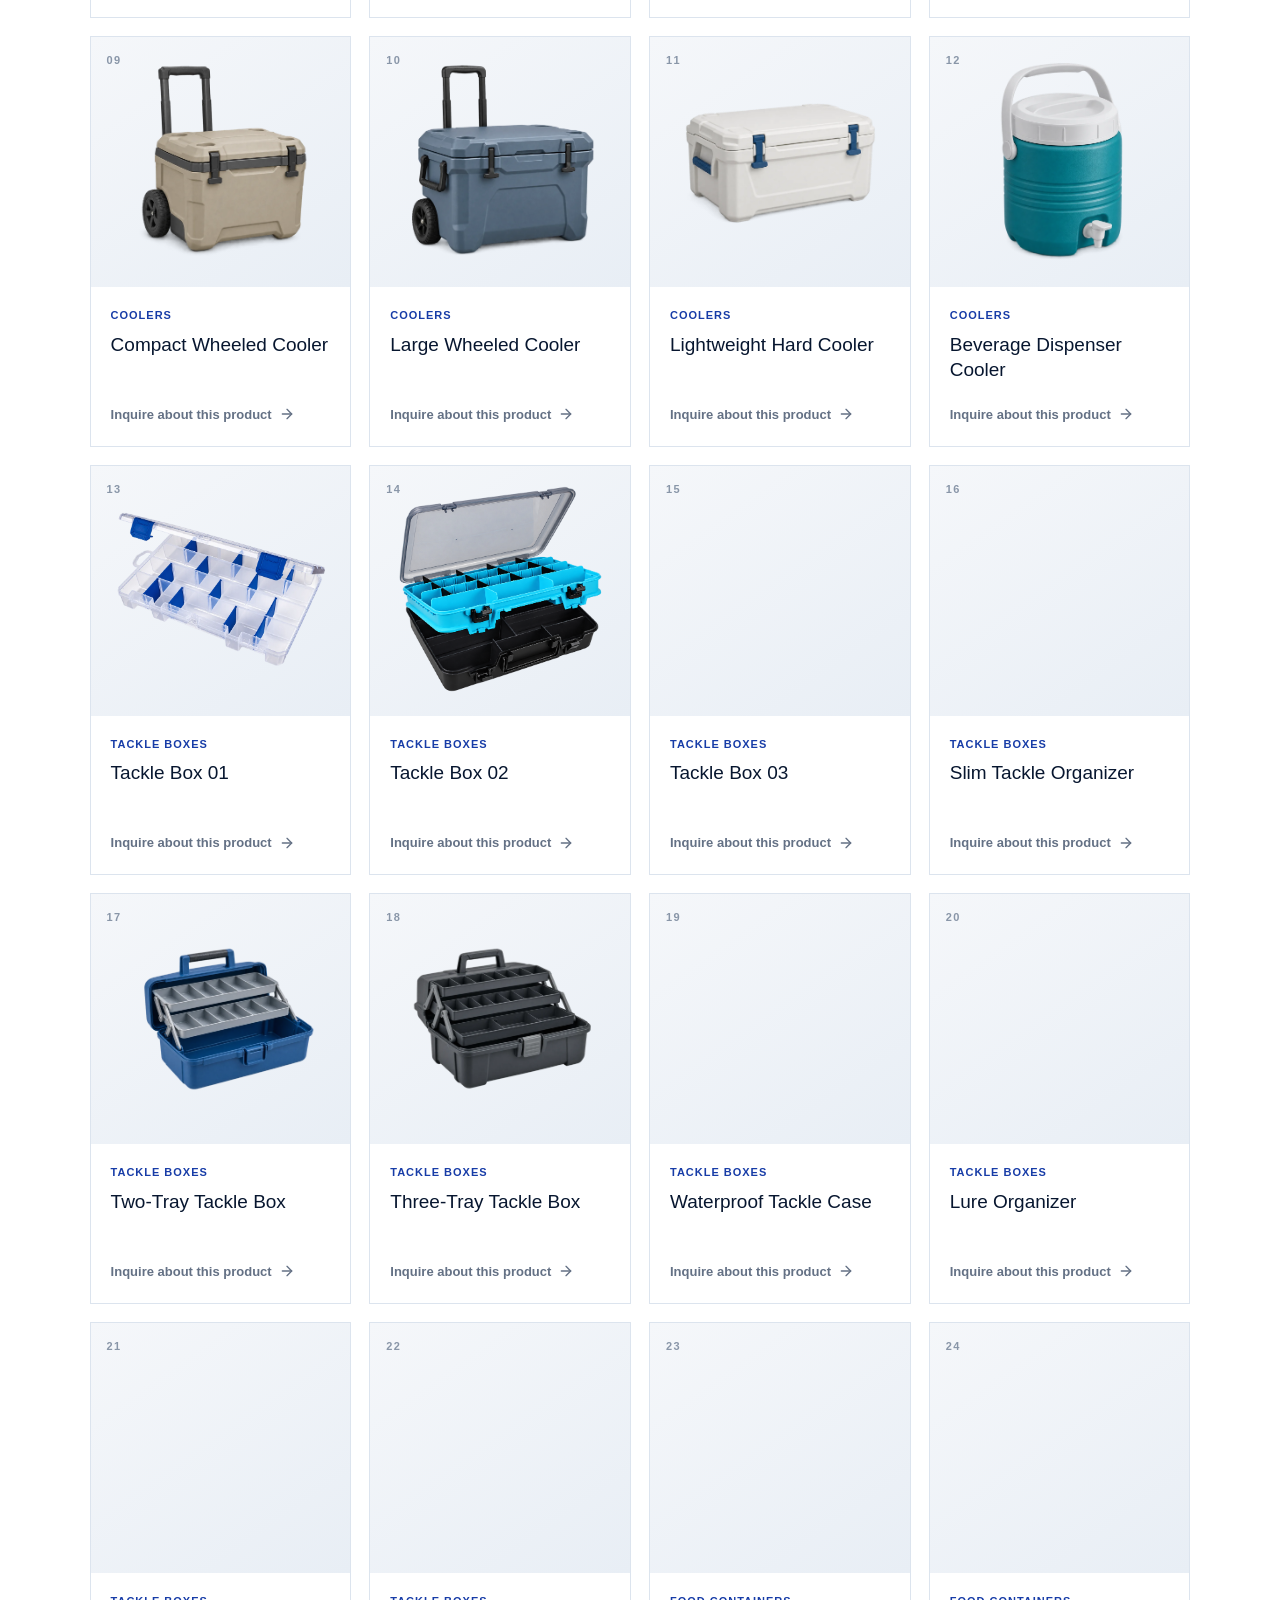
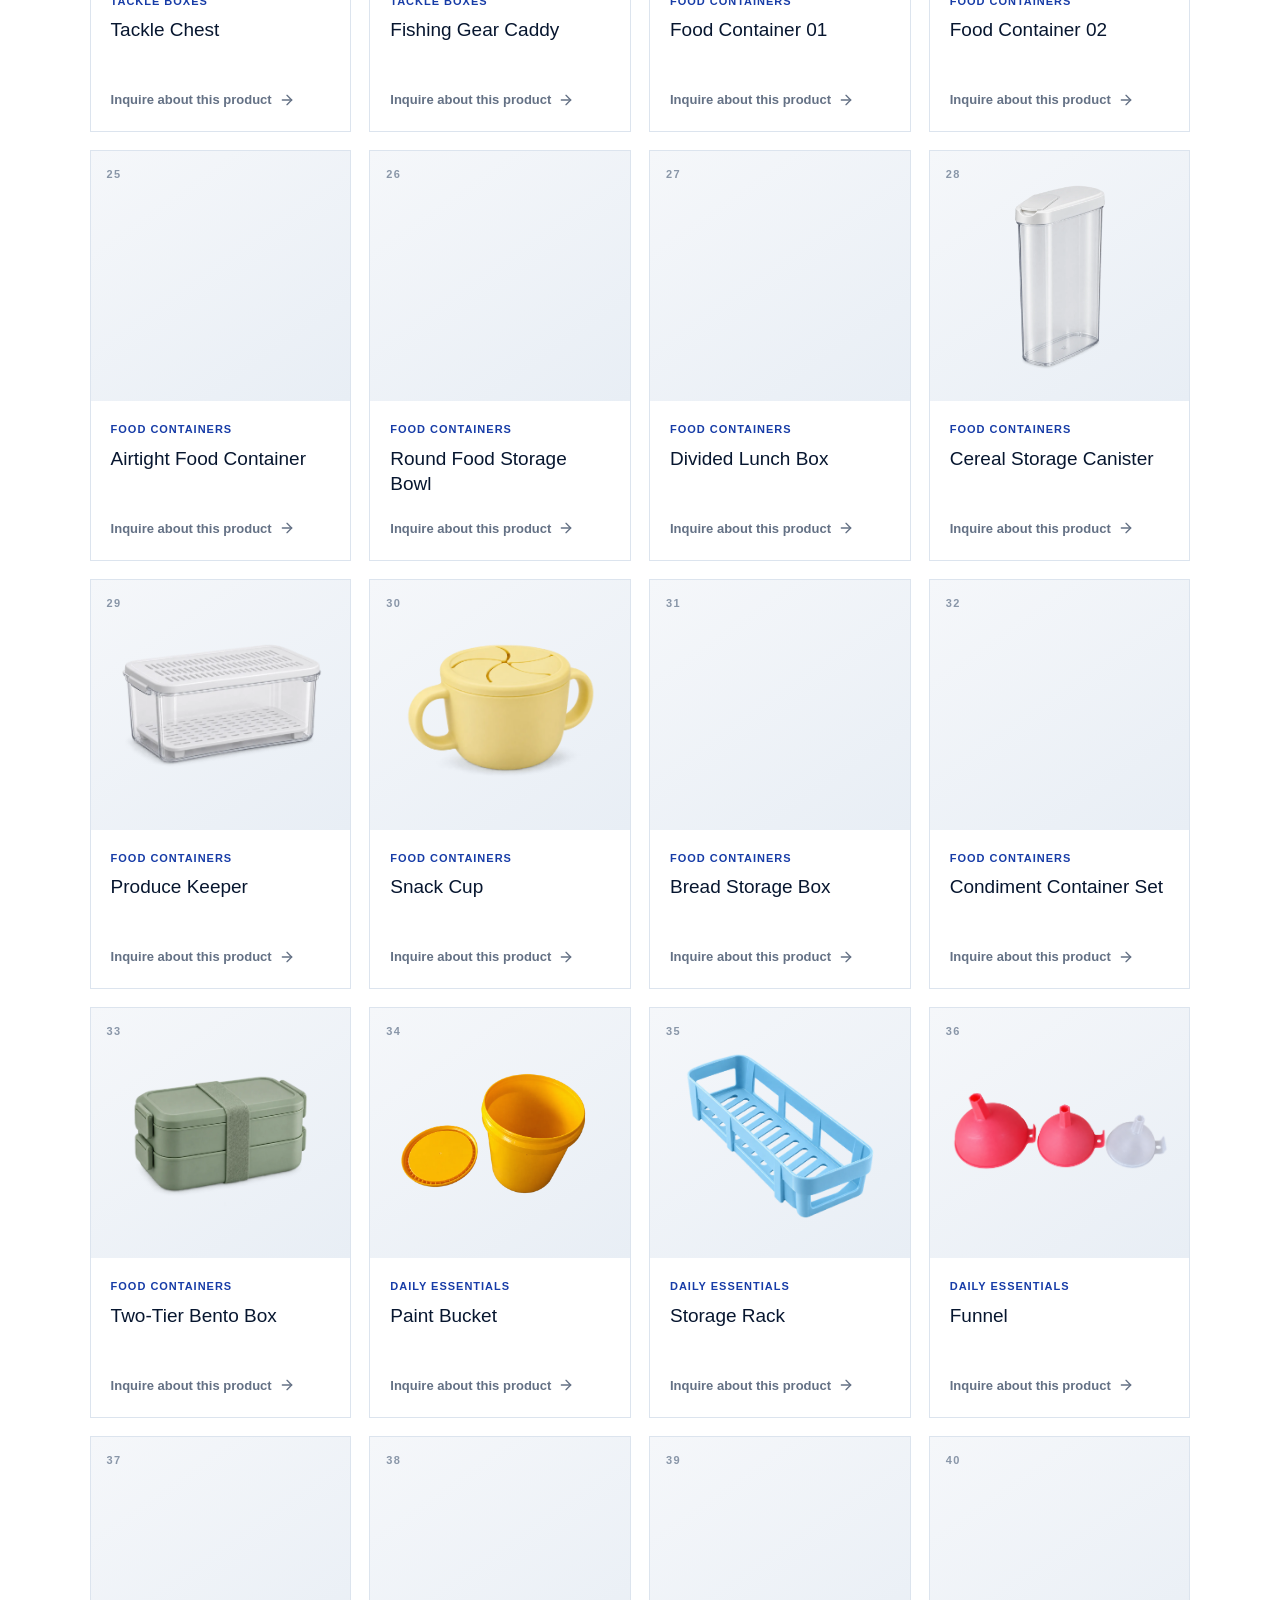
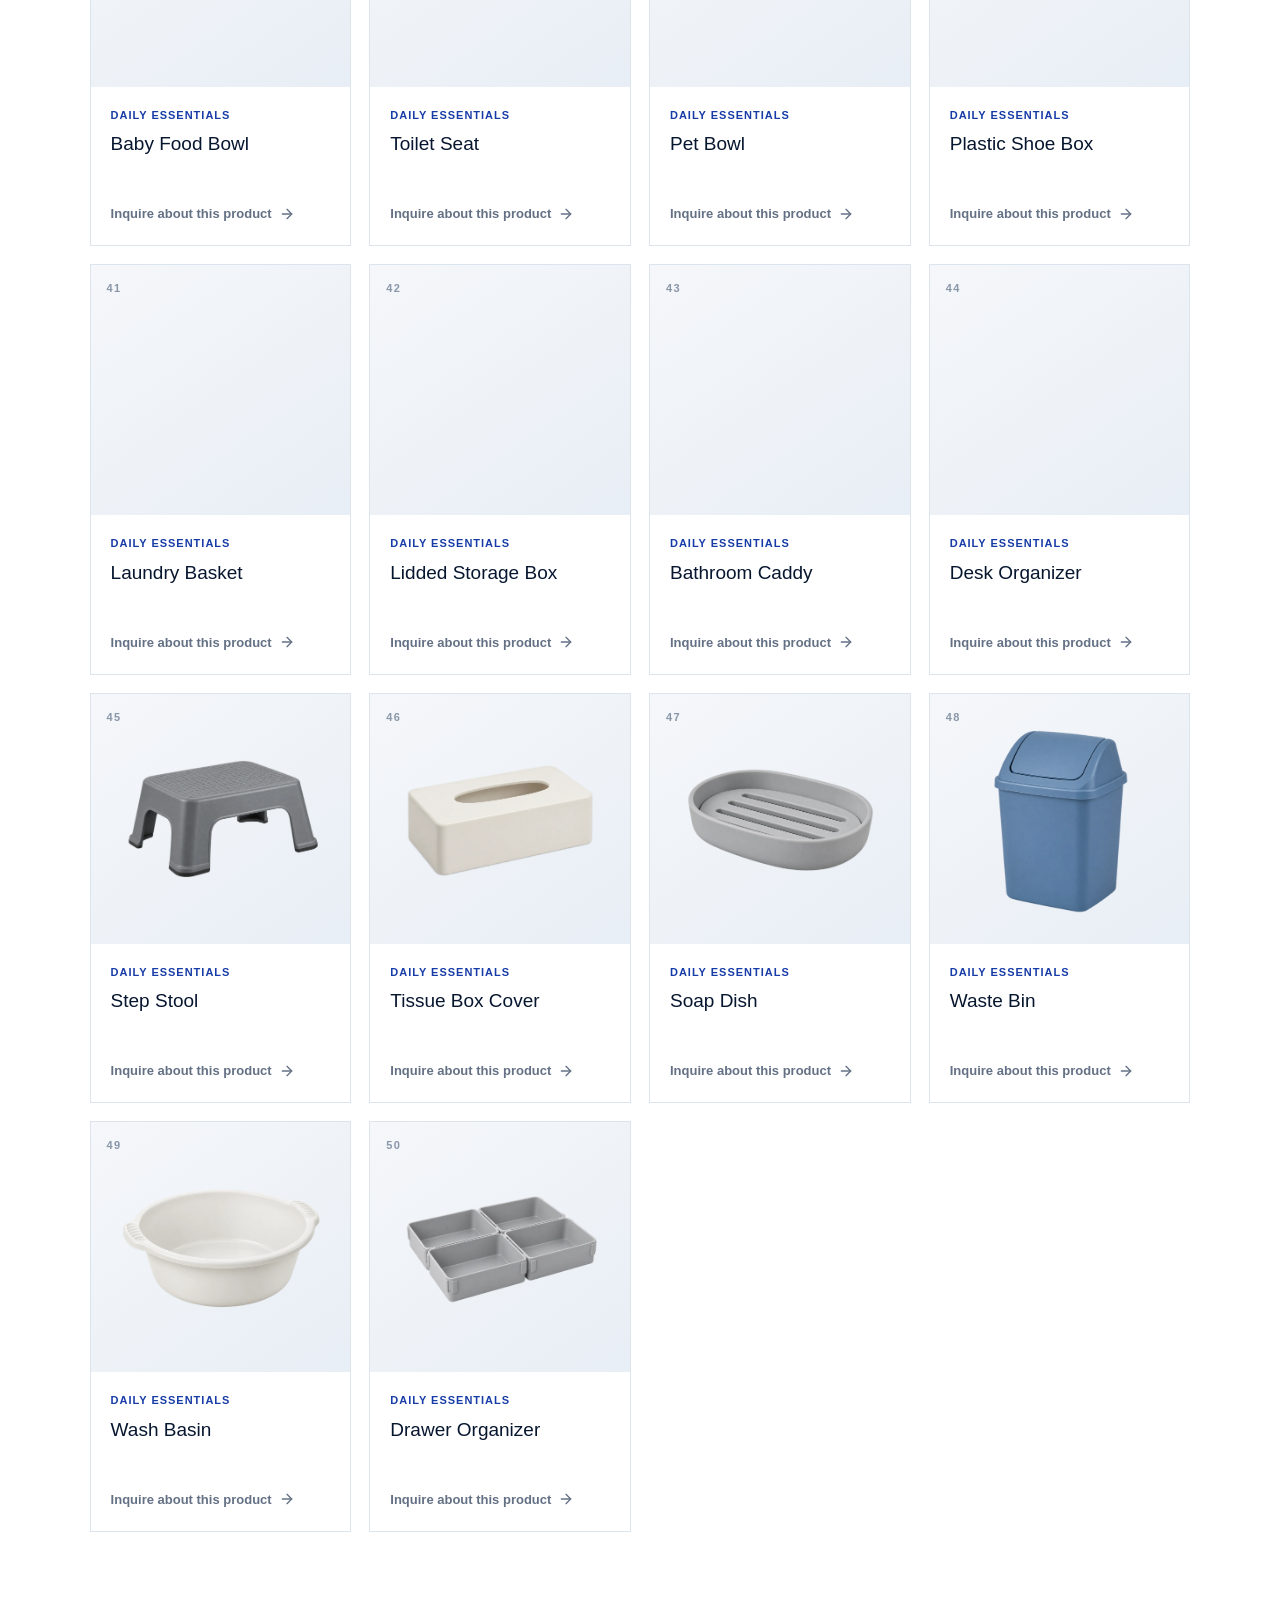
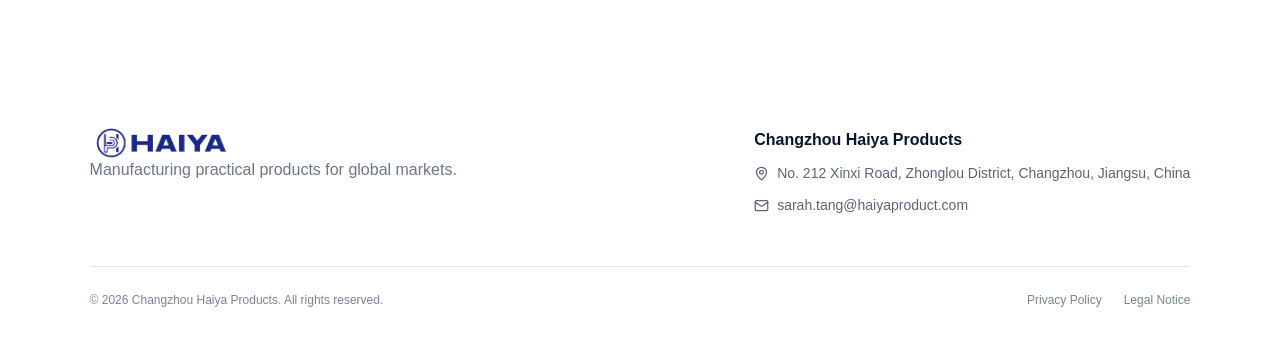
<file: products/index.html>
<!DOCTYPE html><html lang="en"><head><meta charSet="utf-8"/><meta name="viewport" content="width=device-width, initial-scale=1"/><link rel="stylesheet" href="/_next/static/css/index.BwdDEqfm.css" data-rsc-css-href="/_next/static/css/index.BwdDEqfm.css" data-precedence="vite-rsc/importer-resources"/><link rel="modulepreload" fetchPriority="low" href="/_next/static/chunks/index-aIg0hQ_o.js"/><script src="/_next/static/chunks/rolldown-runtime-C60lm6uB.js" type="module" async=""></script><script src="/_next/static/chunks/framework-D_rUT4EX.js" type="module" async=""></script><link rel="modulepreload" href="/_next/static/chunks/layout-segment-context-CGp4AZ0Q.js" crossorigin=""/><link rel="modulepreload" href="/_next/static/chunks/interior-page-CCPYUi7Q.js" crossorigin=""/><link rel="modulepreload" href="/_next/static/chunks/site-footer-D-RrSYYw.js" crossorigin=""/><title>HAIYA | Coolers &amp; Practical Products Manufacturing</title><meta name="description" content="HAIYA manufactures coolers, tackle boxes, food containers and practical plastic products across China and Cambodia."/><link rel="shortcut icon" href="/favicon.svg"/><link rel="icon" href="/favicon.svg"/><script>Object.assign(((self[Symbol.for("vinext.navigationRuntime")]??={bootstrap:{routeManifest:null},functions:{}}).bootstrap.rsc??={rsc:[]}),{params:{},nav:{"pathname":"/products","searchParams":[]}})</script><link rel="modulepreload" href="/_next/static/chunks/index-aIg0hQ_o.js" />
</head><body class="antialiased"><main class="site-shell"><header class="topbar interior-nav"><a href="/" class="brand"><img src="/images/haiya-logo.png" alt="HAIYA"/></a><nav class="nav "><a href="/products">Products</a><a href="/manufacturing">Manufacturing</a><a href="/oem">OEM / ODM</a><a href="/about">About</a></nav><div class="header-actions"><button class="language"><svg xmlns="http://www.w3.org/2000/svg" width="17" height="17" viewBox="0 0 24 24" fill="none" stroke="currentColor" stroke-width="2" stroke-linecap="round" stroke-linejoin="round" class="lucide lucide-earth" aria-hidden="true"><path d="M21.54 15H17a2 2 0 0 0-2 2v4.54"></path><path d="M7 3.34V5a3 3 0 0 0 3 3a2 2 0 0 1 2 2c0 1.1.9 2 2 2a2 2 0 0 0 2-2c0-1.1.9-2 2-2h3.17"></path><path d="M11 21.95V18a2 2 0 0 0-2-2a2 2 0 0 1-2-2v-1a2 2 0 0 0-2-2H2.05"></path><circle cx="12" cy="12" r="10"></circle></svg>中文</button><a class="header-cta" href="/contact">Contact</a><button class="menu-button"><svg xmlns="http://www.w3.org/2000/svg" width="24" height="24" viewBox="0 0 24 24" fill="none" stroke="currentColor" stroke-width="2" stroke-linecap="round" stroke-linejoin="round" class="lucide lucide-menu" aria-hidden="true"><path d="M4 5h16"></path><path d="M4 12h16"></path><path d="M4 19h16"></path></svg></button></div></header><section class="inner-hero"><img src="/images/hero-products-natural.webp" alt="" fetchPriority="high" decoding="async"/><div class="inner-hero-shade"></div><div><p class="eyebrow light">PRODUCT DIRECTORY</p><h1>Find the right product family.</h1><p>Product examples across four categories, with direct inquiry for each item.</p></div></section><section class="section inner-section"><div class="catalog-filters"><button class="active">All products<span>50</span></button><button class="">Coolers<span>12</span></button><button class="">Tackle boxes<span>10</span></button><button class="">Food containers<span>11</span></button><button class="">Daily essentials<span>17</span></button></div><div class="catalog-grid"><article class="catalog-card"><div class="catalog-image"><span>01</span><img src="/images/cooler-compact-no-logo.webp" alt="Cooler Collection 01" loading="lazy" decoding="async"/></div><div class="catalog-body"><p>Coolers</p><h3>Cooler Collection 01</h3><a href="mailto:sarah.tang@haiyaproduct.com?subject=Product%20inquiry%3A%20Cooler%20Collection%2001">Inquire about this product<svg xmlns="http://www.w3.org/2000/svg" width="16" height="16" viewBox="0 0 24 24" fill="none" stroke="currentColor" stroke-width="2" stroke-linecap="round" stroke-linejoin="round" class="lucide lucide-arrow-right" aria-hidden="true"><path d="M5 12h14"></path><path d="m12 5 7 7-7 7"></path></svg></a></div></article><article class="catalog-card"><div class="catalog-image"><span>02</span><img src="/images/transparent-products/cooler-2-transparent.png" alt="Cooler Collection 02" loading="lazy" decoding="async"/></div><div class="catalog-body"><p>Coolers</p><h3>Cooler Collection 02</h3><a href="mailto:sarah.tang@haiyaproduct.com?subject=Product%20inquiry%3A%20Cooler%20Collection%2002">Inquire about this product<svg xmlns="http://www.w3.org/2000/svg" width="16" height="16" viewBox="0 0 24 24" fill="none" stroke="currentColor" stroke-width="2" stroke-linecap="round" stroke-linejoin="round" class="lucide lucide-arrow-right" aria-hidden="true"><path d="M5 12h14"></path><path d="m12 5 7 7-7 7"></path></svg></a></div></article><article class="catalog-card"><div class="catalog-image"><span>03</span><img src="/images/transparent-products/cooler-03-redrawn.webp" alt="Cooler Collection 03" loading="lazy" decoding="async"/></div><div class="catalog-body"><p>Coolers</p><h3>Cooler Collection 03</h3><a href="mailto:sarah.tang@haiyaproduct.com?subject=Product%20inquiry%3A%20Cooler%20Collection%2003">Inquire about this product<svg xmlns="http://www.w3.org/2000/svg" width="16" height="16" viewBox="0 0 24 24" fill="none" stroke="currentColor" stroke-width="2" stroke-linecap="round" stroke-linejoin="round" class="lucide lucide-arrow-right" aria-hidden="true"><path d="M5 12h14"></path><path d="m12 5 7 7-7 7"></path></svg></a></div></article><article class="catalog-card"><div class="catalog-image"><span>04</span><img src="/images/transparent-products/cooler-4-transparent.png" alt="Cooler Collection 04" loading="lazy" decoding="async"/></div><div class="catalog-body"><p>Coolers</p><h3>Cooler Collection 04</h3><a href="mailto:sarah.tang@haiyaproduct.com?subject=Product%20inquiry%3A%20Cooler%20Collection%2004">Inquire about this product<svg xmlns="http://www.w3.org/2000/svg" width="16" height="16" viewBox="0 0 24 24" fill="none" stroke="currentColor" stroke-width="2" stroke-linecap="round" stroke-linejoin="round" class="lucide lucide-arrow-right" aria-hidden="true"><path d="M5 12h14"></path><path d="m12 5 7 7-7 7"></path></svg></a></div></article><article class="catalog-card"><div class="catalog-image"><span>05</span><img src="/images/transparent-products/cooler-5-transparent.png" alt="Cooler Collection 05" loading="lazy" decoding="async"/></div><div class="catalog-body"><p>Coolers</p><h3>Cooler Collection 05</h3><a href="mailto:sarah.tang@haiyaproduct.com?subject=Product%20inquiry%3A%20Cooler%20Collection%2005">Inquire about this product<svg xmlns="http://www.w3.org/2000/svg" width="16" height="16" viewBox="0 0 24 24" fill="none" stroke="currentColor" stroke-width="2" stroke-linecap="round" stroke-linejoin="round" class="lucide lucide-arrow-right" aria-hidden="true"><path d="M5 12h14"></path><path d="m12 5 7 7-7 7"></path></svg></a></div></article><article class="catalog-card"><div class="catalog-image"><span>06</span><img src="/images/transparent-products/cooler-6-transparent.png" alt="Cooler Collection 06" loading="lazy" decoding="async"/></div><div class="catalog-body"><p>Coolers</p><h3>Cooler Collection 06</h3><a href="mailto:sarah.tang@haiyaproduct.com?subject=Product%20inquiry%3A%20Cooler%20Collection%2006">Inquire about this product<svg xmlns="http://www.w3.org/2000/svg" width="16" height="16" viewBox="0 0 24 24" fill="none" stroke="currentColor" stroke-width="2" stroke-linecap="round" stroke-linejoin="round" class="lucide lucide-arrow-right" aria-hidden="true"><path d="M5 12h14"></path><path d="m12 5 7 7-7 7"></path></svg></a></div></article><article class="catalog-card"><div class="catalog-image"><span>07</span><img src="/images/catalog-concepts/cooler/cooler-personal-8qt.webp" alt="Personal Cooler" loading="lazy" decoding="async"/></div><div class="catalog-body"><p>Coolers</p><h3>Personal Cooler</h3><a href="mailto:sarah.tang@haiyaproduct.com?subject=Product%20inquiry%3A%20Personal%20Cooler">Inquire about this product<svg xmlns="http://www.w3.org/2000/svg" width="16" height="16" viewBox="0 0 24 24" fill="none" stroke="currentColor" stroke-width="2" stroke-linecap="round" stroke-linejoin="round" class="lucide lucide-arrow-right" aria-hidden="true"><path d="M5 12h14"></path><path d="m12 5 7 7-7 7"></path></svg></a></div></article><article class="catalog-card"><div class="catalog-image"><span>08</span><img src="/images/catalog-concepts/cooler/cooler-water-16qt.webp" alt="Water Cooler" loading="lazy" decoding="async"/></div><div class="catalog-body"><p>Coolers</p><h3>Water Cooler</h3><a href="mailto:sarah.tang@haiyaproduct.com?subject=Product%20inquiry%3A%20Water%20Cooler">Inquire about this product<svg xmlns="http://www.w3.org/2000/svg" width="16" height="16" viewBox="0 0 24 24" fill="none" stroke="currentColor" stroke-width="2" stroke-linecap="round" stroke-linejoin="round" class="lucide lucide-arrow-right" aria-hidden="true"><path d="M5 12h14"></path><path d="m12 5 7 7-7 7"></path></svg></a></div></article><article class="catalog-card"><div class="catalog-image"><span>09</span><img src="/images/catalog-concepts/cooler/cooler-wheeled-22qt.webp" alt="Compact Wheeled Cooler" loading="lazy" decoding="async"/></div><div class="catalog-body"><p>Coolers</p><h3>Compact Wheeled Cooler</h3><a href="mailto:sarah.tang@haiyaproduct.com?subject=Product%20inquiry%3A%20Compact%20Wheeled%20Cooler">Inquire about this product<svg xmlns="http://www.w3.org/2000/svg" width="16" height="16" viewBox="0 0 24 24" fill="none" stroke="currentColor" stroke-width="2" stroke-linecap="round" stroke-linejoin="round" class="lucide lucide-arrow-right" aria-hidden="true"><path d="M5 12h14"></path><path d="m12 5 7 7-7 7"></path></svg></a></div></article><article class="catalog-card"><div class="catalog-image"><span>10</span><img src="/images/catalog-concepts/cooler/cooler-wheeled-42qt.webp" alt="Large Wheeled Cooler" loading="lazy" decoding="async"/></div><div class="catalog-body"><p>Coolers</p><h3>Large Wheeled Cooler</h3><a href="mailto:sarah.tang@haiyaproduct.com?subject=Product%20inquiry%3A%20Large%20Wheeled%20Cooler">Inquire about this product<svg xmlns="http://www.w3.org/2000/svg" width="16" height="16" viewBox="0 0 24 24" fill="none" stroke="currentColor" stroke-width="2" stroke-linecap="round" stroke-linejoin="round" class="lucide lucide-arrow-right" aria-hidden="true"><path d="M5 12h14"></path><path d="m12 5 7 7-7 7"></path></svg></a></div></article><article class="catalog-card"><div class="catalog-image"><span>11</span><img src="/images/catalog-concepts/cooler/cooler-ultralight-52qt.webp" alt="Lightweight Hard Cooler" loading="lazy" decoding="async"/></div><div class="catalog-body"><p>Coolers</p><h3>Lightweight Hard Cooler</h3><a href="mailto:sarah.tang@haiyaproduct.com?subject=Product%20inquiry%3A%20Lightweight%20Hard%20Cooler">Inquire about this product<svg xmlns="http://www.w3.org/2000/svg" width="16" height="16" viewBox="0 0 24 24" fill="none" stroke="currentColor" stroke-width="2" stroke-linecap="round" stroke-linejoin="round" class="lucide lucide-arrow-right" aria-hidden="true"><path d="M5 12h14"></path><path d="m12 5 7 7-7 7"></path></svg></a></div></article><article class="catalog-card"><div class="catalog-image"><span>12</span><img src="/images/catalog-concepts/cooler/cooler-beverage-3gal.webp" alt="Beverage Dispenser Cooler" loading="lazy" decoding="async"/></div><div class="catalog-body"><p>Coolers</p><h3>Beverage Dispenser Cooler</h3><a href="mailto:sarah.tang@haiyaproduct.com?subject=Product%20inquiry%3A%20Beverage%20Dispenser%20Cooler">Inquire about this product<svg xmlns="http://www.w3.org/2000/svg" width="16" height="16" viewBox="0 0 24 24" fill="none" stroke="currentColor" stroke-width="2" stroke-linecap="round" stroke-linejoin="round" class="lucide lucide-arrow-right" aria-hidden="true"><path d="M5 12h14"></path><path d="m12 5 7 7-7 7"></path></svg></a></div></article><article class="catalog-card"><div class="catalog-image"><span>13</span><img src="/images/tackle-box.webp" alt="Tackle Box 01" loading="lazy" decoding="async"/></div><div class="catalog-body"><p>Tackle boxes</p><h3>Tackle Box 01</h3><a href="mailto:sarah.tang@haiyaproduct.com?subject=Product%20inquiry%3A%20Tackle%20Box%2001">Inquire about this product<svg xmlns="http://www.w3.org/2000/svg" width="16" height="16" viewBox="0 0 24 24" fill="none" stroke="currentColor" stroke-width="2" stroke-linecap="round" stroke-linejoin="round" class="lucide lucide-arrow-right" aria-hidden="true"><path d="M5 12h14"></path><path d="m12 5 7 7-7 7"></path></svg></a></div></article><article class="catalog-card"><div class="catalog-image"><span>14</span><img src="/images/transparent-products/tackle-box-2-transparent.png" alt="Tackle Box 02" loading="lazy" decoding="async"/></div><div class="catalog-body"><p>Tackle boxes</p><h3>Tackle Box 02</h3><a href="mailto:sarah.tang@haiyaproduct.com?subject=Product%20inquiry%3A%20Tackle%20Box%2002">Inquire about this product<svg xmlns="http://www.w3.org/2000/svg" width="16" height="16" viewBox="0 0 24 24" fill="none" stroke="currentColor" stroke-width="2" stroke-linecap="round" stroke-linejoin="round" class="lucide lucide-arrow-right" aria-hidden="true"><path d="M5 12h14"></path><path d="m12 5 7 7-7 7"></path></svg></a></div></article><article class="catalog-card"><div class="catalog-image"><span>15</span><img src="/images/transparent-products/tackle-box-3-transparent.png" alt="Tackle Box 03" loading="lazy" decoding="async"/></div><div class="catalog-body"><p>Tackle boxes</p><h3>Tackle Box 03</h3><a href="mailto:sarah.tang@haiyaproduct.com?subject=Product%20inquiry%3A%20Tackle%20Box%2003">Inquire about this product<svg xmlns="http://www.w3.org/2000/svg" width="16" height="16" viewBox="0 0 24 24" fill="none" stroke="currentColor" stroke-width="2" stroke-linecap="round" stroke-linejoin="round" class="lucide lucide-arrow-right" aria-hidden="true"><path d="M5 12h14"></path><path d="m12 5 7 7-7 7"></path></svg></a></div></article><article class="catalog-card"><div class="catalog-image"><span>16</span><img src="/images/catalog-concepts/tackle/tackle-slim-organizer.webp" alt="Slim Tackle Organizer" loading="lazy" decoding="async"/></div><div class="catalog-body"><p>Tackle boxes</p><h3>Slim Tackle Organizer</h3><a href="mailto:sarah.tang@haiyaproduct.com?subject=Product%20inquiry%3A%20Slim%20Tackle%20Organizer">Inquire about this product<svg xmlns="http://www.w3.org/2000/svg" width="16" height="16" viewBox="0 0 24 24" fill="none" stroke="currentColor" stroke-width="2" stroke-linecap="round" stroke-linejoin="round" class="lucide lucide-arrow-right" aria-hidden="true"><path d="M5 12h14"></path><path d="m12 5 7 7-7 7"></path></svg></a></div></article><article class="catalog-card"><div class="catalog-image"><span>17</span><img src="/images/catalog-concepts/tackle/tackle-two-tray.webp" alt="Two-Tray Tackle Box" loading="lazy" decoding="async"/></div><div class="catalog-body"><p>Tackle boxes</p><h3>Two-Tray Tackle Box</h3><a href="mailto:sarah.tang@haiyaproduct.com?subject=Product%20inquiry%3A%20Two-Tray%20Tackle%20Box">Inquire about this product<svg xmlns="http://www.w3.org/2000/svg" width="16" height="16" viewBox="0 0 24 24" fill="none" stroke="currentColor" stroke-width="2" stroke-linecap="round" stroke-linejoin="round" class="lucide lucide-arrow-right" aria-hidden="true"><path d="M5 12h14"></path><path d="m12 5 7 7-7 7"></path></svg></a></div></article><article class="catalog-card"><div class="catalog-image"><span>18</span><img src="/images/catalog-concepts/tackle/tackle-three-tray.webp" alt="Three-Tray Tackle Box" loading="lazy" decoding="async"/></div><div class="catalog-body"><p>Tackle boxes</p><h3>Three-Tray Tackle Box</h3><a href="mailto:sarah.tang@haiyaproduct.com?subject=Product%20inquiry%3A%20Three-Tray%20Tackle%20Box">Inquire about this product<svg xmlns="http://www.w3.org/2000/svg" width="16" height="16" viewBox="0 0 24 24" fill="none" stroke="currentColor" stroke-width="2" stroke-linecap="round" stroke-linejoin="round" class="lucide lucide-arrow-right" aria-hidden="true"><path d="M5 12h14"></path><path d="m12 5 7 7-7 7"></path></svg></a></div></article><article class="catalog-card"><div class="catalog-image"><span>19</span><img src="/images/catalog-concepts/tackle/tackle-waterproof-case.webp" alt="Waterproof Tackle Case" loading="lazy" decoding="async"/></div><div class="catalog-body"><p>Tackle boxes</p><h3>Waterproof Tackle Case</h3><a href="mailto:sarah.tang@haiyaproduct.com?subject=Product%20inquiry%3A%20Waterproof%20Tackle%20Case">Inquire about this product<svg xmlns="http://www.w3.org/2000/svg" width="16" height="16" viewBox="0 0 24 24" fill="none" stroke="currentColor" stroke-width="2" stroke-linecap="round" stroke-linejoin="round" class="lucide lucide-arrow-right" aria-hidden="true"><path d="M5 12h14"></path><path d="m12 5 7 7-7 7"></path></svg></a></div></article><article class="catalog-card"><div class="catalog-image"><span>20</span><img src="/images/catalog-concepts/tackle/tackle-lure-box.webp" alt="Lure Organizer" loading="lazy" decoding="async"/></div><div class="catalog-body"><p>Tackle boxes</p><h3>Lure Organizer</h3><a href="mailto:sarah.tang@haiyaproduct.com?subject=Product%20inquiry%3A%20Lure%20Organizer">Inquire about this product<svg xmlns="http://www.w3.org/2000/svg" width="16" height="16" viewBox="0 0 24 24" fill="none" stroke="currentColor" stroke-width="2" stroke-linecap="round" stroke-linejoin="round" class="lucide lucide-arrow-right" aria-hidden="true"><path d="M5 12h14"></path><path d="m12 5 7 7-7 7"></path></svg></a></div></article><article class="catalog-card"><div class="catalog-image"><span>21</span><img src="/images/catalog-concepts/tackle/tackle-chest.webp" alt="Tackle Chest" loading="lazy" decoding="async"/></div><div class="catalog-body"><p>Tackle boxes</p><h3>Tackle Chest</h3><a href="mailto:sarah.tang@haiyaproduct.com?subject=Product%20inquiry%3A%20Tackle%20Chest">Inquire about this product<svg xmlns="http://www.w3.org/2000/svg" width="16" height="16" viewBox="0 0 24 24" fill="none" stroke="currentColor" stroke-width="2" stroke-linecap="round" stroke-linejoin="round" class="lucide lucide-arrow-right" aria-hidden="true"><path d="M5 12h14"></path><path d="m12 5 7 7-7 7"></path></svg></a></div></article><article class="catalog-card"><div class="catalog-image"><span>22</span><img src="/images/catalog-concepts/tackle/tackle-caddy.webp" alt="Fishing Gear Caddy" loading="lazy" decoding="async"/></div><div class="catalog-body"><p>Tackle boxes</p><h3>Fishing Gear Caddy</h3><a href="mailto:sarah.tang@haiyaproduct.com?subject=Product%20inquiry%3A%20Fishing%20Gear%20Caddy">Inquire about this product<svg xmlns="http://www.w3.org/2000/svg" width="16" height="16" viewBox="0 0 24 24" fill="none" stroke="currentColor" stroke-width="2" stroke-linecap="round" stroke-linejoin="round" class="lucide lucide-arrow-right" aria-hidden="true"><path d="M5 12h14"></path><path d="m12 5 7 7-7 7"></path></svg></a></div></article><article class="catalog-card"><div class="catalog-image"><span>23</span><img src="/images/food-container.webp" alt="Food Container 01" loading="lazy" decoding="async"/></div><div class="catalog-body"><p>Food containers</p><h3>Food Container 01</h3><a href="mailto:sarah.tang@haiyaproduct.com?subject=Product%20inquiry%3A%20Food%20Container%2001">Inquire about this product<svg xmlns="http://www.w3.org/2000/svg" width="16" height="16" viewBox="0 0 24 24" fill="none" stroke="currentColor" stroke-width="2" stroke-linecap="round" stroke-linejoin="round" class="lucide lucide-arrow-right" aria-hidden="true"><path d="M5 12h14"></path><path d="m12 5 7 7-7 7"></path></svg></a></div></article><article class="catalog-card"><div class="catalog-image"><span>24</span><img src="/images/transparent-products/food-container-02-redrawn.webp" alt="Food Container 02" loading="lazy" decoding="async"/></div><div class="catalog-body"><p>Food containers</p><h3>Food Container 02</h3><a href="mailto:sarah.tang@haiyaproduct.com?subject=Product%20inquiry%3A%20Food%20Container%2002">Inquire about this product<svg xmlns="http://www.w3.org/2000/svg" width="16" height="16" viewBox="0 0 24 24" fill="none" stroke="currentColor" stroke-width="2" stroke-linecap="round" stroke-linejoin="round" class="lucide lucide-arrow-right" aria-hidden="true"><path d="M5 12h14"></path><path d="m12 5 7 7-7 7"></path></svg></a></div></article><article class="catalog-card"><div class="catalog-image"><span>25</span><img src="/images/catalog-concepts/food/food-airtight-box.webp" alt="Airtight Food Container" loading="lazy" decoding="async"/></div><div class="catalog-body"><p>Food containers</p><h3>Airtight Food Container</h3><a href="mailto:sarah.tang@haiyaproduct.com?subject=Product%20inquiry%3A%20Airtight%20Food%20Container">Inquire about this product<svg xmlns="http://www.w3.org/2000/svg" width="16" height="16" viewBox="0 0 24 24" fill="none" stroke="currentColor" stroke-width="2" stroke-linecap="round" stroke-linejoin="round" class="lucide lucide-arrow-right" aria-hidden="true"><path d="M5 12h14"></path><path d="m12 5 7 7-7 7"></path></svg></a></div></article><article class="catalog-card"><div class="catalog-image"><span>26</span><img src="/images/catalog-concepts/food/food-round-bowl.webp" alt="Round Food Storage Bowl" loading="lazy" decoding="async"/></div><div class="catalog-body"><p>Food containers</p><h3>Round Food Storage Bowl</h3><a href="mailto:sarah.tang@haiyaproduct.com?subject=Product%20inquiry%3A%20Round%20Food%20Storage%20Bowl">Inquire about this product<svg xmlns="http://www.w3.org/2000/svg" width="16" height="16" viewBox="0 0 24 24" fill="none" stroke="currentColor" stroke-width="2" stroke-linecap="round" stroke-linejoin="round" class="lucide lucide-arrow-right" aria-hidden="true"><path d="M5 12h14"></path><path d="m12 5 7 7-7 7"></path></svg></a></div></article><article class="catalog-card"><div class="catalog-image"><span>27</span><img src="/images/catalog-concepts/food/food-divided-lunch.webp" alt="Divided Lunch Box" loading="lazy" decoding="async"/></div><div class="catalog-body"><p>Food containers</p><h3>Divided Lunch Box</h3><a href="mailto:sarah.tang@haiyaproduct.com?subject=Product%20inquiry%3A%20Divided%20Lunch%20Box">Inquire about this product<svg xmlns="http://www.w3.org/2000/svg" width="16" height="16" viewBox="0 0 24 24" fill="none" stroke="currentColor" stroke-width="2" stroke-linecap="round" stroke-linejoin="round" class="lucide lucide-arrow-right" aria-hidden="true"><path d="M5 12h14"></path><path d="m12 5 7 7-7 7"></path></svg></a></div></article><article class="catalog-card"><div class="catalog-image"><span>28</span><img src="/images/catalog-concepts/food/food-cereal-canister.webp" alt="Cereal Storage Canister" loading="lazy" decoding="async"/></div><div class="catalog-body"><p>Food containers</p><h3>Cereal Storage Canister</h3><a href="mailto:sarah.tang@haiyaproduct.com?subject=Product%20inquiry%3A%20Cereal%20Storage%20Canister">Inquire about this product<svg xmlns="http://www.w3.org/2000/svg" width="16" height="16" viewBox="0 0 24 24" fill="none" stroke="currentColor" stroke-width="2" stroke-linecap="round" stroke-linejoin="round" class="lucide lucide-arrow-right" aria-hidden="true"><path d="M5 12h14"></path><path d="m12 5 7 7-7 7"></path></svg></a></div></article><article class="catalog-card"><div class="catalog-image"><span>29</span><img src="/images/catalog-concepts/food/food-produce-keeper.webp" alt="Produce Keeper" loading="lazy" decoding="async"/></div><div class="catalog-body"><p>Food containers</p><h3>Produce Keeper</h3><a href="mailto:sarah.tang@haiyaproduct.com?subject=Product%20inquiry%3A%20Produce%20Keeper">Inquire about this product<svg xmlns="http://www.w3.org/2000/svg" width="16" height="16" viewBox="0 0 24 24" fill="none" stroke="currentColor" stroke-width="2" stroke-linecap="round" stroke-linejoin="round" class="lucide lucide-arrow-right" aria-hidden="true"><path d="M5 12h14"></path><path d="m12 5 7 7-7 7"></path></svg></a></div></article><article class="catalog-card"><div class="catalog-image"><span>30</span><img src="/images/catalog-concepts/food/food-snack-cup.webp" alt="Snack Cup" loading="lazy" decoding="async"/></div><div class="catalog-body"><p>Food containers</p><h3>Snack Cup</h3><a href="mailto:sarah.tang@haiyaproduct.com?subject=Product%20inquiry%3A%20Snack%20Cup">Inquire about this product<svg xmlns="http://www.w3.org/2000/svg" width="16" height="16" viewBox="0 0 24 24" fill="none" stroke="currentColor" stroke-width="2" stroke-linecap="round" stroke-linejoin="round" class="lucide lucide-arrow-right" aria-hidden="true"><path d="M5 12h14"></path><path d="m12 5 7 7-7 7"></path></svg></a></div></article><article class="catalog-card"><div class="catalog-image"><span>31</span><img src="/images/catalog-concepts/food/food-bread-keeper.webp" alt="Bread Storage Box" loading="lazy" decoding="async"/></div><div class="catalog-body"><p>Food containers</p><h3>Bread Storage Box</h3><a href="mailto:sarah.tang@haiyaproduct.com?subject=Product%20inquiry%3A%20Bread%20Storage%20Box">Inquire about this product<svg xmlns="http://www.w3.org/2000/svg" width="16" height="16" viewBox="0 0 24 24" fill="none" stroke="currentColor" stroke-width="2" stroke-linecap="round" stroke-linejoin="round" class="lucide lucide-arrow-right" aria-hidden="true"><path d="M5 12h14"></path><path d="m12 5 7 7-7 7"></path></svg></a></div></article><article class="catalog-card"><div class="catalog-image"><span>32</span><img src="/images/catalog-concepts/food/food-sauce-cups.webp" alt="Condiment Container Set" loading="lazy" decoding="async"/></div><div class="catalog-body"><p>Food containers</p><h3>Condiment Container Set</h3><a href="mailto:sarah.tang@haiyaproduct.com?subject=Product%20inquiry%3A%20Condiment%20Container%20Set">Inquire about this product<svg xmlns="http://www.w3.org/2000/svg" width="16" height="16" viewBox="0 0 24 24" fill="none" stroke="currentColor" stroke-width="2" stroke-linecap="round" stroke-linejoin="round" class="lucide lucide-arrow-right" aria-hidden="true"><path d="M5 12h14"></path><path d="m12 5 7 7-7 7"></path></svg></a></div></article><article class="catalog-card"><div class="catalog-image"><span>33</span><img src="/images/catalog-concepts/food/food-two-tier-bento.webp" alt="Two-Tier Bento Box" loading="lazy" decoding="async"/></div><div class="catalog-body"><p>Food containers</p><h3>Two-Tier Bento Box</h3><a href="mailto:sarah.tang@haiyaproduct.com?subject=Product%20inquiry%3A%20Two-Tier%20Bento%20Box">Inquire about this product<svg xmlns="http://www.w3.org/2000/svg" width="16" height="16" viewBox="0 0 24 24" fill="none" stroke="currentColor" stroke-width="2" stroke-linecap="round" stroke-linejoin="round" class="lucide lucide-arrow-right" aria-hidden="true"><path d="M5 12h14"></path><path d="m12 5 7 7-7 7"></path></svg></a></div></article><article class="catalog-card"><div class="catalog-image"><span>34</span><img src="/images/plastic-products.webp" alt="Paint Bucket" loading="lazy" decoding="async"/></div><div class="catalog-body"><p>Daily essentials</p><h3>Paint Bucket</h3><a href="mailto:sarah.tang@haiyaproduct.com?subject=Product%20inquiry%3A%20Paint%20Bucket">Inquire about this product<svg xmlns="http://www.w3.org/2000/svg" width="16" height="16" viewBox="0 0 24 24" fill="none" stroke="currentColor" stroke-width="2" stroke-linecap="round" stroke-linejoin="round" class="lucide lucide-arrow-right" aria-hidden="true"><path d="M5 12h14"></path><path d="m12 5 7 7-7 7"></path></svg></a></div></article><article class="catalog-card"><div class="catalog-image"><span>35</span><img src="/images/transparent-products/storage-rack-redrawn.webp" alt="Storage Rack" loading="lazy" decoding="async"/></div><div class="catalog-body"><p>Daily essentials</p><h3>Storage Rack</h3><a href="mailto:sarah.tang@haiyaproduct.com?subject=Product%20inquiry%3A%20Storage%20Rack">Inquire about this product<svg xmlns="http://www.w3.org/2000/svg" width="16" height="16" viewBox="0 0 24 24" fill="none" stroke="currentColor" stroke-width="2" stroke-linecap="round" stroke-linejoin="round" class="lucide lucide-arrow-right" aria-hidden="true"><path d="M5 12h14"></path><path d="m12 5 7 7-7 7"></path></svg></a></div></article><article class="catalog-card"><div class="catalog-image"><span>36</span><img src="/images/transparent-products/plastic-funnel-transparent.png" alt="Funnel" loading="lazy" decoding="async"/></div><div class="catalog-body"><p>Daily essentials</p><h3>Funnel</h3><a href="mailto:sarah.tang@haiyaproduct.com?subject=Product%20inquiry%3A%20Funnel">Inquire about this product<svg xmlns="http://www.w3.org/2000/svg" width="16" height="16" viewBox="0 0 24 24" fill="none" stroke="currentColor" stroke-width="2" stroke-linecap="round" stroke-linejoin="round" class="lucide lucide-arrow-right" aria-hidden="true"><path d="M5 12h14"></path><path d="m12 5 7 7-7 7"></path></svg></a></div></article><article class="catalog-card"><div class="catalog-image"><span>37</span><img src="/images/transparent-products/baby-bowl-redrawn.webp" alt="Baby Food Bowl" loading="lazy" decoding="async"/></div><div class="catalog-body"><p>Daily essentials</p><h3>Baby Food Bowl</h3><a href="mailto:sarah.tang@haiyaproduct.com?subject=Product%20inquiry%3A%20Baby%20Food%20Bowl">Inquire about this product<svg xmlns="http://www.w3.org/2000/svg" width="16" height="16" viewBox="0 0 24 24" fill="none" stroke="currentColor" stroke-width="2" stroke-linecap="round" stroke-linejoin="round" class="lucide lucide-arrow-right" aria-hidden="true"><path d="M5 12h14"></path><path d="m12 5 7 7-7 7"></path></svg></a></div></article><article class="catalog-card"><div class="catalog-image"><span>38</span><img src="/images/transparent-products/toilet-seat-redrawn.webp" alt="Toilet Seat" loading="lazy" decoding="async"/></div><div class="catalog-body"><p>Daily essentials</p><h3>Toilet Seat</h3><a href="mailto:sarah.tang@haiyaproduct.com?subject=Product%20inquiry%3A%20Toilet%20Seat">Inquire about this product<svg xmlns="http://www.w3.org/2000/svg" width="16" height="16" viewBox="0 0 24 24" fill="none" stroke="currentColor" stroke-width="2" stroke-linecap="round" stroke-linejoin="round" class="lucide lucide-arrow-right" aria-hidden="true"><path d="M5 12h14"></path><path d="m12 5 7 7-7 7"></path></svg></a></div></article><article class="catalog-card"><div class="catalog-image"><span>39</span><img src="/images/transparent-products/plastic-pet-bowl-transparent.png" alt="Pet Bowl" loading="lazy" decoding="async"/></div><div class="catalog-body"><p>Daily essentials</p><h3>Pet Bowl</h3><a href="mailto:sarah.tang@haiyaproduct.com?subject=Product%20inquiry%3A%20Pet%20Bowl">Inquire about this product<svg xmlns="http://www.w3.org/2000/svg" width="16" height="16" viewBox="0 0 24 24" fill="none" stroke="currentColor" stroke-width="2" stroke-linecap="round" stroke-linejoin="round" class="lucide lucide-arrow-right" aria-hidden="true"><path d="M5 12h14"></path><path d="m12 5 7 7-7 7"></path></svg></a></div></article><article class="catalog-card"><div class="catalog-image"><span>40</span><img src="/images/transparent-products/shoe-box-redrawn.webp" alt="Plastic Shoe Box" loading="lazy" decoding="async"/></div><div class="catalog-body"><p>Daily essentials</p><h3>Plastic Shoe Box</h3><a href="mailto:sarah.tang@haiyaproduct.com?subject=Product%20inquiry%3A%20Plastic%20Shoe%20Box">Inquire about this product<svg xmlns="http://www.w3.org/2000/svg" width="16" height="16" viewBox="0 0 24 24" fill="none" stroke="currentColor" stroke-width="2" stroke-linecap="round" stroke-linejoin="round" class="lucide lucide-arrow-right" aria-hidden="true"><path d="M5 12h14"></path><path d="m12 5 7 7-7 7"></path></svg></a></div></article><article class="catalog-card"><div class="catalog-image"><span>41</span><img src="/images/daily-essentials/laundry-basket.webp" alt="Laundry Basket" loading="lazy" decoding="async"/></div><div class="catalog-body"><p>Daily essentials</p><h3>Laundry Basket</h3><a href="mailto:sarah.tang@haiyaproduct.com?subject=Product%20inquiry%3A%20Laundry%20Basket">Inquire about this product<svg xmlns="http://www.w3.org/2000/svg" width="16" height="16" viewBox="0 0 24 24" fill="none" stroke="currentColor" stroke-width="2" stroke-linecap="round" stroke-linejoin="round" class="lucide lucide-arrow-right" aria-hidden="true"><path d="M5 12h14"></path><path d="m12 5 7 7-7 7"></path></svg></a></div></article><article class="catalog-card"><div class="catalog-image"><span>42</span><img src="/images/daily-essentials/storage-box.webp" alt="Lidded Storage Box" loading="lazy" decoding="async"/></div><div class="catalog-body"><p>Daily essentials</p><h3>Lidded Storage Box</h3><a href="mailto:sarah.tang@haiyaproduct.com?subject=Product%20inquiry%3A%20Lidded%20Storage%20Box">Inquire about this product<svg xmlns="http://www.w3.org/2000/svg" width="16" height="16" viewBox="0 0 24 24" fill="none" stroke="currentColor" stroke-width="2" stroke-linecap="round" stroke-linejoin="round" class="lucide lucide-arrow-right" aria-hidden="true"><path d="M5 12h14"></path><path d="m12 5 7 7-7 7"></path></svg></a></div></article><article class="catalog-card"><div class="catalog-image"><span>43</span><img src="/images/daily-essentials/bathroom-caddy.webp" alt="Bathroom Caddy" loading="lazy" decoding="async"/></div><div class="catalog-body"><p>Daily essentials</p><h3>Bathroom Caddy</h3><a href="mailto:sarah.tang@haiyaproduct.com?subject=Product%20inquiry%3A%20Bathroom%20Caddy">Inquire about this product<svg xmlns="http://www.w3.org/2000/svg" width="16" height="16" viewBox="0 0 24 24" fill="none" stroke="currentColor" stroke-width="2" stroke-linecap="round" stroke-linejoin="round" class="lucide lucide-arrow-right" aria-hidden="true"><path d="M5 12h14"></path><path d="m12 5 7 7-7 7"></path></svg></a></div></article><article class="catalog-card"><div class="catalog-image"><span>44</span><img src="/images/daily-essentials/desk-organizer.webp" alt="Desk Organizer" loading="lazy" decoding="async"/></div><div class="catalog-body"><p>Daily essentials</p><h3>Desk Organizer</h3><a href="mailto:sarah.tang@haiyaproduct.com?subject=Product%20inquiry%3A%20Desk%20Organizer">Inquire about this product<svg xmlns="http://www.w3.org/2000/svg" width="16" height="16" viewBox="0 0 24 24" fill="none" stroke="currentColor" stroke-width="2" stroke-linecap="round" stroke-linejoin="round" class="lucide lucide-arrow-right" aria-hidden="true"><path d="M5 12h14"></path><path d="m12 5 7 7-7 7"></path></svg></a></div></article><article class="catalog-card"><div class="catalog-image"><span>45</span><img src="/images/daily-essentials/step-stool.webp" alt="Step Stool" loading="lazy" decoding="async"/></div><div class="catalog-body"><p>Daily essentials</p><h3>Step Stool</h3><a href="mailto:sarah.tang@haiyaproduct.com?subject=Product%20inquiry%3A%20Step%20Stool">Inquire about this product<svg xmlns="http://www.w3.org/2000/svg" width="16" height="16" viewBox="0 0 24 24" fill="none" stroke="currentColor" stroke-width="2" stroke-linecap="round" stroke-linejoin="round" class="lucide lucide-arrow-right" aria-hidden="true"><path d="M5 12h14"></path><path d="m12 5 7 7-7 7"></path></svg></a></div></article><article class="catalog-card"><div class="catalog-image"><span>46</span><img src="/images/daily-essentials/tissue-box-cover.webp" alt="Tissue Box Cover" loading="lazy" decoding="async"/></div><div class="catalog-body"><p>Daily essentials</p><h3>Tissue Box Cover</h3><a href="mailto:sarah.tang@haiyaproduct.com?subject=Product%20inquiry%3A%20Tissue%20Box%20Cover">Inquire about this product<svg xmlns="http://www.w3.org/2000/svg" width="16" height="16" viewBox="0 0 24 24" fill="none" stroke="currentColor" stroke-width="2" stroke-linecap="round" stroke-linejoin="round" class="lucide lucide-arrow-right" aria-hidden="true"><path d="M5 12h14"></path><path d="m12 5 7 7-7 7"></path></svg></a></div></article><article class="catalog-card"><div class="catalog-image"><span>47</span><img src="/images/daily-essentials/soap-dish.webp" alt="Soap Dish" loading="lazy" decoding="async"/></div><div class="catalog-body"><p>Daily essentials</p><h3>Soap Dish</h3><a href="mailto:sarah.tang@haiyaproduct.com?subject=Product%20inquiry%3A%20Soap%20Dish">Inquire about this product<svg xmlns="http://www.w3.org/2000/svg" width="16" height="16" viewBox="0 0 24 24" fill="none" stroke="currentColor" stroke-width="2" stroke-linecap="round" stroke-linejoin="round" class="lucide lucide-arrow-right" aria-hidden="true"><path d="M5 12h14"></path><path d="m12 5 7 7-7 7"></path></svg></a></div></article><article class="catalog-card"><div class="catalog-image"><span>48</span><img src="/images/daily-essentials/waste-bin.webp" alt="Waste Bin" loading="lazy" decoding="async"/></div><div class="catalog-body"><p>Daily essentials</p><h3>Waste Bin</h3><a href="mailto:sarah.tang@haiyaproduct.com?subject=Product%20inquiry%3A%20Waste%20Bin">Inquire about this product<svg xmlns="http://www.w3.org/2000/svg" width="16" height="16" viewBox="0 0 24 24" fill="none" stroke="currentColor" stroke-width="2" stroke-linecap="round" stroke-linejoin="round" class="lucide lucide-arrow-right" aria-hidden="true"><path d="M5 12h14"></path><path d="m12 5 7 7-7 7"></path></svg></a></div></article><article class="catalog-card"><div class="catalog-image"><span>49</span><img src="/images/daily-essentials/wash-basin.webp" alt="Wash Basin" loading="lazy" decoding="async"/></div><div class="catalog-body"><p>Daily essentials</p><h3>Wash Basin</h3><a href="mailto:sarah.tang@haiyaproduct.com?subject=Product%20inquiry%3A%20Wash%20Basin">Inquire about this product<svg xmlns="http://www.w3.org/2000/svg" width="16" height="16" viewBox="0 0 24 24" fill="none" stroke="currentColor" stroke-width="2" stroke-linecap="round" stroke-linejoin="round" class="lucide lucide-arrow-right" aria-hidden="true"><path d="M5 12h14"></path><path d="m12 5 7 7-7 7"></path></svg></a></div></article><article class="catalog-card"><div class="catalog-image"><span>50</span><img src="/images/daily-essentials/drawer-organizer.webp" alt="Drawer Organizer" loading="lazy" decoding="async"/></div><div class="catalog-body"><p>Daily essentials</p><h3>Drawer Organizer</h3><a href="mailto:sarah.tang@haiyaproduct.com?subject=Product%20inquiry%3A%20Drawer%20Organizer">Inquire about this product<svg xmlns="http://www.w3.org/2000/svg" width="16" height="16" viewBox="0 0 24 24" fill="none" stroke="currentColor" stroke-width="2" stroke-linecap="round" stroke-linejoin="round" class="lucide lucide-arrow-right" aria-hidden="true"><path d="M5 12h14"></path><path d="m12 5 7 7-7 7"></path></svg></a></div></article></div></section><footer><div class="footer-brand"><img src="/images/haiya-logo.png" alt="HAIYA"/><p>Manufacturing practical products for global markets.</p></div><div class="footer-contact"><strong>Changzhou Haiya Products</strong><span><svg xmlns="http://www.w3.org/2000/svg" width="15" height="15" viewBox="0 0 24 24" fill="none" stroke="currentColor" stroke-width="2" stroke-linecap="round" stroke-linejoin="round" class="lucide lucide-map-pin" aria-hidden="true"><path d="M20 10c0 4.993-5.539 10.193-7.399 11.799a1 1 0 0 1-1.202 0C9.539 20.193 4 14.993 4 10a8 8 0 0 1 16 0"></path><circle cx="12" cy="10" r="3"></circle></svg>No. 212 Xinxi Road, Zhonglou District, Changzhou, Jiangsu, China</span><a href="mailto:sarah.tang@haiyaproduct.com"><svg xmlns="http://www.w3.org/2000/svg" width="15" height="15" viewBox="0 0 24 24" fill="none" stroke="currentColor" stroke-width="2" stroke-linecap="round" stroke-linejoin="round" class="lucide lucide-mail" aria-hidden="true"><path d="m22 7-8.991 5.727a2 2 0 0 1-2.009 0L2 7"></path><rect x="2" y="4" width="20" height="16" rx="2"></rect></svg>sarah.tang@haiyaproduct.com</a></div><div class="footer-legal"><span>© 2026 <!-- -->Changzhou Haiya Products. All rights reserved.</span><nav aria-label="Legal information"><a href="/privacy">Privacy Policy</a><a href="/legal">Legal Notice</a></nav></div></footer></main><script type="module" src="/_next/static/chunks/index-aIg0hQ_o.js" id="_R_" async=""></script><script>((self[Symbol.for("vinext.navigationRuntime")]??={bootstrap:{routeManifest:null},functions:{}}).bootstrap.rsc??={rsc:[]}).rsc.push("0:{\"page:/products\":\"$L1\",\"layout:/\":\"$L2\",\"route:/products\":\"$L3\",\"__route\":\"route:/products\",\"__interceptionContext\":null,\"__layoutIds\":[\"layout:/\"],\"__rootLayout\":\"/\",\"__bfcacheSegmentIdentities\":{\"layout:/\":\"[\\\"layout\\\",\\\"layout:/\\\",\\\"root-boundary:/\\\",\\\"\\\"]\",\"page:/products\":\"[\\\"page\\\",\\\"page:/products\\\",\\\"root-boundary:/\\\",\\\"[\\\\\\\"products\\\\\\\"]\\\"]\"},\"__srcPage\":[\"products\",\"page\"],\"__layoutFlags\":{\"layout:/\":\"s\"},\"__artifactCompatibility\":{\"schemaVersion\":1,\"graphVersion\":\"app-route-graph:6c7cb0580658c93c\",\"deploymentVersion\":\"94431bf4-6bac-410f-a605-298ddca34caa\",\"appElementsSchemaVersion\":1,\"rscPayloadSchemaVersion\":1,\"rootBoundaryId\":\"/\",\"renderEpoch\":null}}\n")</script><script>((self[Symbol.for("vinext.navigationRuntime")]??={bootstrap:{routeManifest:null},functions:{}}).bootstrap.rsc??={rsc:[]}).rsc.push("4:I[\"8c0f216c4604\",[],\"Children\",1]\n")</script><script>((self[Symbol.for("vinext.navigationRuntime")]??={bootstrap:{routeManifest:null},functions:{}}).bootstrap.rsc??={rsc:[]}).rsc.push("5:I[\"593f344dc510\",[],\"GlobalErrorBoundary\",1]\n")</script><script>((self[Symbol.for("vinext.navigationRuntime")]??={bootstrap:{routeManifest:null},functions:{}}).bootstrap.rsc??={rsc:[]}).rsc.push("6:I[\"0b874ad30386\",[],\"default\",1]\n")</script><script>((self[Symbol.for("vinext.navigationRuntime")]??={bootstrap:{routeManifest:null},functions:{}}).bootstrap.rsc??={rsc:[]}).rsc.push("7:I[\"593f344dc510\",[],\"ErrorBoundary\",1]\n")</script><script>((self[Symbol.for("vinext.navigationRuntime")]??={bootstrap:{routeManifest:null},functions:{}}).bootstrap.rsc??={rsc:[]}).rsc.push("8:I[\"15c18cfaeeff\",[],\"LayoutSegmentProvider\",1]\n")</script><script>((self[Symbol.for("vinext.navigationRuntime")]??={bootstrap:{routeManifest:null},functions:{}}).bootstrap.rsc??={rsc:[]}).rsc.push("9:I[\"8c0f216c4604\",[],\"Slot\",1]\n")</script><script>((self[Symbol.for("vinext.navigationRuntime")]??={bootstrap:{routeManifest:null},functions:{}}).bootstrap.rsc??={rsc:[]}).rsc.push("a:I[\"593f344dc510\",[],\"NotFoundBoundary\",1]\n")</script><script>((self[Symbol.for("vinext.navigationRuntime")]??={bootstrap:{routeManifest:null},functions:{}}).bootstrap.rsc??={rsc:[]}).rsc.push("b:I[\"9276801271d6\",[],\"AppRouterScrollTarget\",1]\n")</script><script>((self[Symbol.for("vinext.navigationRuntime")]??={bootstrap:{routeManifest:null},functions:{}}).bootstrap.rsc??={rsc:[]}).rsc.push("c:I[\"593f344dc510\",[],\"RedirectBoundary\",1]\n")</script><script>((self[Symbol.for("vinext.navigationRuntime")]??={bootstrap:{routeManifest:null},functions:{}}).bootstrap.rsc??={rsc:[]}).rsc.push(":HL[\"/_next/static/css/index.BwdDEqfm.css\",\"style\"     ]\n")</script><script>((self[Symbol.for("vinext.navigationRuntime")]??={bootstrap:{routeManifest:null},functions:{}}).bootstrap.rsc??={rsc:[]}).rsc.push("2:[[[\"$\",\"link\",\"css:/_next/static/css/index.BwdDEqfm.css\",{\"rel\":\"stylesheet\",\"precedence\":\"vite-rsc/importer-resources\",\"href\":\"/_next/static/css/index.BwdDEqfm.css\",\"data-rsc-css-href\":\"/_next/static/css/index.BwdDEqfm.css\"}],\"$undefined\"],[\"$\",\"html\",null,{\"lang\":\"en\",\"children\":[\"$\",\"body\",null,{\"className\":\"antialiased\",\"children\":[\"$\",\"$L4\",null,{}]}]}]]\n")</script><script>((self[Symbol.for("vinext.navigationRuntime")]??={bootstrap:{routeManifest:null},functions:{}}).bootstrap.rsc??={rsc:[]}).rsc.push("3:[[[\"$\",\"meta\",null,{\"charSet\":\"utf-8\"}],[[\"$\",\"title\",\"0\",{\"children\":\"HAIYA | Coolers \u0026 Practical Products Manufacturing\"}],[\"$\",\"meta\",\"1\",{\"name\":\"description\",\"content\":\"HAIYA manufactures coolers, tackle boxes, food containers and practical plastic products across China and Cambodia.\"}],[\"$\",\"link\",\"2\",{\"data-vinext-streamed-icon\":\"$undefined\",\"rel\":\"shortcut icon\",\"href\":\"/favicon.svg\",\"type\":\"$undefined\",\"sizes\":\"$undefined\",\"color\":\"$undefined\",\"media\":\"$undefined\",\"fetchPriority\":\"$undefined\"}],[\"$\",\"link\",\"3\",{\"data-vinext-streamed-icon\":\"$undefined\",\"rel\":\"icon\",\"href\":\"/favicon.svg\",\"type\":\"$undefined\",\"sizes\":\"$undefined\",\"color\":\"$undefined\",\"media\":\"$undefined\",\"fetchPriority\":\"$undefined\"}]],[[\"$\",\"meta\",\"0\",{\"name\":\"viewport\",\"content\":\"width=device-width, initial-scale=1\"}]]],[\"$\",\"$L5\",null,{\"fallback\":\"$6\",\"children\":[\"$\",\"$L7\",null,{\"fallback\":\"$6\",\"children\":[\"$\",\"$L8\",null,{\"providerId\":\"layout:/\",\"segmentMap\":{\"children\":[\"products\"]},\"children\":[\"$\",\"$L9\",null,{\"id\":\"layout:/\",\"parallelSlots\":\"$undefined\",\"children\":[\"$\",\"$La\",null,{\"resetKey\":\"products\",\"fallback\":[[\"$\",\"title\",null,{\"children\":\"404: This page could not be found.\"}],[\"$\",\"div\",null,{\"style\":{\"fontFamily\":\"system-ui,\\\"Segoe UI\\\",Roboto,Helvetica,Arial,sans-serif,\\\"Apple Color Emoji\\\",\\\"Segoe UI Emoji\\\"\",\"height\":\"100vh\",\"textAlign\":\"center\",\"display\":\"flex\",\"flexDirection\":\"column\",\"alignItems\":\"center\",\"justifyContent\":\"center\"},\"children\":[\"$\",\"div\",null,{\"children\":[[\"$\",\"style\",null,{\"dangerouslySetInnerHTML\":{\"__html\":\"body{color:#000;background:#fff;margin:0}.next-error-h1{border-right:1px solid rgba(0,0,0,.3)}@media (prefers-color-scheme:dark){body{color:#fff;background:#000}.next-error-h1{border-right:1px solid rgba(255,255,255,.3)}}\"}}],[\"$\",\"h1\",null,{\"className\":\"next-error-h1\",\"style\":{\"display\":\"inline-block\",\"margin\":\"0 20px 0 0\",\"padding\":\"0 23px 0 0\",\"fontSize\":24,\"fontWeight\":500,\"verticalAlign\":\"top\",\"lineHeight\":\"49px\"},\"children\":404}],[\"$\",\"div\",null,{\"style\":{\"display\":\"inline-block\"},\"children\":[\"$\",\"h2\",null,{\"style\":{\"fontSize\":14,\"fontWeight\":400,\"lineHeight\":\"49px\",\"margin\":0},\"children\":\"This page could not be found.\"}]}]]}]}]],\"children\":[\"$\",\"$Lb\",null,{\"children\":[\"$\",\"$Lc\",null,{\"children\":[[\"$\",\"$L8\",null,{\"providerId\":\"page:/products\",\"segmentMap\":{\"children\":[\"__PAGE__\"]},\"children\":[\"$\",\"$L9\",null,{\"id\":\"page:/products\"}]}],null]}]}]}]}]}]}]}],null,null]\n")</script><script>((self[Symbol.for("vinext.navigationRuntime")]??={bootstrap:{routeManifest:null},functions:{}}).bootstrap.rsc??={rsc:[]}).rsc.push("d:I[\"cc5ec4480dcf\",[],\"default\",1]\n")</script><script>((self[Symbol.for("vinext.navigationRuntime")]??={bootstrap:{routeManifest:null},functions:{}}).bootstrap.rsc??={rsc:[]}).rsc.push("1:[\"$\",\"$Ld\",null,{\"page\":\"products\"}]\n")</script><script>Object.assign(((self[Symbol.for("vinext.navigationRuntime")]??={bootstrap:{routeManifest:null},functions:{}}).bootstrap.rsc??={rsc:[]}),{"initialCacheKind":"static"});((self[Symbol.for("vinext.navigationRuntime")]??={bootstrap:{routeManifest:null},functions:{}}).bootstrap.rsc??={rsc:[]}).done=true</script></body></html>
</file>
